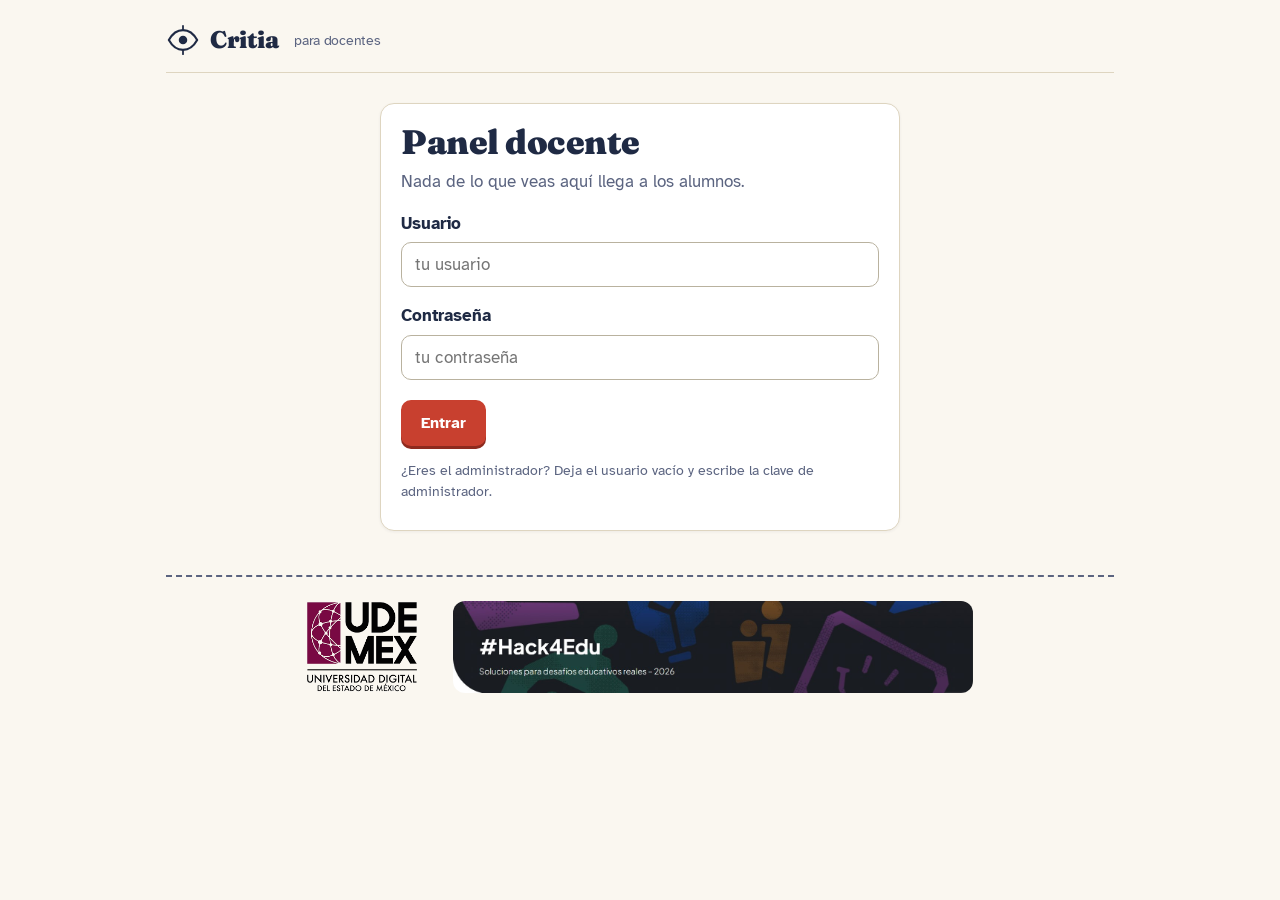
<file: frontend/docente.html>
<!doctype html>
<html lang="es">
<head>
<meta charset="utf-8">
<meta name="viewport" content="width=device-width, initial-scale=1">
<title>Critia · Panel docente</title>
<link rel="stylesheet" href="assets/css/estilo.css">
<style>
  .contenedor { max-width: 1100px; }
  .pestanas { display: flex; gap: 0; flex-wrap: wrap; margin-bottom: 20px; border-bottom: var(--trazo) solid var(--tinta); }
  .pestana { background: transparent; border: 0; border-bottom: 4px solid transparent; margin-bottom: -2px; color: var(--tinta-suave); padding: 10px 14px; font-weight: 700; cursor: pointer; font-size: 15px; font-family: var(--sans); }
  .pestana.activa { color: var(--tinta); border-bottom-color: var(--sello); }
  .pestana .n { background: var(--ambar); color: var(--tinta); border-radius: 999px; padding: 1px 8px; margin-left: 6px; font-size: 12px; }
  table { width: 100%; border-collapse: collapse; font-size: 15px; }
  th, td { text-align: left; padding: 10px 8px; border-bottom: 1px solid var(--papel-3); vertical-align: top; }
  th { color: var(--tinta-suave); font-weight: 700; font-size: 13px; border-bottom: var(--trazo) solid var(--tinta); }
  .kpis { display: grid; grid-template-columns: repeat(4, 1fr); gap: 14px; margin: 6px 0 22px; }
  .kpi { border-top: var(--trazo) solid var(--tinta); padding: 10px 0 0; }
  .kpi b { display: block; font-family: var(--serif); font-weight: 900; font-size: 40px; line-height: 1; color: var(--tinta); }
  .kpi span { font-size: 14px; color: var(--tinta-suave); }
  .tag { display: inline-block; font-size: 12px; font-weight: 700; padding: 2px 9px; border-radius: 999px; border: 2px solid var(--tinta-suave); color: var(--tinta-suave); background: transparent; }
  .tag.ok { color: var(--hierba); border-color: var(--hierba); } .tag.mal { color: var(--sello); border-color: var(--sello); } .tag.aviso { color: var(--tinta); border-color: var(--ambar); background: var(--ambar-claro); }
  .reflexion-card { border: var(--trazo) solid var(--tinta); border-radius: var(--r); padding: 16px; margin-bottom: 14px; background: #fff; }
  .reflexion-card .texto { background: var(--papel); border-left: 4px solid var(--tinta); padding: 10px 14px; margin: 10px 0; white-space: pre-wrap; font-size: 16px; }
  .rubrica { font-size: 14px; }
  .rubrica label { display: flex; gap: 10px; align-items: flex-start; font-weight: 400; margin: 6px 0; cursor: pointer; }
  .rubrica input { width: 18px; height: 18px; accent-color: var(--hierba); }
  .fila-acciones { display: flex; gap: 8px; align-items: center; flex-wrap: wrap; margin-top: 12px; }
  .fila-acciones input[type=text] { flex: 1; min-width: 200px; padding: 8px 12px; font-size: 14px; }
  .btn-peq { padding: 8px 14px; font-size: 14px; }
  .caso-detalle { background: var(--papel); border-radius: var(--r); padding: 12px; margin-top: 8px; font-size: 14px; white-space: pre-wrap; }
  .barrita { height: 10px; border: 2px solid var(--tinta); border-radius: 5px; overflow: hidden; display: flex; background: var(--papel); }
  .barrita > i { display: block; height: 100%; }
  .b-ok { background: var(--hierba); } .b-mej { background: var(--ambar); } .b-mal { background: var(--sello); }
  .ficha-equipo { vertical-align: middle; margin-right: 6px; }
  details summary { cursor: pointer; font-weight: 700; }
  .vacio { color: var(--tinta-suave); padding: 24px 0; }
  .caso-edit label { margin-top: 10px; font-size: 14px; }
  .caso-edit input[type=text], .caso-edit textarea { font-size: 15px; padding: 8px 10px; }
  .caso-edit textarea { min-height: 72px; }
  @media (max-width: 700px) { .kpis { grid-template-columns: repeat(2, 1fr); } }

  /* ---- Panel sencillo: cuatro secciones, tarjetas suaves y más aire ---- */
  body { background: #FAF7F0; }
  .contenedor { max-width: 980px; }
  .cabecera { border-bottom: 1px solid var(--papel-3); }
  .pestanas { border-bottom: 1px solid var(--papel-3); gap: 4px; margin-bottom: 14px; }
  .pestana { font-size: 16px; padding: 12px 16px; min-height: 48px; border-radius: 10px 10px 0 0; }
  .pestana.activa { background: #fff; }
  .subnav { display: flex; gap: 8px; flex-wrap: wrap; margin-bottom: 18px; }
  .subnav:empty { display: none; }
  .subnav button { border: 1px solid var(--papel-3); background: #fff; border-radius: 999px; padding: 8px 16px; font: inherit; font-size: 14px; font-weight: 700; color: var(--tinta-suave); cursor: pointer; min-height: 40px; }
  .subnav button.activa { background: var(--tinta); color: #fff; border-color: var(--tinta); }
  .subnav .n { background: var(--ambar); color: var(--tinta); border-radius: 999px; padding: 0 7px; margin-left: 6px; font-size: 12px; }
  .reflexion-card, .tarjeta { border: 1px solid var(--papel-3); border-radius: 14px; box-shadow: 0 1px 3px rgba(31,42,68,.06); background: #fff; }
  #login.tarjeta { margin: 30px auto; }
  input[type=text], input[type=password], textarea, select { border-width: 1.5px; border-color: #B9B29F; border-radius: 10px; }
  .btn { border-radius: 10px; } .btn-primario { box-shadow: 0 3px 0 #8E2A1E; } .btn-primario:active { box-shadow: 0 1px 0 #8E2A1E; }
  .crear { background: #fff; border: 1px solid var(--papel-3); border-radius: 18px; padding: 26px 26px 22px; box-shadow: 0 2px 8px rgba(31,42,68,.07); }
  .crear h1 { font-size: 32px; margin: 0 0 6px; }
  .crear #a-tema { font-size: 20px; padding: 14px 16px; margin-top: 12px; }
  .crear-fila { display: flex; gap: 12px; flex-wrap: wrap; align-items: flex-end; margin-top: 4px; }
  .crear-fila > div { flex: 1 1 200px; }
  .crear .btn-primario { min-height: 52px; font-size: 17px; padding: 0 26px; margin-top: 18px; }
  .avanzado { margin-top: 14px; font-size: 15px; color: var(--tinta-suave); }
  .avanzado label { display: flex; gap: 8px; align-items: center; font-weight: 400; margin: 10px 0 6px; }
  .nota-caja { background: var(--ambar-claro); border-radius: 10px; padding: 10px 14px; font-size: 15px; margin-top: 12px; }
  .actividades { display: grid; grid-template-columns: repeat(auto-fill, minmax(280px, 1fr)); gap: 14px; }
  .actividad { background: #fff; border: 1px solid var(--papel-3); border-radius: 14px; padding: 16px; display: flex; flex-direction: column; gap: 8px; }
  .actividad h3 { font-family: var(--serif); font-size: 20px; margin: 0; }
  .actividad .codigo { font-family: var(--serif); font-weight: 900; font-size: 24px; letter-spacing: 3px; }
  .actividad .fila-acciones { margin-top: auto; padding-top: 6px; }
  .paso-tarea { border-top: 1px solid var(--papel-3); margin-top: 16px; padding-top: 12px; }
  .paso-tarea label { margin: 10px 0 4px; font-size: 13px; color: var(--tinta-suave); }
  .paso-tarea textarea { min-height: 72px; }
  .pt-cab { display: flex; align-items: center; gap: 10px; font-family: var(--serif); font-weight: 700; font-size: 17px; }
  .pt-cab b { width: 30px; height: 30px; border-radius: 50%; background: var(--tinta); color: #fff; display: grid; place-items: center; font-size: 15px; }
  .pasos-asist { display: flex; gap: 8px; margin: 0 0 18px; padding: 0; list-style: none; flex-wrap: wrap; }
  .pasos-asist li { display: flex; align-items: center; gap: 8px; padding: 8px 14px; border-radius: 999px; background: #fff; border: 1px solid var(--papel-3); color: var(--tinta-suave); font-weight: 700; font-size: 14px; }
  .pasos-asist li b { width: 24px; height: 24px; border-radius: 50%; background: var(--papel-3); color: var(--tinta); display: grid; place-items: center; font-size: 13px; }
  .pasos-asist li.activo { border-color: var(--tinta); color: var(--tinta); } .pasos-asist li.activo b { background: var(--sello); color: #fff; }
  .pasos-asist li.hecho b { background: var(--hierba); color: #fff; }
  .gen-lista { list-style: none; padding: 0; margin: 14px 0 0; display: grid; gap: 8px; }
  .gen-lista li { display: flex; justify-content: space-between; gap: 12px; background: #fff; border: 1px solid var(--papel-3); border-radius: 10px; padding: 10px 14px; }
  .gen-lista .estado { font-size: 14px; color: var(--tinta-suave); white-space: nowrap; }
  .gen-lista li.ok .estado { color: var(--hierba); font-weight: 700; } .gen-lista li.no .estado { color: var(--sello); }
  .gen-lista li.ahora { border-color: var(--ambar); background: var(--ambar-claro); }
  .previa { background: #fff; border: 1px solid var(--papel-3); border-radius: 16px; padding: 22px; box-shadow: 0 2px 8px rgba(31,42,68,.07); }
  .previa h2 { font-size: 26px; margin: 4px 0 10px; }
  .previa .globo-ia { background: #F3EEE2; border-radius: 14px 14px 14px 4px; padding: 14px 16px; white-space: pre-line; font-size: 17px; line-height: 1.55; }
  .previa .preg { font-family: var(--serif); font-weight: 700; font-size: 19px; margin: 16px 0 8px; }
  .previa .op { display: flex; gap: 10px; align-items: flex-start; padding: 10px 12px; border: 1px solid var(--papel-3); border-radius: 10px; margin-top: 6px; }
  .previa .op.ok { border: 2px solid var(--hierba); background: rgba(79,122,74,.08); }
  .previa .op b { flex: none; width: 26px; height: 26px; border-radius: 50%; background: var(--papel-2); display: grid; place-items: center; font-family: var(--serif); }
  .previa .op.ok b { background: var(--hierba); color: #fff; }
  .previa dl { margin: 16px 0 0; display: grid; grid-template-columns: 130px 1fr; gap: 8px 14px; font-size: 15px; }
  .previa dt { color: var(--tinta-suave); font-weight: 700; } .previa dd { margin: 0; }
  .rev-acciones { display: flex; gap: 10px; flex-wrap: wrap; align-items: center; margin-top: 18px; position: sticky; bottom: 0; background: #FAF7F0; padding: 12px 0; }
  .rev-acciones .btn-primario { min-height: 52px; padding: 0 28px; font-size: 17px; }
  .en-asistente .grupos-sel, .en-asistente label:has(+ .grupos-sel), .en-asistente .aprobar-caso, .en-asistente .asignar-caso, .en-asistente .borrar-caso { display: none; }
  .compartir { background: #fff; border: 1px solid var(--papel-3); border-radius: 18px; padding: 28px; text-align: center; box-shadow: 0 2px 8px rgba(31,42,68,.07); }
  .compartir .codigo-grande { font-family: var(--serif); font-weight: 900; font-size: 64px; letter-spacing: 10px; line-height: 1.1; margin: 8px 0; }
  .compartir ol { text-align: left; max-width: 460px; margin: 16px auto; font-size: 17px; } .compartir li { margin: 8px 0; }
  @media (max-width: 600px) { .previa dl { grid-template-columns: 1fr; gap: 2px 0; } .previa dt { margin-top: 8px; } .compartir .codigo-grande { font-size: 44px; letter-spacing: 6px; } .crear { padding: 20px 16px; } }
</style>
</head>
<body>
<div class="contenedor">
  <header class="cabecera">
    <a class="logo" href="index.html"><span class="ojo" id="logo-ojo"></span>Critia <span class="suave" style="font-family:var(--sans);font-weight:400;font-size:14px;margin-left:6px">para docentes</span></a>
    <div class="jugador" id="estado"></div>
  </header>

  <!-- Clave -->
  <section id="login" class="tarjeta" style="max-width:520px">
    <h1>Panel docente</h1>
    <p class="suave">Nada de lo que veas aquí llega a los alumnos.</p>
    <label for="usuario">Usuario</label>
    <input type="text" id="usuario" placeholder="tu usuario" autocomplete="username">
    <label for="clave">Contraseña</label>
    <input type="password" id="clave" placeholder="tu contraseña" autocomplete="current-password">
    <div class="acciones"><button class="btn btn-primario" id="entrar">Entrar</button></div>
    <p class="peq suave" style="margin-top:14px">¿Eres el administrador? Deja el usuario vacío y escribe la clave de administrador.</p>
  </section>

  <!-- Panel -->
  <section id="panel" class="oculto">
    <nav class="pestanas" id="pestanas" aria-label="Secciones del panel"></nav>
    <div class="subnav" id="subnav"></div>
    <div id="contenido"></div>
  </section>
  <footer class="pie-site">
    <img class="pie-udemex" src="assets/img/udemex.png" alt="Universidad Digital del Estado de México">
    <img class="pie-banner" src="assets/img/hack4edu.jpg" alt="#Hack4Edu · Soluciones para desafíos educativos reales – 2026">
  </footer>
</div>

<script src="assets/js/iconos.js"></script>
<script src="assets/js/api.js"></script>
<script>
(function () {
  document.getElementById('logo-ojo').innerHTML = ICONO.ojo;
  let auth = null;   // {tipo:'admin', clave} | {tipo:'docente', token}
  try { auth = JSON.parse(sessionStorage.getItem('ss_auth') || 'null'); } catch {}
  const H = () => auth?.tipo === 'admin' ? { 'x-admin': auth.clave } : { 'x-sesion': auth?.token || '' };
  let YO = null;     // {admin, usuario, nombre, grupos}
  const $ = s => document.getElementById(s);
  let META = null;

  // Cuatro secciones; cada una agrupa las vistas de antes
  const SECCIONES = {
    inicio: { nombre: 'Inicio', subs: [] },
    revisar: { nombre: 'Por revisar', subs: [['avances', 'Avances de tarea'], ['porAprobar', 'Casos'], ['reflexiones', 'Reflexiones'], ['insignias', 'Insignias']] },
    seguimiento: { nombre: 'Seguimiento', subs: [['resumen', 'Resumen'], ['alumnos', 'Alumnos'], ['alertas', 'Alertas']] },
    ajustes: { nombre: 'Ajustes', subs: [['grupos', 'Grupos y mapas'], ['generar', 'Generar con opciones'], ['banco', 'Banco de casos'], ['profesores', 'Profesores']] },
  };
  let activa = 'inicio';
  const subActiva = { revisar: 'porAprobar', seguimiento: 'resumen', ajustes: 'grupos' };
  let enAsistente = false;   // mientras el asistente de actividad está abierto, no se repinta el contenido
  let elegirSub = true;      // al entrar a una sección sin indicar pestaña, se abre la primera que tenga pendientes
  function irA(seccion, sub) { activa = seccion; if (sub) subActiva[seccion] = sub; elegirSub = !sub; enAsistente = false; return pintarPestanas(); }

  async function abrirPanel() {
    YO = await api('/docente/yo', 'GET', null, H());
    if (YO.admin) { activa = 'ajustes'; subActiva.ajustes = 'profesores'; }
    $('login').classList.add('oculto'); $('panel').classList.remove('oculto');
    META = await api('/meta');
    $('estado').innerHTML = `<span class="peq">${esc(YO.nombre)}</span><a class="btn btn-enlace" href="guia.html" target="_blank">guía</a><button class="btn btn-enlace" id="salir">salir</button>`;
    $('salir').onclick = async () => { if (auth?.tipo === 'docente') { try { await api('/docente/logout', 'POST', null, H()); } catch {} } try { sessionStorage.removeItem('ss_auth'); } catch {} location.reload(); };
    await pintarPestanas();
  }

  async function entrar() {
    const u = $('usuario').value.trim(), c = $('clave').value;
    try {
      if (!u) { auth = { tipo: 'admin', clave: c }; await api('/docente/yo', 'GET', null, H()); }
      else { const s = await api('/docente/login', 'POST', { usuario: u, password: c }); auth = { tipo: 'docente', token: s.token }; }
      try { sessionStorage.setItem('ss_auth', JSON.stringify(auth)); } catch {}
      await abrirPanel();
    } catch (e) { auth = null; toast(u ? 'Usuario o contraseña incorrectos' : 'Clave de administrador incorrecta'); }
  }
  $('entrar').onclick = entrar;
  $('clave').onkeydown = e => { if (e.key === 'Enter') entrar(); };
  $('usuario').onkeydown = e => { if (e.key === 'Enter') $('clave').focus(); };
  if (auth) abrirPanel().catch(() => { auth = null; try { sessionStorage.removeItem('ss_auth'); } catch {} });

  async function pintarPestanas() {
    const [ref, sug, ale, casos] = await Promise.all([
      api('/docente/reflexiones', 'GET', null, H()), api('/docente/sugerencias', 'GET', null, H()),
      api('/docente/alertas', 'GET', null, H()), api('/docente/casos', 'GET', null, H())]);
    const avs = await api('/docente/avances', 'GET', null, H());
    const conteo = { avances: avs.length, porAprobar: casos.filter(c => c.provisional).length, reflexiones: ref.length, insignias: sug.length, alertas: ale.length };
    const deSeccion = { revisar: conteo.avances + conteo.porAprobar + conteo.reflexiones + conteo.insignias, seguimiento: conteo.alertas };
    const visibles = Object.keys(SECCIONES).filter(k => !(YO.admin && k === 'inicio'));
    const subsDe = k => SECCIONES[k].subs.filter(([v]) => YO.admin ? v !== 'grupos' : v !== 'profesores');
    $('pestanas').innerHTML = visibles.map(k => `
      <button class="pestana ${k === activa ? 'activa' : ''}" data-k="${k}"${k === activa ? ' aria-current="page"' : ''}>${SECCIONES[k].nombre}${deSeccion[k] ? `<span class="n">${deSeccion[k]}</span>` : ''}</button>`).join('');
    [...$('pestanas').children].forEach(b => b.onclick = () => irA(b.dataset.k));
    const subs = subsDe(activa);
    if (subs.length && elegirSub) { const conPendientes = subs.find(([v]) => conteo[v]); if (conPendientes) subActiva[activa] = conPendientes[0]; }
    elegirSub = false;
    if (subs.length && !subs.some(([v]) => v === subActiva[activa])) subActiva[activa] = subs[0][0];
    $('subnav').innerHTML = enAsistente ? '' : subs.map(([v, n]) => `<button class="${v === subActiva[activa] ? 'activa' : ''}" data-v="${v}">${n}${conteo[v] ? `<span class="n">${conteo[v]}</span>` : ''}</button>`).join('');
    [...$('subnav').children].forEach(b => b.onclick = () => irA(activa, b.dataset.v));
    if (enAsistente) return;
    await VISTAS[subs.length ? subActiva[activa] : activa]();
  }

  // Mapas de los que el docente es autor (solo en esos puede aprobar casos)
  function misMapas() {
    return (YO?.grupos || []).flatMap(g => (g.mapas || []).filter(m => YO.admin || m.docente === YO.usuario).map(m => ({ ...m, grupo_nombre: g.nombre })));
  }
  function habDe(c) {
    const clave = c.habilidad || (META.postulados.find(p => p.n === c.postulado) || {}).habilidad;
    return (META.marco_teorico?.habilidades || []).find(h => h.clave === clave);
  }
  function habTxt(c) { const h = habDe(c); return h ? `${esc(h.nombre)} <span class="suave">(${esc(h.autor)})</span>` : ''; }
  const nivelEdad = n => ((META?.marco_teorico?.niveles || []).find(x => x.n === n) || {}).edad || '';
  const NIVEL = { 1: ['Automático', 'ok'], 2: ['Aprobación rápida', 'aviso'], 3: ['Lectura completa', 'mal'] };
  function tarjetaCaso(c) {
    return `<div class="reflexion-card caso-edit" data-id="${esc(c.id)}">
      <div style="display:flex;justify-content:space-between;gap:8px;flex-wrap:wrap;align-items:center">
        <div><span class="tag">${esc(c.id)}</span> <span class="tag ${NIVEL[c.nivel_revision]?.[1] || ''}">${NIVEL[c.nivel_revision]?.[0] || ''}</span> ${c.provisional ? '<span class="tag aviso">provisional</span>' : '<span class="tag ok">aprobado</span>'}</div>
        <div class="peq suave">Misión ${c.mision} · postulado ${c.postulado} · ${habTxt(c)}${c.nivel ? ' · <b>nivel ' + c.nivel + '</b>' : ''}${c.tema ? ' · tema: ' + esc(c.tema) : ''}</div>
      </div>
      <label>Título</label><input type="text" class="f-titulo" value="${esc(c.titulo)}">
      <label>Situación</label><textarea class="f-situacion">${esc(c.situacion)}</textarea>
      <label>Pregunta</label><input type="text" class="f-pregunta" value="${esc(c.pregunta)}">
      <label>Opciones <span class="peq suave">(marca la correcta)</span></label>
      ${(c.opciones || []).map((o, i) => `<div style="display:flex;gap:8px;align-items:center;margin:4px 0">
        <input type="radio" name="ok-${esc(c.id)}" value="${i}" ${o.correcta ? 'checked' : ''}>
        <b>${o.clave}</b><input type="text" class="f-op" data-i="${i}" value="${esc(o.texto)}" style="flex:1">
      </div>`).join('')}
      <label>Pista suave <span class="suave peq">(pregunta general que activa la habilidad)</span></label><input type="text" class="f-pista_suave" value="${esc(c.pista_suave || '')}">
      <label>Pista fuerte <span class="suave peq">(señala dónde está el fallo, sin resolverlo)</span></label><input type="text" class="f-pista" value="${esc(c.pista_fuerte || c.pista || '')}">
      <label>Explicación</label><textarea class="f-explicacion">${esc(c.explicacion)}</textarea>
      <label>Reflexión</label><input type="text" class="f-reflexion" value="${esc(c.reflexion || '')}">
      <label>Grupos que verán este caso</label>
      <div class="grupos-sel">${misMapas().map(m => `<label style="display:inline-flex;gap:6px;align-items:center;margin:0 14px 6px 0;font-weight:400"><input type="checkbox" value="${m.id}" ${((c.mapas || []).includes(m.id) || (c.provisional && c.tema && m.nombre === c.tema)) ? 'checked' : ''}> ${esc(m.nombre)} <span class="peq suave">grupo ${esc(m.grupo_nombre)}</span></label>`).join('') || '<span class="peq suave">No tienes mapas todavía. Crea una actividad en Inicio.</span>'}</div>
      <div class="fila-acciones">
        <button class="btn btn-secundario btn-peq guardar-caso">Guardar cambios</button>
        ${c.provisional ? '<button class="btn btn-primario btn-peq aprobar-caso">Aprobar para esos mapas</button>' : '<button class="btn btn-secundario btn-peq asignar-caso">Actualizar mapas</button>'}
        <button class="btn btn-enlace btn-peq borrar-caso" style="color:var(--mal)">Descartar</button>
      </div></div>`;
  }
  function leerTarjeta(card) {
    const ops = [...card.querySelectorAll('.f-op')].map((inp, i) => ({ clave: 'ABC'[i], texto: inp.value, correcta: false, tipo_error: null }));
    const sel = card.querySelector('input[type=radio]:checked');
    const ci = sel ? +sel.value : 1;
    ops.forEach((o, i) => { o.correcta = i === ci; });
    return { titulo: card.querySelector('.f-titulo').value, situacion: card.querySelector('.f-situacion').value,
             pregunta: card.querySelector('.f-pregunta').value, pista: card.querySelector('.f-pista').value,
             pista_fuerte: card.querySelector('.f-pista').value, pista_suave: card.querySelector('.f-pista_suave').value,
             explicacion: card.querySelector('.f-explicacion').value, reflexion: card.querySelector('.f-reflexion').value, opciones: ops };
  }
  function enlazarTarjetas() {
    [...document.querySelectorAll('.caso-edit')].forEach(card => {
      const id = card.dataset.id;
      const guardar = async () => {
        // conserva tipo_error de las incorrectas si existían
        const actual = (await api('/docente/casos', 'GET', null, H())).find(c => c.id === id);
        const cambios = leerTarjeta(card);
        cambios.opciones.forEach((o, i) => { if (!o.correcta) o.tipo_error = (actual?.opciones?.[i]?.tipo_error) || actual?.familia_error || 'acepta_sin_evidencia'; });
        const r = await api(`/docente/casos/${id}`, 'PUT', { cambios }, H());
        if (r && r.avisos && r.avisos.length) toast('Guardado, con avisos: ' + r.avisos.join(' · '), 7000);
        return r;
      };
      card._guardar = guardar;
      card.querySelector('.guardar-caso').onclick = async () => { try { const r = await guardar(); if (!(r && r.avisos && r.avisos.length)) toast('Guardado'); } catch (e) { toast(e.message); } };
      const mapasSel = () => [...card.querySelectorAll('.grupos-sel input:checked')].map(i => +i.value);
      const ap = card.querySelector('.aprobar-caso');
      if (ap) ap.onclick = async () => {
        const ms = mapasSel();
        if (!ms.length) { toast('Marca al menos un mapa'); return; }
        try { await guardar(); await api(`/docente/casos/${id}/aprobar`, 'POST', { mapas: ms }, H()); toast(`Aprobado para ${ms.length} mapa(s)`); card.querySelector('.tag.aviso').outerHTML = '<span class="tag ok">aprobado</span>'; ap.outerHTML = '<button class="btn btn-secundario btn-peq asignar-caso">Actualizar mapas</button>'; enlazarTarjetas(); } catch (e) { toast(e.message); }
      };
      const asg = card.querySelector('.asignar-caso');
      if (asg) asg.onclick = async () => { try { await api(`/docente/casos/${id}/mapas`, 'PUT', { mapas: mapasSel() }, H()); toast('Mapas actualizados'); } catch (e) { toast(e.message); } };
      card.querySelector('.borrar-caso').onclick = async () => { try { await api(`/docente/casos/${id}`, 'DELETE', null, H()); card.remove(); toast('Descartado'); } catch (e) { toast(e.message); } };
    });
  }

  const VISTAS = {
    async grupos() {
      const yo = await api('/docente/yo', 'GET', null, H()); YO = yo;
      const niveles = META.marco_teorico?.niveles || [];
      $('contenido').innerHTML = `<h2>Grupos y mapas</h2>
        <p class="suave" style="max-width:66ch">Un <b>grupo</b> es el salón: tiene un código de 6 letras, un nivel y sus equipos. Dentro del grupo, cada profesor crea su <b>mapa</b> (su materia o tema). Los alumnos entran una sola vez con el código y eligen en qué mapa trabajar. Los equipos compiten por territorios en todos los mapas; eso se ve en el <b>Universo</b>.</p>
        <div style="display:grid;grid-template-columns:1fr 1fr;gap:18px;align-items:start">
          <div class="tarjeta" style="margin:0">
            <b>Crear un grupo nuevo</b>
            <p class="peq suave" style="margin:4px 0 8px">El nivel decide qué versión de los casos ven: ${niveles.map(n => `<b>${n.n}</b> = ${esc(n.edad)}`).join(' · ')}.</p>
            <input type="text" id="g-nombre" placeholder="Nombre del grupo, por ejemplo 2°A" maxlength="40">
            <div class="fila-acciones" style="margin-top:8px"><select id="g-nivel" style="width:auto">${niveles.map(n => `<option value="${n.n}" ${n.n === 2 ? 'selected' : ''}>Nivel ${n.n} · ${esc(n.edad)}</option>`).join('')}</select>
            <button class="btn btn-primario btn-peq" id="g-crear">Crear grupo</button></div>
          </div>
          <div class="tarjeta" style="margin:0">
            <b>Unirme a un grupo que ya existe</b>
            <p class="peq suave" style="margin:4px 0 8px">Si otro profesor ya creó el grupo, pídele el código y crea tu propio mapa dentro de él.</p>
            <div class="fila-acciones"><input type="text" id="g-unirse" placeholder="código de 6 letras" maxlength="6" style="text-transform:uppercase;letter-spacing:2px;font-weight:700"><button class="btn btn-secundario btn-peq" id="g-unirse-ok">Unirme</button></div>
          </div>
        </div>
        ${yo.grupos.length ? yo.grupos.map(g => `
          <div class="reflexion-card" style="margin-top:18px">
            <div style="display:flex;justify-content:space-between;gap:10px;flex-wrap:wrap;align-items:center">
              <div><span style="font-family:var(--serif);font-weight:700;font-size:20px">${esc(g.nombre)}</span>
                <span style="font-family:var(--serif);font-weight:900;font-size:22px;letter-spacing:3px;margin-left:12px">${esc(g.codigo)}</span>
                <span class="peq suave" style="margin-left:10px">${g.alumnos} alumno(s) · profesores: ${(g.profesores || []).map(p => esc(p.nombre)).join(', ')}</span></div>
              <div class="fila-acciones" style="margin:0">
                <select class="g-nivel-sel" data-c="${esc(g.codigo)}" data-n="${esc(g.nombre)}" style="width:auto;padding:4px 8px">${[1, 2, 3].map(n => `<option value="${n}" ${(g.nivel || 2) === n ? 'selected' : ''}>Nivel ${n} · ${esc(nivelEdad(n))}</option>`).join('')}</select>
                <a class="btn btn-secundario btn-peq" href="tablero.html?grupo=${esc(g.codigo)}" target="_blank">Tablero</a>
                <a class="btn btn-secundario btn-peq" href="universo.html?grupo=${esc(g.codigo)}" target="_blank">Universo</a>
              </div>
            </div>
            <table style="margin-top:10px"><thead><tr><th>Mapa (materia o tema)</th><th>Profesor</th><th>Casos propios aprobados</th><th>Mostrar</th><th></th></tr></thead><tbody>
              ${(g.mapas || []).map(m => `<tr><td><b>${esc(m.nombre)}</b></td><td>${esc(m.docente_nombre || m.docente)}</td><td>${m.casos_propios}</td>
                <td>${(YO.admin || m.docente === YO.usuario) ? `<label style="display:flex;gap:6px;align-items:center;font-weight:400;margin:0"><input type="checkbox" class="m-solo" data-id="${m.id}" ${m.solo_propios ? 'checked' : ''}> solo los casos de este mapa</label>` : (m.solo_propios ? 'solo sus casos' : 'banco y sus casos')}</td>
                <td class="fila-acciones" style="margin:0">${(YO.admin || m.docente === YO.usuario) ? `<button class="btn btn-enlace btn-peq m-ren" data-id="${m.id}" data-n="${esc(m.nombre)}">Renombrar</button>` : ''}
                <a class="btn btn-enlace btn-peq" href="tablero.html?grupo=${esc(g.codigo)}&mapa=${m.id}" target="_blank">Tablero</a></td></tr>`).join('') || '<tr><td colspan="5" class="suave">Todavía no hay mapas en este grupo.</td></tr>'}
            </tbody></table>
            ${YO.admin ? '' : `<div class="fila-acciones" style="margin-top:8px"><input type="text" class="m-nombre" data-c="${esc(g.codigo)}" placeholder="Nuevo mapa: materia o tema, por ejemplo Geografía · Ríos de México" maxlength="60"><button class="btn btn-primario btn-peq m-crear" data-c="${esc(g.codigo)}">Crear mi mapa</button></div>`}
          </div>`).join('') : '<div class="vacio" style="margin-top:18px">Todavía no tienes grupos.</div>'}`;
      $('g-crear').onclick = async () => {
        const n = $('g-nombre').value.trim(); if (!n) return;
        try { const g = await api('/docente/grupos', 'POST', { nombre: n, nivel: +$('g-nivel').value }, H()); toast(`Grupo creado. Código: ${g.codigo}.`, 6000); VISTAS.grupos(); } catch (e) { toast(e.message); }
      };
      $('g-unirse-ok').onclick = async () => {
        const c = $('g-unirse').value.trim().toUpperCase(); if (c.length !== 6) { toast('El código tiene 6 letras'); return; }
        try { const r = await api('/docente/grupos/unirse', 'POST', { codigo: c }, H()); toast(`Te uniste al grupo ${r.nombre}. Crea tu mapa.`, 5000); VISTAS.grupos(); } catch (e) { toast(e.message); }
      };
      [...$('contenido').querySelectorAll('.g-nivel-sel')].forEach(sel => sel.onchange = async () => {
        try { await api(`/docente/grupos/${sel.dataset.c}`, 'PUT', { nombre: sel.dataset.n, nivel: +sel.value }, H()); toast('Nivel actualizado'); } catch (e) { toast(e.message); }
      });
      [...$('contenido').querySelectorAll('.m-crear')].forEach(b => b.onclick = async () => {
        const inp = $('contenido').querySelector(`.m-nombre[data-c="${b.dataset.c}"]`); const n = inp.value.trim(); if (n.length < 2) { toast('Escribe el nombre del mapa'); return; }
        try { await api('/docente/mapas', 'POST', { codigo: b.dataset.c, nombre: n }, H()); toast('Mapa creado'); VISTAS.grupos(); } catch (e) { toast(e.message); }
      });
      [...$('contenido').querySelectorAll('.m-solo')].forEach(c => c.onchange = async () => {
        try { await api(`/docente/mapas/${c.dataset.id}/solo-propios`, 'PUT', { valor: c.checked }, H()); toast(c.checked ? 'Los alumnos verán solo los casos de este mapa' : 'Los alumnos verán el banco y los casos de este mapa'); } catch (e) { c.checked = !c.checked; toast(e.message); }
      });
      [...$('contenido').querySelectorAll('.m-ren')].forEach(b => b.onclick = async () => {
        const n = prompt('Nuevo nombre del mapa:', b.dataset.n); if (!n) return;
        try { await api(`/docente/mapas/${b.dataset.id}`, 'PUT', { nombre: n }, H()); VISTAS.grupos(); } catch (e) { toast(e.message); }
      });
    },

    async profesores() {
      const lista = await api('/admin/docentes', 'GET', null, H());
      $('contenido').innerHTML = `<h2>Profesores</h2>
        <p class="suave" style="max-width:60ch">Crea una cuenta por profesor. Cada uno entra con su usuario y contraseña, crea sus grupos y solo ve lo suyo.</p>
        <div style="display:grid;grid-template-columns:1fr 1fr 1fr auto;gap:10px;align-items:end;max-width:800px">
          <div><label>Usuario</label><input type="text" id="d-usuario" placeholder="p. ej. mlopez" maxlength="30"></div>
          <div><label>Nombre</label><input type="text" id="d-nombre" placeholder="María López" maxlength="60"></div>
          <div><label>Contraseña</label><input type="text" id="d-pass" placeholder="mínimo 6 caracteres" maxlength="60"></div>
          <button class="btn btn-primario btn-peq" id="d-crear" style="margin-bottom:2px">Crear</button>
        </div>
        ${lista.length ? `<table style="margin-top:18px"><thead><tr><th>Nombre</th><th>Usuario</th><th>Grupos</th><th>Estado</th><th></th></tr></thead><tbody>
          ${lista.map(d => `<tr><td><b>${esc(d.nombre)}</b></td><td>${esc(d.usuario)}</td><td>${d.grupos}</td><td>${d.activo ? '<span class="tag ok">activo</span>' : '<span class="tag mal">inactivo</span>'}</td>
            <td class="fila-acciones" style="margin:0"><button class="btn btn-secundario btn-peq d-pass" data-u="${esc(d.usuario)}">Nueva contraseña</button><button class="btn btn-enlace btn-peq d-act" data-u="${esc(d.usuario)}" data-a="${d.activo ? 0 : 1}">${d.activo ? 'Desactivar' : 'Activar'}</button></td></tr>`).join('')}
          </tbody></table>` : '<div class="vacio">Todavía no hay profesores.</div>'}`;
      $('d-crear').onclick = async () => {
        try { await api('/admin/docentes', 'POST', { usuario: $('d-usuario').value, nombre: $('d-nombre').value, password: $('d-pass').value }, H()); toast('Profesor creado'); VISTAS.profesores(); } catch (e) { toast(e.message, 5000); }
      };
      [...$('contenido').querySelectorAll('.d-pass')].forEach(b => b.onclick = async () => {
        const p = prompt(`Nueva contraseña para ${b.dataset.u} (mínimo 6 caracteres):`); if (!p) return;
        try { await api(`/admin/docentes/${b.dataset.u}/password`, 'PUT', { password: p }, H()); toast('Contraseña cambiada'); } catch (e) { toast(e.message); }
      });
      [...$('contenido').querySelectorAll('.d-act')].forEach(b => b.onclick = async () => {
        try { await api(`/admin/docentes/${b.dataset.u}/activo?activo=${b.dataset.a === '1'}`, 'PUT', null, H()); VISTAS.profesores(); } catch (e) { toast(e.message); }
      });
    },

    async generar() {
      const est = await api('/docente/generador/estado', 'GET', null, H());
      const misionDe = n => (META.misiones.find(m => m.postulados.includes(n)) || {}).nombre || '';
      $('contenido').innerHTML = `<h2>Generar casos desde un tema</h2>
        <p class="suave peq">Escribe el tema de tu clase. Cada caso presenta <b>una respuesta de IA</b> con un fallo que el alumno debe detectar, redactada para el nivel que elijas. El sistema redacta los casos con el modelo <b>${esc(est.modelo)}</b>, los pasa por filtros automáticos: estructura completa, una sola opción correcta, cuentas verificadas, sin datos personales, y un <b>filtro de consistencia</b> (el mismo modelo, sin ver la clave, debe llegar a la misma respuesta; si no, el caso se descarta). Estos filtros no comprueban que los datos sean ciertos: <b>tú apruebas cada caso</b> en la pestaña Casos antes de que lo vean los alumnos.</p>
        ${est.configurado ? '' : '<p class="tag mal" style="display:inline-block;margin-bottom:10px">El servidor no tiene clave del modelo (LLM_API_KEY). Pídele al administrador que la configure.</p>'}
        <label for="g-tema">Tema</label>
        <input type="text" id="g-tema" placeholder="por ejemplo: porcentajes y descuentos, la Independencia de México, alimentación" maxlength="120">
        <label>Postulados a practicar <span class="suave peq">(elige uno o varios; cada uno genera sus propios casos y apunta a su insignia)</span></label>
        <div class="post-grid">
          ${META.postulados.map(p => { const h = habDe({ postulado: p.n }) || {}; return `<label class="post-card"><input type="checkbox" class="g-post" value="${p.n}">
            <div><div class="post-titulo">${p.n}. ${esc(p.corto)} <span class="suave" style="font-weight:400">· ${esc(p.nombre)}</span></div>
            <div class="peq">${esc(p.descripcion || '')}</div>
            <div class="peq"><b>Habilidad:</b> ${esc(h.nombre || '')} <span class="suave">(${esc(h.autor || '')})</span> · <b>Insignia:</b> ${esc(p.insignia || '')} · <span class="suave">misión ${esc(misionDe(p.n))}</span></div></div></label>`; }).join('')}
        </div>
        <div style="display:grid;grid-template-columns:1fr 1fr;gap:12px;max-width:480px">
          <div><label for="g-nivel">Nivel</label>
            <select id="g-nivel">
              ${(META.marco_teorico?.niveles || []).map(n => `<option value="${n.n}" ${n.n === 2 ? 'selected' : ''}>${n.n} · ${esc(n.edad)}</option>`).join('')}
            </select></div>
          <div><label for="g-n">Cuántos por postulado</label>
            <select id="g-n">
              <option>1</option><option selected>2</option><option>3</option><option>4</option><option>5</option>
            </select></div>
        </div>
        <div class="acciones"><button class="btn btn-primario" id="g-go" ${est.configurado ? '' : 'disabled'}>Generar</button><span id="g-estado" class="suave peq"></span></div>
        <div id="g-resultado"></div>`;
      $('g-go').onclick = async () => {
        const tema = $('g-tema').value.trim();
        if (tema.length < 3) { toast('Escribe un tema'); return; }
        const posts = [...$('contenido').querySelectorAll('.g-post:checked')].map(x => +x.value);
        if (!posts.length) { toast('Elige al menos un postulado'); return; }
        if (posts.length > 4) { toast('Máximo 4 postulados por vez'); return; }
        $('g-go').disabled = true; $('g-estado').textContent = `Generando y revisando ${posts.length} postulado(s)... entre 20 y 60 segundos por cada uno.`;
        try {
          const r = await api('/docente/generar', 'POST', { tema, nivel: +$('g-nivel').value, postulados: posts, n: +$('g-n').value }, H());
          $('g-estado').textContent = '';
          $('g-resultado').innerHTML = `
            <h2 style="font-size:16px;margin-top:20px">${r.aceptados.length} caso(s) listos para revisar · ${r.rechazados.length} descartado(s) por los filtros</h2>
            ${r.aceptados.map(c => tarjetaCaso(c)).join('')}
            ${r.rechazados.length ? `<details style="margin-top:12px"><summary class="suave">Ver descartados y por qué</summary>${r.rechazados.map(x => `<div class="reflexion-card"><b>${esc(x.caso.titulo || 'sin título')}</b><div class="peq suave">${x.motivos.map(esc).join(' · ')}</div></div>`).join('')}</details>` : ''}`;
          enlazarTarjetas();
          $('g-tema').value = '';
        } catch (e) { $('g-estado').textContent = ''; toast(e.message, 6000); }
        $('g-go').disabled = false;
      };
    },

    async resumen() {
      const [r, tr] = await Promise.all([api('/docente/resumen', 'GET', null, H()), api('/docente/transferencia', 'GET', null, H())]);
      const t = r.totales;
      const tasa = t.errores_ini ? Math.round(100 * t.mejoraron / t.errores_ini) : 0;
      $('contenido').innerHTML = `
        <h2>Resumen del grupo</h2>
        <div class="kpis">
          <div class="kpi"><b>${t.alumnos || 0}</b><span>alumnos activos</span></div>
          <div class="kpi"><b>${t.intentos || 0}</b><span>casos resueltos</span></div>
          <div class="kpi"><b>${t.errores_ini || 0}</b><span>errores iniciales</span></div>
          <div class="kpi"><b>${tasa}%</b><span>de errores corregidos tras la pista</span></div>
        </div>
        <h2 style="font-size:16px">¿Revisan antes de confiar?</h2>
        <p class="suave peq">Los dos indicadores del objetivo del juego. Cuentan los casos jugados con la armadura (seguridad en cuatro niveles).</p>
        <div class="kpis" style="grid-template-columns:repeat(2,1fr);max-width:560px">
          <div class="kpi"><b>${t.con_armadura ? Math.round(100 * (t.revisaron || 0) / t.con_armadura) : 0}%</b><span>de los casos: el alumno usó «Revisar primero» antes de decidir (${t.revisaron || 0} de ${t.con_armadura || 0})</span></div>
          <div class="kpi"><b>${t.armadura_alta ? Math.round(100 * (t.abolladas || 0) / t.armadura_alta) : 0}%</b><span>de las veces que dijeron estar seguros (75 o 100), fallaron (${t.abolladas || 0} de ${t.armadura_alta || 0})</span></div>
        </div>
        <h2 style="font-size:16px">Entrenar → insignia → tarea real</h2>
        <p class="suave peq">Por mapa: cuántos alumnos entrenaron en Critia, cuántos ganaron al menos una insignia y cuántos aplicaron la habilidad en la investigación real (lo marcas tú en Alumnos → Tarea real).</p>
        ${tr.length ? `<table><thead><tr><th>Mapa</th><th>Grupo</th><th>Entrenaron</th><th>Con insignia</th><th>Aplicaron en la tarea</th><th>Tareas revisadas</th></tr></thead><tbody>
          ${tr.map(m => `<tr><td><b>${esc(m.nombre)}</b></td><td>${esc(m.grupo_nombre)}</td><td>${m.entrenaron}</td><td>${m.con_insignia}</td><td><b>${m.aplicaron}</b>${m.revisados ? ` <span class="peq suave">(${Math.round(100 * m.aplicaron / m.revisados)}% de las revisadas)</span>` : ''}</td><td>${m.revisados}</td></tr>`).join('')}
        </tbody></table>` : '<div class="vacio">Todavía no hay mapas con alumnos.</div>'}
        <h2 style="font-size:16px;margin-top:20px">Por caso</h2>
        <p class="suave peq">Verde: acertó sin pista. Ámbar: corrigió después de la pista. Rojo: siguió mal.</p>
        <table><thead><tr><th>Caso</th><th>N</th><th style="width:26%">Resultado</th><th>Ayuda que necesitaron</th><th>Conf. inicial → final</th><th>Dudas</th></tr></thead><tbody>
        ${r.por_caso.map(c => `<tr>
          <td><b>${esc(c.titulo)}</b><br><span class="peq suave">${c.caso_id}</span></td><td>${c.n}</td>
          <td><div class="barrita"><i class="b-ok" style="width:${100 * c.ok_ini / c.n}%"></i><i class="b-mej" style="width:${100 * c.mejoraron / c.n}%"></i><i class="b-mal" style="width:${100 * c.siguen_mal / c.n}%"></i></div>
              <span class="peq suave">${c.ok_ini} · ${c.mejoraron} · ${c.siguen_mal}</span></td>
          <td class="peq">solos <b>${c.solos || 0}</b> · con pregunta <b>${c.con_pregunta || 0}</b> · con señalamiento <b>${c.con_senalamiento || 0}</b>${c.pidieron ? ` · pidieron pista ${c.pidieron}` : ''}</td>
          <td>${c.conf_ini_prom ?? '-'} → ${c.conf_fin_prom ?? '-'}</td><td>${c.dudas || ''}</td></tr>`).join('') || '<tr><td colspan="6" class="vacio">Aún no hay casos resueltos</td></tr>'}
        </tbody></table>
        <h2 style="font-size:16px;margin-top:20px">Errores más frecuentes</h2>
        <table><tbody>${r.por_familia.map(f => `<tr><td>${esc(f.familia)}</td><td>${f.n}</td></tr>`).join('') || '<tr><td class="vacio">Sin datos</td></tr>'}</tbody></table>`;
    },

    async reflexiones() {
      const lista = await api('/docente/reflexiones', 'GET', null, H());
      if (!lista.length) { $('contenido').innerHTML = '<h2>Reflexiones</h2><div class="vacio">No hay reflexiones pendientes de revisar.</div>'; return; }
      $('contenido').innerHTML = `<h2>Reflexiones por revisar</h2><p class="suave peq">Marca los criterios que cumple; el puntaje se calcula solo. La nota es opcional.</p>` +
        lista.map(r => `
          <div class="reflexion-card" data-id="${r.id}">
            <div><span class="tag">${esc(r.caso_id)}</span> <span class="peq suave">${esc(r.seudonimo)} · ${esc((r.cierre || '').slice(0, 16).replace('T', ' '))}</span></div>
            <p class="peq suave" style="margin-top:8px"><b>Pregunta:</b> ${esc(r.pregunta)}</p>
            <div class="texto">${esc(r.reflexion)}</div>
            <div class="rubrica">${r.rubrica.map((c, i) => `<label><input type="checkbox" data-c="${i}"> ${esc(c)}</label>`).join('')}</div>
            <div class="fila-acciones">
              <input type="text" placeholder="Nota para ti (opcional)" class="nota">
              <button class="btn btn-primario btn-peq guardar">Guardar revisión</button>
            </div>
          </div>`).join('');
      [...document.querySelectorAll('.reflexion-card .guardar')].forEach(b => b.onclick = async () => {
        const card = b.closest('.reflexion-card');
        const puntaje = [...card.querySelectorAll('input[type=checkbox]')].filter(c => c.checked).length;
        await api('/docente/revision', 'POST', { intento_id: +card.dataset.id, puntaje, nota: card.querySelector('.nota').value }, H());
        card.remove(); toast('Revisión guardada'); pintarPestanas();
      });
    },

    async avances() {
      const lista = await api('/docente/avances', 'GET', null, H());
      if (!lista.length) { $('contenido').innerHTML = '<h2>Avances de tarea</h2><div class="vacio">No hay avances pendientes de revisar.</div>'; return; }
      $('contenido').innerHTML = `<h2>Avances de tarea por revisar</h2><p class="suave peq">Cada avance aceptado suma puntos al territorio del equipo. Si lo devuelves, escribe qué le falta: el alumno puede corregirlo y volver a enviarlo.</p>` +
        lista.map(v => `
          <div class="reflexion-card" data-s="${esc(v.seudonimo)}" data-m="${v.mapa_id}" data-n="${v.mision}">
            <div><span class="tag">Paso ${v.mision}</span> <b>${esc(v.paso ? v.paso.titulo : '')}</b> <span class="peq suave">· ${esc(v.seudonimo)} · ${escudoHtml(v.equipo)} ${esc(v.equipo)} · ${esc(v.mapa)} · ${esc((v.enviado || '').slice(0, 16).replace('T', ' '))}</span></div>
            ${v.paso ? `<p class="peq suave" style="margin-top:8px"><b>Se pidió:</b> ${esc(v.paso.instruccion)}${v.paso.entregable ? ` <b>Entrega:</b> ${esc(v.paso.entregable)}` : ''}</p>` : ''}
            <div class="texto">${esc(v.texto)}</div>
            <div class="fila-acciones">
              <input type="text" placeholder="Nota para el alumno (obligatoria si lo devuelves)" class="nota" maxlength="500">
              <button class="btn btn-primario btn-peq av-ok">Aceptar</button>
              <button class="btn btn-secundario btn-peq av-no">Devolver</button>
            </div>
          </div>`).join('');
      document.querySelectorAll('.reflexion-card[data-s]').forEach(card => {
        const enviar = async aceptar => {
          try {
            await api('/docente/avance', 'POST', { seudonimo: card.dataset.s, mapa: +card.dataset.m, mision: +card.dataset.n, aceptar, nota: card.querySelector('.nota').value }, H());
            card.remove(); toast(aceptar ? 'Avance aceptado' : 'Avance devuelto'); pintarPestanas();
          } catch (e) { toast(e.message, 5000); }
        };
        card.querySelector('.av-ok').onclick = () => enviar(true);
        card.querySelector('.av-no').onclick = () => enviar(false);
      });
    },

    async insignias() {
      const sug = await api('/docente/sugerencias', 'GET', null, H());
      const nombre = n => { const p = META.postulados.find(p => p.n === n) || {}; return p.insignia ? `${p.insignia} (postulado ${n}: ${p.corto})` : p.corto || n; };
      $('contenido').innerHTML = `<h2>Insignias por confirmar</h2>
        <p class="suave peq">El sistema sugiere cuando un alumno aplicó un postulado en ${sug[0]?.casos?.length || 2}+ casos sin pista. Tú decides si la otorgas.</p>
        ${sug.length ? `<table><thead><tr><th>Alumno</th><th>Postulado</th><th>Mapa</th><th>Casos</th><th></th></tr></thead><tbody>
          ${sug.map(s => `<tr><td>${esc(s.seudonimo)}</td><td><img src="assets/insignias/p${String(s.postulado).padStart(2, '0')}.png" style="width:28px;vertical-align:middle;border-radius:50%;margin-right:6px" onerror="this.remove()">${esc(nombre(s.postulado))}</td>
            <td class="peq">${esc(s.mapa || '')}</td><td class="peq suave">${s.casos.join(', ')}</td>
            <td><button class="btn btn-primario btn-peq" data-s="${esc(s.seudonimo)}" data-p="${s.postulado}" data-m="${s.mapa_id || ''}">Otorgar</button></td></tr>`).join('')}
          </tbody></table>` : '<div class="vacio">No hay sugerencias por ahora.</div>'}
        <h2 style="font-size:16px;margin-top:20px">Otorgar a mano</h2>
        <div class="fila-acciones">
          <input type="text" id="ins-seu" placeholder="seudónimo">
          <select id="ins-p" style="width:auto">${META.postulados.map(p => `<option value="${p.n}">${p.n}. ${esc(p.insignia || p.corto)} · ${esc(p.corto)}</option>`).join('')}</select>
          <select id="ins-m" style="width:auto">${(YO?.grupos || []).flatMap(g => (g.mapas || []).map(m => `<option value="${m.id}">${esc(m.nombre)} · ${esc(g.nombre)}</option>`)).join('')}</select>
          <button class="btn btn-secundario btn-peq" id="ins-ok">Otorgar</button>
        </div>`;
      [...$('contenido').querySelectorAll('button[data-s]')].forEach(b => b.onclick = async () => {
        await api('/docente/insignia', 'POST', { seudonimo: b.dataset.s, postulado: +b.dataset.p, mapa: b.dataset.m ? +b.dataset.m : null }, H()); toast('Insignia otorgada'); pintarPestanas();
      });
      $('ins-ok').onclick = async () => {
        const s = $('ins-seu').value.trim(); if (!s) return;
        try { await api('/docente/insignia', 'POST', { seudonimo: s, postulado: +$('ins-p').value, mapa: $('ins-m').value ? +$('ins-m').value : null }, H()); toast('Insignia otorgada'); pintarPestanas(); }
        catch (e) { toast(e.message); }
      };
    },

    async alertas() {
      const a = await api('/docente/alertas', 'GET', null, H());
      const texto = { pista_no_funciona_o_clave_mal: 'Más del 80% sigue mal tras la pista: revisa la clave o la pista', demasiado_facil: 'Nadie se equivoca: puede ser demasiado fácil', alumnos_reportan_duda: 'Varios alumnos marcaron el caso como dudoso' };
      $('contenido').innerHTML = `<h2>Alertas sobre casos</h2><p class="suave peq">Se calculan con al menos 5 intentos por caso. Son señales para revisar, no veredictos.</p>` +
        (a.length ? `<table><thead><tr><th>Caso</th><th>Señal</th><th>N</th></tr></thead><tbody>${a.map(x => `<tr><td>${esc(x.caso_id)}</td><td><span class="tag aviso">${esc(texto[x.tipo] || x.tipo)}</span></td><td>${x.n}</td></tr>`).join('')}</tbody></table>` : '<div class="vacio">Sin alertas. Hacen falta más intentos o todo va bien.</div>');
    },

    async porAprobar() {
      const prov = (await api('/docente/casos', 'GET', null, H())).filter(c => c.provisional);
      $('contenido').innerHTML = `<h2>Casos por aprobar</h2>
        <p class="suave peq">Revisa, corrige lo que haga falta y aprueba. Los alumnos no ven un caso hasta que lo apruebas.</p>
        ${prov.length ? prov.map(tarjetaCaso).join('') : '<div class="vacio">No hay casos pendientes. Para crear casos nuevos, escribe un tema en Inicio.</div>'}`;
      enlazarTarjetas();
    },

    async banco() {
      const resto = (await api('/docente/casos', 'GET', null, H())).filter(c => !c.provisional);
      const niv = NIVEL;
      $('contenido').innerHTML = `<h2>Banco de casos aprobados <span class="tag ok">${resto.length}</span></h2>
        <p class="suave peq">Incluye el banco base de Critia y tus casos aprobados. Abre un título para leer el caso completo.</p>
        <table><thead><tr><th>Título</th><th>Misión</th><th>Nivel (edad)</th><th>Habilidad</th><th>Revisión</th></tr></thead><tbody>
        ${resto.map(c => `<tr>
          <td><details><summary>${esc(c.titulo)}</summary><div class="caso-detalle"><b>Situación:</b> ${esc(c.situacion)}\n\n<b>Pregunta:</b> ${esc(c.pregunta)}\n${(c.opciones || []).map(o => `\n${o.clave}) ${esc(o.texto)} ${o.correcta ? '✓' : ''}`).join('')}\n\n<b>Pista:</b> ${esc(c.pista)}\n\n<b>Explicación:</b> ${esc(c.explicacion)}</div></details><span class="peq suave">${esc(c.id)}</span></td>
          <td>${c.mision}</td>
          <td class="peq">${c.nivel ? `<b>${c.nivel}</b> · ${esc(nivelEdad(c.nivel))}` : '—'}</td>
          <td class="peq">${habTxt(c)}</td>
          <td><span class="tag ${niv[c.nivel_revision]?.[1] || ''}">${niv[c.nivel_revision]?.[0] || c.nivel_revision || ''}</span></td></tr>`).join('')}
        </tbody></table>`;
    },

    async alumnos() {
      const lista = await api('/docente/alumnos', 'GET', null, H());
      const mapasDe = cod => ((YO.grupos.find(g => g.codigo === cod) || {}).mapas || []);
      $('contenido').innerHTML = `<h2>Alumnos</h2><p class="suave peq">Solo seudónimos. Haz clic en el seudónimo para ver su historial. En <b>Tarea real</b> marca, por mapa, si el alumno aplicó la habilidad en la investigación que entregó (su nota de uso de IA, sus fuentes): así se registra la transferencia fuera de Critia.</p>
        ${lista.length ? `<table><thead><tr><th>Seudónimo</th><th>Grupo</th><th>Equipo</th><th>Casos</th><th>Puntos</th><th>Revisó antes</th><th>Seguro y falló</th><th>Insignias</th><th>Tarea real</th></tr></thead><tbody>
        ${lista.map(a => `<tr><td style="cursor:pointer" data-s="${esc(a.seudonimo)}"><b>${esc(a.seudonimo)}</b></td><td>${esc((YO.grupos.find(g => g.codigo === a.grupo) || {}).nombre || a.grupo || '')}</td><td>${escudoHtml(a.equipo)} ${a.equipo}</td><td>${a.casos}</td><td>${a.puntos ?? a.sentidos}</td><td>${a.reviso_antes ?? 0}</td><td>${a.abolladas ?? 0}</td><td>${a.insignias}</td>
          <td class="peq">${mapasDe(a.grupo).map(m => `<label style="display:flex;gap:6px;align-items:center;font-weight:400;margin:0 0 4px"><input type="checkbox" class="tr-chk" data-s="${esc(a.seudonimo)}" data-m="${m.id}" ${(a.transferencia || {})[m.id]?.aplico ? 'checked' : ''}> ${esc(m.nombre)}</label>`).join('') || '<span class="suave">sin mapas</span>'}</td></tr>`).join('')}
        </tbody></table><div id="hist"></div>` : '<div class="vacio">Nadie se ha registrado todavía.</div>'}`;
      [...$('contenido').querySelectorAll('.tr-chk')].forEach(c => c.onchange = async () => {
        try { await api(`/docente/alumnos/${c.dataset.s}/transferencia`, 'PUT', { mapa: +c.dataset.m, aplico: c.checked }, H()); toast(c.checked ? 'Marcado: aplicó la habilidad en la tarea' : 'Desmarcado'); } catch (e) { toast(e.message); c.checked = !c.checked; }
      });
      [...$('contenido').querySelectorAll('td[data-s]')].forEach(tr => tr.onclick = async () => {
        const h = await api(`/docente/alumnos/${tr.dataset.s}`, 'GET', null, H());
        $('hist').innerHTML = `<h2 style="font-size:16px;margin-top:20px">Historial de ${esc(tr.dataset.s)}</h2>
          <table><thead><tr><th>Caso</th><th>Inicial</th><th>Tutor</th><th>Revisada</th><th>Ayuda que necesitó</th><th>Habilidades</th><th>Reflexión</th></tr></thead><tbody>
          ${h.map(i => `<tr>
            <td><b>${esc(i.titulo)}</b><br><span class="peq suave">${esc(i.inicio.slice(0, 16).replace('T', ' '))}</span></td>
            <td><span class="tag ${i.eval_ini === 'correcta' ? 'ok' : 'mal'}">${esc(i.clave_ini)} · ${i.conf_ini}</span>${i.just_ini ? `<br><span class="peq suave">"${esc(i.just_ini)}"</span>` : ''}</td>
            <td class="peq suave">${esc(i.accion_ini)}</td>
            <td><span class="tag ${i.eval_fin === 'correcta' ? 'ok' : 'mal'}">${esc(i.clave_fin)} · ${i.conf_fin}</span></td>
            <td>${({ solo: '<span class="tag ok">solo</span>', reviso: '<span class="tag ok">revisó y acertó</span>', con_pregunta: '<span class="tag ok">con una pregunta</span>', con_senalamiento: '<span class="tag aviso">con señalamiento</span>', no_resolvio: '<span class="tag mal">no lo resolvió</span>', abierta: '<span class="tag">abierta</span>' })[i.resolucion] || ''}${i.pista_pedida ? '<br><span class="peq suave">pidió pista</span>' : ''}${i.repeticion ? '<br><span class="peq suave">repetición</span>' : ''}</td>
            <td>${i.sentidos.length}/3</td>
            <td class="peq">${esc(i.reflexion || '')}${i.reporta_duda ? ' <span class="tag aviso">dudó del caso</span>' : ''}</td></tr>`).join('') || '<tr><td colspan="6" class="vacio">Sin casos cerrados</td></tr>'}
          </tbody></table>`;
        $('hist').scrollIntoView({ behavior: 'smooth' });
      });
    },
  };

  // =====================================================================
  // Inicio: un solo campo para el tema, y un asistente de tres pasos
  // =====================================================================
  const pasosAsistente = n => `<ol class="pasos-asist">${['Tema', 'Tarea', 'Casos', 'Compartir'].map((t, i) =>
    `<li class="${i + 1 < n ? 'hecho' : i + 1 === n ? 'activo' : ''}"${i + 1 === n ? ' aria-current="step"' : ''}><b>${i + 1 < n ? '✓' : i + 1}</b>${t}</li>`).join('')}</ol>`;
  const misionDe = n => META.misiones.find(m => m.n === n) || {};

  VISTAS.inicio = async function () {
    const [yo, est, lista, productos] = await Promise.all([api('/docente/yo', 'GET', null, H()), api('/docente/generador/estado', 'GET', null, H()), api('/docente/casos', 'GET', null, H()), api('/docente/productos', 'GET', null, H())]);
    YO = yo;
    const niveles = META.marco_teorico?.niveles || [];
    const mios = misMapas();
    const pendientesDe = m => lista.filter(c => c.provisional && c.tema === m.nombre);
    $('contenido').innerHTML = `
      <section class="crear">
        <h1>¿Qué tema vas a trabajar?</h1>
        <p class="suave" style="margin:0;max-width:62ch">Escribe el tema de tu clase. ${est.configurado ? 'Critia prepara un caso para cada uno de los ocho territorios del mapa y tú los revisas antes de que los vean tus alumnos.' : 'Critia crea un mapa con ese nombre y usa los casos del banco base.'}</p>
        <label for="a-tema" class="oculto">Tema</label>
        <input type="text" id="a-tema" placeholder="Por ejemplo: el ciclo del agua" maxlength="60" autocomplete="off">
        <div class="crear-fila">
          <div><label for="a-tipo">¿Qué van a elaborar?</label>
            <select id="a-tipo">${productos.map(x => `<option value="${esc(x.clave)}">${esc(x.nombre)}</option>`).join('')}</select></div>
        </div>
        <label for="a-alcances">Alcances <span class="suave peq" style="font-weight:400">(opcional: extensión, fecha de entrega, qué se permite hacer con la IA)</span></label>
        <textarea id="a-alcances" maxlength="400" placeholder="Por ejemplo: una página. Pueden usar IA para buscar ideas, no para redactar." style="min-height:64px"></textarea>
        <div class="crear-fila"><div style="flex:0 1 240px"><label for="a-entrega">Fecha de entrega <span class="suave peq" style="font-weight:400">(opcional)</span></label><input type="date" id="a-entrega" style="width:100%;padding:11px 13px;font:inherit;border:1.5px solid #B9B29F;border-radius:10px"></div>
          <p class="peq suave" style="flex:1 1 260px;margin:0 0 6px">Ese día gana el equipo que tenga más territorios.</p></div>
        <div class="crear-fila">
          <div><label for="a-grupo">Grupo</label>
            <select id="a-grupo">${yo.grupos.map(g => `<option value="${esc(g.codigo)}">${esc(g.nombre)} · ${esc(nivelEdad(g.nivel || 2))}</option>`).join('')}<option value="">Crear un grupo nuevo…</option></select></div>
          <div class="nuevo-grupo"><label for="a-gnombre">Nombre del grupo</label><input type="text" id="a-gnombre" placeholder="Por ejemplo: 2.º A" maxlength="40"></div>
          <div class="nuevo-grupo"><label for="a-gnivel">Edad de los alumnos</label>
            <select id="a-gnivel">${niveles.map(n => `<option value="${n.n}" ${n.n === 2 ? 'selected' : ''}>${esc(n.edad)}</option>`).join('')}</select></div>
        </div>
        ${est.configurado ? '' : '<div class="nota-caja">Este servidor no tiene configurada la generación de casos nuevos. La actividad usará el banco base de Critia. El administrador puede activarla con la clave del modelo.</div>'}
        <button class="btn btn-primario" id="a-crear">Crear actividad</button>
        ${est.configurado ? `<details class="avanzado"><summary>Más opciones</summary>
          <label><input type="checkbox" id="a-base"> No generar casos nuevos; usar el banco base de Critia</label>
          <p class="peq" style="margin:4px 0 0">¿Prefieres elegir los postulados a mano? <button class="btn btn-enlace" id="a-avanzado" style="padding:0">Abrir «Generar con opciones»</button></p>
        </details>` : ''}
      </section>
      <h2 style="margin-top:28px">Tus actividades</h2>
      ${mios.length ? `<div class="actividades">${mios.map(m => { const pen = pendientesDe(m).length; const g = yo.grupos.find(x => x.codigo === m.codigo) || {}; return `
        <div class="actividad">
          <h3>${esc(m.nombre)}</h3>
          <div class="peq suave">Grupo ${esc(m.grupo_nombre)} · ${g.alumnos || 0} alumno(s)</div>
          <div><span class="peq suave">Código para alumnos</span><div class="codigo">${esc(m.codigo)}</div></div>
          ${m.tarea_tipo ? `<div class="peq"><span class="tag ${m.tarea_aprobada ? 'ok' : 'aviso'}">${esc((productos.find(x => x.clave === m.tarea_tipo) || {}).nombre || 'Tarea')}${m.tarea_aprobada ? '' : ' · propuesta sin aprobar'}</span></div>` : ''}
          <div class="peq">${m.solo_propios ? `${m.casos_propios} caso(s) aprobados` : `Banco base${m.casos_propios ? ` y ${m.casos_propios} caso(s) propios` : ''}`}${pen ? ` · <b>${pen} por revisar</b>` : ''}</div>
          <div class="fila-acciones">
            ${pen ? `<button class="btn btn-primario btn-peq act-revisar" data-id="${m.id}">Revisar casos</button>` : ''}
            ${m.tarea_tipo ? `<button class="btn btn-secundario btn-peq act-tarea" data-id="${m.id}">${m.tarea_aprobada ? 'Ver la tarea' : 'Revisar la tarea'}</button>` : ''}
            <button class="btn btn-secundario btn-peq act-compartir" data-id="${m.id}">Compartir</button>
            <a class="btn btn-enlace btn-peq" href="universo.html?grupo=${encodeURIComponent(m.codigo)}" target="_blank">Ver mapa de equipos</a>
          </div>
        </div>`; }).join('')}</div>` : '<div class="vacio">Todavía no tienes actividades. Escribe un tema arriba para crear la primera.</div>'}`;

    const selG = $('a-grupo');
    const verNuevo = () => document.querySelectorAll('.nuevo-grupo').forEach(d => d.classList.toggle('oculto', selG.value !== ''));
    selG.onchange = verNuevo; verNuevo();
    if ($('a-avanzado')) $('a-avanzado').onclick = () => irA('ajustes', 'generar');
    $('a-tema').onkeydown = e => { if (e.key === 'Enter') $('a-crear').click(); };

    $('a-crear').onclick = async () => {
      const tema = $('a-tema').value.trim();
      if (tema.length < 3) { toast('Escribe el tema de tu clase'); $('a-tema').focus(); return; }
      $('a-crear').disabled = true;
      try {
        let g = yo.grupos.find(x => x.codigo === selG.value);
        if (!g) {
          const nombre = $('a-gnombre').value.trim();
          if (!nombre) { toast('Escribe el nombre del grupo'); $('a-gnombre').focus(); $('a-crear').disabled = false; return; }
          g = await api('/docente/grupos', 'POST', { nombre, nivel: +$('a-gnivel').value }, H());
        }
        const soloBase = !est.configurado || ($('a-base') && $('a-base').checked);
        const m = await api('/docente/mapas', 'POST', { codigo: g.codigo, nombre: tema }, H());
        const tarea = await api(`/docente/mapas/${m.id}/tarea`, 'POST', { tipo: $('a-tipo').value, tema, alcances: $('a-alcances').value, entrega: $('a-entrega').value || null }, H());
        if (!soloBase) await api(`/docente/mapas/${m.id}/solo-propios`, 'PUT', { valor: true }, H());
        pasoTarea(g, m, tarea, soloBase ? () => pasoCompartir(g, m) : () => pasoGenerar(g, m, tema));
      } catch (e) { toast(e.message, 6000); $('a-crear').disabled = false; }
    };
    const porId = id => { const m = mios.find(x => x.id === +id); return [yo.grupos.find(g => g.codigo === m.codigo), m]; };
    document.querySelectorAll('.act-tarea').forEach(b => b.onclick = async () => {
      const [g, m] = porId(b.dataset.id);
      pasoTarea(g, m, await api(`/docente/mapas/${m.id}/tarea`, 'GET', null, H()), () => irA('inicio'));
    });
    document.querySelectorAll('.act-compartir').forEach(b => b.onclick = () => pasoCompartir(...porId(b.dataset.id)));
    document.querySelectorAll('.act-revisar').forEach(b => b.onclick = () => { const [g, m] = porId(b.dataset.id); pasoRevisar(g, m, pendientesDe(m), 0); });
  };

  function abrirAsistente(html) { enAsistente = true; $('subnav').innerHTML = ''; $('contenido').innerHTML = html; window.scrollTo(0, 0); }

  // Paso 2: Critia propone la tarea (consigna y un paso por territorio); el docente la edita y la aprueba
  function pasoTarea(g, m, t, alSeguir) {
    abrirAsistente(`${pasosAsistente(2)}
      <h2 style="margin:0">Critia propone esta tarea</h2>
      <p class="suave" style="margin:4px 0 14px">Actividad «${esc(m.nombre)}». Cada paso corresponde a un territorio del mapa y trabaja la misma habilidad que su caso. Cambia lo que quieras: los alumnos verán la tarea cuando la apruebes.</p>
      <div class="previa">
        <label for="t-entrega" style="margin-top:0">Fecha de entrega <span class="suave peq" style="font-weight:400">(opcional; ese día gana el equipo con más territorios)</span></label>
        <input type="date" id="t-entrega" value="${esc(t.entrega || '')}" style="padding:9px 12px;font:inherit;border:1.5px solid #B9B29F;border-radius:10px">
        <label for="t-consigna">Lo que se le pide al grupo</label>
        <textarea id="t-consigna" style="min-height:120px" maxlength="1200">${esc(t.consigna)}</textarea>
        ${t.pasos.map(p => `<div class="paso-tarea" data-n="${p.mision}">
          <div class="pt-cab"><b>${p.mision}</b><span>${esc(misionDe(p.mision).nombre || '')}</span></div>
          <label>Paso</label><input type="text" class="pt-titulo" maxlength="80" value="${esc(p.titulo)}">
          <label>Qué hace el alumno</label><textarea class="pt-ins" maxlength="600">${esc(p.instruccion)}</textarea>
          <label>Qué entrega</label><input type="text" class="pt-ent" maxlength="300" value="${esc(p.entregable || '')}">
        </div>`).join('')}
      </div>
      <div class="rev-acciones">
        <button class="btn btn-primario" id="t-ok">${t.aprobada ? 'Guardar cambios' : 'Aprobar la tarea'}</button>
        <button class="btn btn-enlace" id="t-salir" style="margin-left:auto">Seguir después</button>
      </div>`);
    $('t-ok').onclick = async () => {
      $('t-ok').disabled = true;
      const pasos = [...document.querySelectorAll('.paso-tarea')].map(d => ({ mision: +d.dataset.n, titulo: d.querySelector('.pt-titulo').value, instruccion: d.querySelector('.pt-ins').value, entregable: d.querySelector('.pt-ent').value }));
      try { await api(`/docente/mapas/${m.id}/tarea`, 'PUT', { consigna: $('t-consigna').value, pasos, aprobada: true, entrega: $('t-entrega').value }, H()); toast('Tarea aprobada'); alSeguir(); }
      catch (e) { toast(e.message, 6000); $('t-ok').disabled = false; }
    };
    $('t-salir').onclick = () => irA('inicio');
  }

  // Paso 3a: un caso por territorio, uno tras otro, para poder mostrar el avance
  async function pasoGenerar(g, m, tema) {
    abrirAsistente(`${pasosAsistente(3)}
      <h2>Preparando los casos de «${esc(tema)}»</h2>
      <p class="suave">Se prepara un caso por territorio. Cada uno tarda entre 20 y 60 segundos. No cierres esta página.</p>
      <ul class="gen-lista" id="gen-lista">${META.misiones.map(x => `<li data-n="${x.n}"><span><b>Territorio ${x.n}</b> · ${esc(x.nombre)}</span><span class="estado">en espera</span></li>`).join('')}</ul>
      <p class="peq suave" id="gen-pie" aria-live="polite" style="margin-top:12px"></p>`);
    const cola = [];
    // Un postulado distinto por territorio: se prefiere el que solo pertenece a ese territorio
    const veces = n => META.misiones.filter(x => x.postulados.includes(n)).length;
    const usados = new Set();
    for (const mis of META.misiones) {
      const post = mis.postulados.find(n => veces(n) === 1 && !usados.has(n)) ?? mis.postulados.find(n => !usados.has(n)) ?? mis.postulados[0];
      usados.add(post);
      const li = document.querySelector(`#gen-lista li[data-n="${mis.n}"]`);
      li.className = 'ahora'; li.querySelector('.estado').textContent = 'preparando…';
      $('gen-pie').textContent = `Territorio ${mis.n} de ${META.misiones.length}`;
      try {
        const r = await api('/docente/generar', 'POST', { tema, nivel: g.nivel || 2, postulados: [post], mision: mis.n, n: 1 }, H());
        if (r.aceptados.length) { cola.push(...r.aceptados); li.className = 'ok'; li.querySelector('.estado').textContent = 'listo para revisar'; }
        else { li.className = 'no'; li.querySelector('.estado').textContent = 'no pasó los filtros'; }
      } catch (e) { li.className = 'no'; li.querySelector('.estado').textContent = 'no se pudo preparar'; li.title = e.message; }
    }
    if (!cola.length) {
      $('gen-pie').innerHTML = `No se pudo preparar ningún caso. Puedes usar el banco base de Critia en esta actividad. <button class="btn btn-secundario btn-peq" id="gen-base">Usar el banco base</button>`;
      $('gen-base').onclick = async () => { await api(`/docente/mapas/${m.id}/solo-propios`, 'PUT', { valor: false }, H()); pasoCompartir(g, m); };
      return;
    }
    $('gen-pie').innerHTML = `${cola.length} caso(s) listos. <button class="btn btn-primario btn-peq" id="gen-sigue">Revisar los casos</button>`;
    $('gen-sigue').onclick = () => pasoRevisar(g, m, cola, 0);
    $('gen-sigue').focus();
  }

  function vistaPrevia(c) {
    const mis = misionDe(c.mision), h = habDe(c);
    return `<div class="previa">
      <span class="peq suave">Territorio ${c.mision} · ${esc(mis.nombre || '')}${h ? ' · habilidad: ' + esc(h.nombre) : ''}</span>
      <h2>${esc(c.titulo)}</h2>
      ${c.nivel_revision >= 3 ? '<div class="nota-caja" style="margin:0 0 12px">Este caso toca un tema delicado. Léelo completo antes de aprobarlo.</div>' : ''}
      <div class="globo-ia">${esc(c.situacion)}</div>
      <div class="preg">${esc(c.pregunta)}</div>
      ${(c.opciones || []).map(o => `<div class="op ${o.correcta ? 'ok' : ''}"><b>${esc(o.clave)}</b><span>${esc(o.texto)}${o.correcta ? ' <span class="tag ok">correcta</span>' : ''}</span></div>`).join('')}
      <dl>
        <dt>Primera pista</dt><dd>${esc(c.pista_suave || 'La pregunta general de la habilidad')}</dd>
        <dt>Segunda pista</dt><dd>${esc(c.pista_fuerte || c.pista || '')}</dd>
        <dt>Explicación</dt><dd>${esc(c.explicacion || '')}</dd>
        <dt>Reflexión</dt><dd>${esc(c.reflexion || '')}</dd>
      </dl></div>`;
  }

  // Paso 2b: revisar un caso a la vez
  function pasoRevisar(g, m, cola, i) {
    if (i >= cola.length) return pasoCompartir(g, m);
    const c = cola[i];
    abrirAsistente(`${pasosAsistente(3)}
      <div style="display:flex;justify-content:space-between;align-items:baseline;gap:10px;flex-wrap:wrap"><h2 style="margin:0">Revisa el caso ${i + 1} de ${cola.length}</h2><span class="peq suave">Actividad «${esc(m.nombre)}» · así lo verá el alumno, con la respuesta correcta marcada</span></div>
      <div style="margin-top:12px">${vistaPrevia(c)}</div>
      <div class="en-asistente oculto" id="rev-editar" style="margin-top:14px">${tarjetaCaso(c)}</div>
      <div class="rev-acciones">
        <button class="btn btn-primario" id="rev-ok">Aprobar</button>
        <button class="btn btn-secundario" id="rev-ed">Editar</button>
        <button class="btn btn-enlace" id="rev-no">Descartar este caso</button>
        <button class="btn btn-enlace" id="rev-salir" style="margin-left:auto">Seguir después</button>
      </div>`);
    enlazarTarjetas();
    const card = document.querySelector('#rev-editar .caso-edit');
    $('rev-ed').onclick = () => { $('rev-editar').classList.toggle('oculto'); if (!$('rev-editar').classList.contains('oculto')) $('rev-editar').scrollIntoView({ behavior: 'smooth' }); };
    card.querySelector('.guardar-caso').onclick = async () => {
      try {
        await card._guardar();
        cola[i] = (await api('/docente/casos', 'GET', null, H())).find(x => x.id === c.id) || c;
        pasoRevisar(g, m, cola, i);
      } catch (e) { toast(e.message, 6000); }
    };
    $('rev-ok').onclick = async () => {
      $('rev-ok').disabled = true;
      try { await api(`/docente/casos/${encodeURIComponent(c.id)}/aprobar`, 'POST', { mapas: [m.id] }, H()); pasoRevisar(g, m, cola, i + 1); }
      catch (e) { toast(e.message, 6000); $('rev-ok').disabled = false; }
    };
    $('rev-no').onclick = async () => {
      if (!confirm('¿Descartar este caso? No se puede recuperar.')) return;
      try { await api(`/docente/casos/${encodeURIComponent(c.id)}`, 'DELETE', null, H()); pasoRevisar(g, m, cola, i + 1); } catch (e) { toast(e.message); }
    };
    $('rev-salir').onclick = () => irA('inicio');
  }

  // Paso 3: el código y las instrucciones para los alumnos
  async function pasoCompartir(g, m) {
    const yo = await api('/docente/yo', 'GET', null, H()); YO = yo;
    const mapa = (yo.grupos.find(x => x.codigo === g.codigo)?.mapas || []).find(x => x.id === m.id) || m;
    const sitio = location.origin;
    const texto = `Critia · ${m.nombre}\n1. Entra a ${sitio}\n2. Escribe el código del grupo: ${g.codigo}\n3. Elige un seudónimo (no tu nombre real) y tu equipo.\n4. Abre el mapa «${m.nombre}» y resuelve los casos de hoy.`;
    abrirAsistente(`${pasosAsistente(4)}
      <div class="compartir">
        <h2 style="margin:0">La actividad «${esc(m.nombre)}» está lista</h2>
        <p class="suave" style="margin:6px 0 0">${mapa.solo_propios ? `${mapa.casos_propios} caso(s) aprobados.${mapa.casos_propios < 8 ? ' Los territorios sin caso aparecen como «pronto» en el mapa.' : ''}` : 'Usa el banco base de Critia.'}</p>
        <div class="peq suave" style="margin-top:18px">Código del grupo ${esc(g.nombre)}</div>
        <div class="codigo-grande">${esc(g.codigo)}</div>
        <ol>
          <li>Los alumnos entran a <b>${esc(sitio)}</b></li>
          <li>Escriben el código del grupo.</li>
          <li>Eligen un seudónimo (no su nombre real) y un equipo.</li>
          <li>Abren el mapa «${esc(m.nombre)}».</li>
        </ol>
        <div class="fila-acciones" style="justify-content:center">
          <button class="btn btn-primario" id="comp-copiar">Copiar instrucciones</button>
          <a class="btn btn-secundario" href="universo.html?grupo=${encodeURIComponent(g.codigo)}" target="_blank">Abrir el mapa de equipos para proyectar</a>
          <button class="btn btn-enlace" id="comp-fin">Volver al inicio</button>
        </div>
      </div>`);
    $('comp-copiar').onclick = async () => { try { await navigator.clipboard.writeText(texto); toast('Instrucciones copiadas'); } catch { prompt('Copia estas instrucciones:', texto); } };
    $('comp-fin').onclick = () => irA('inicio');
    pintarPestanas();
  }
})();
</script>
</body>
</html>
</file>
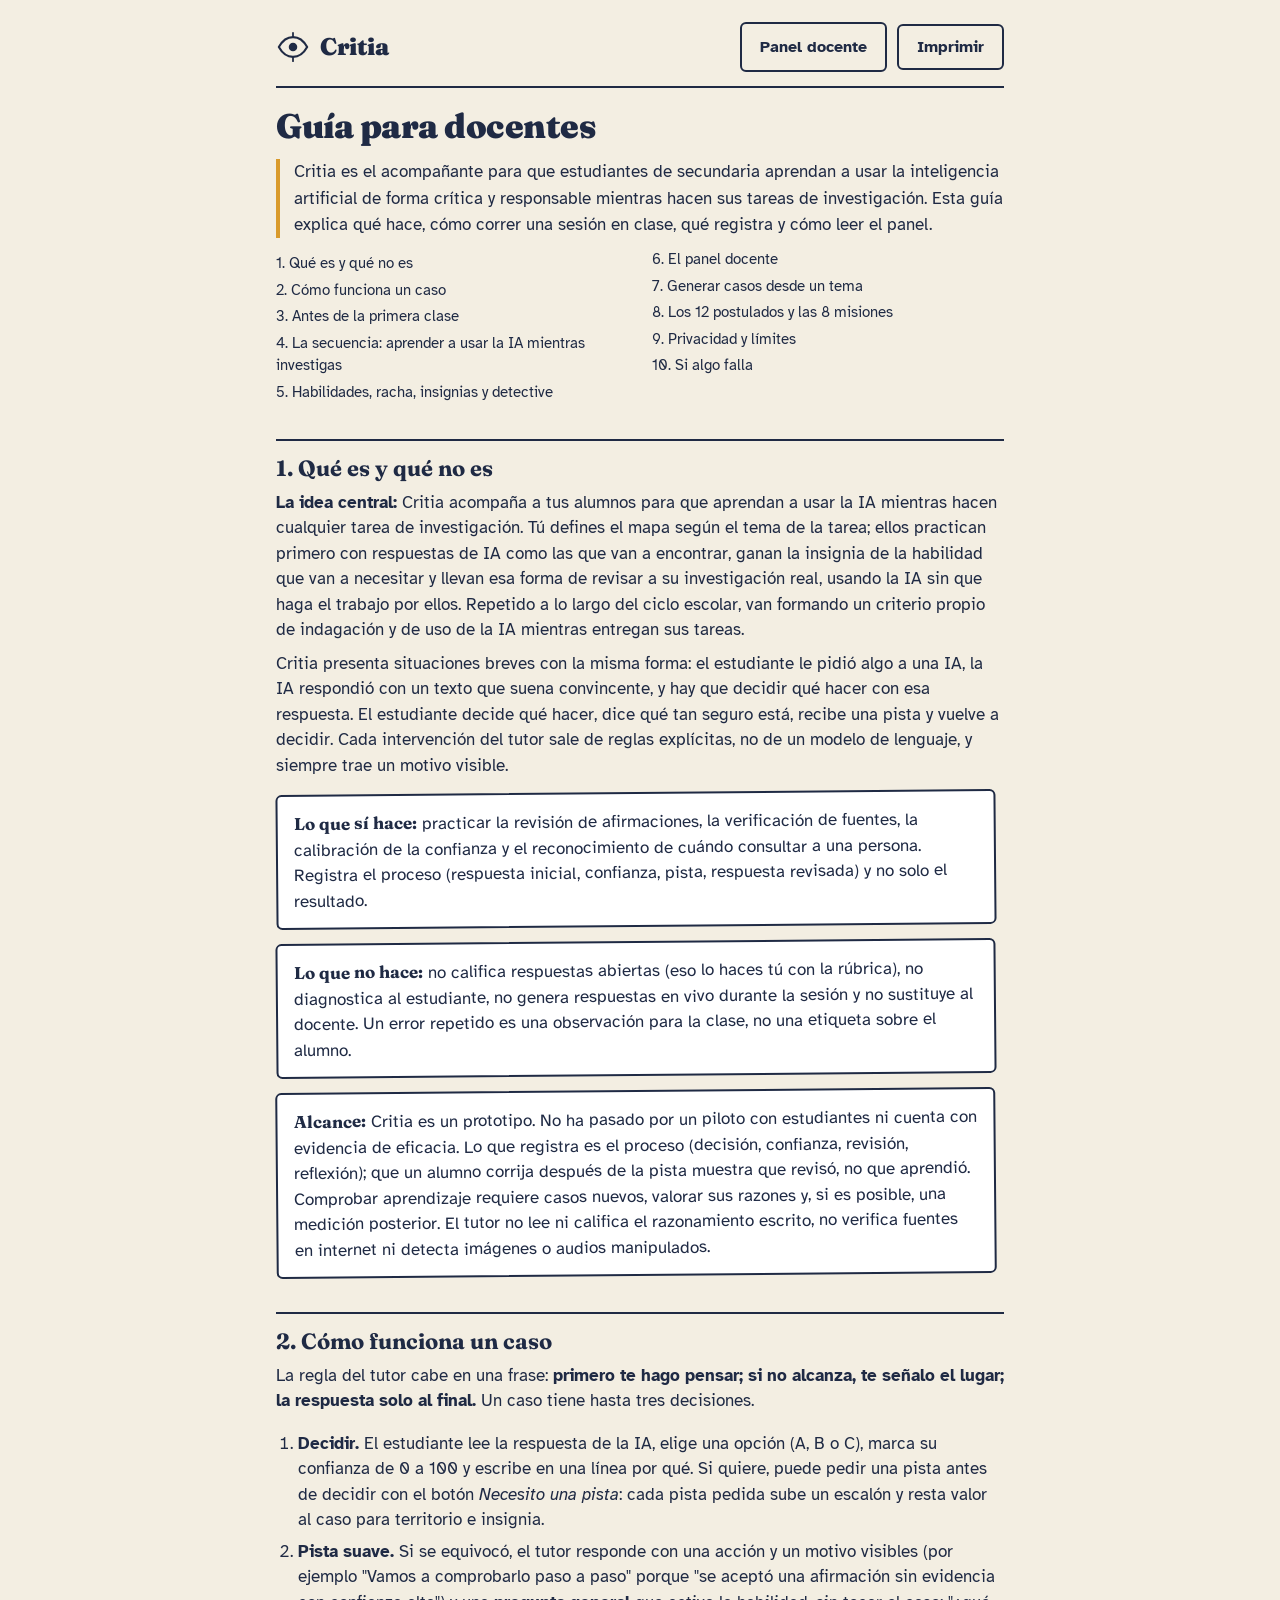
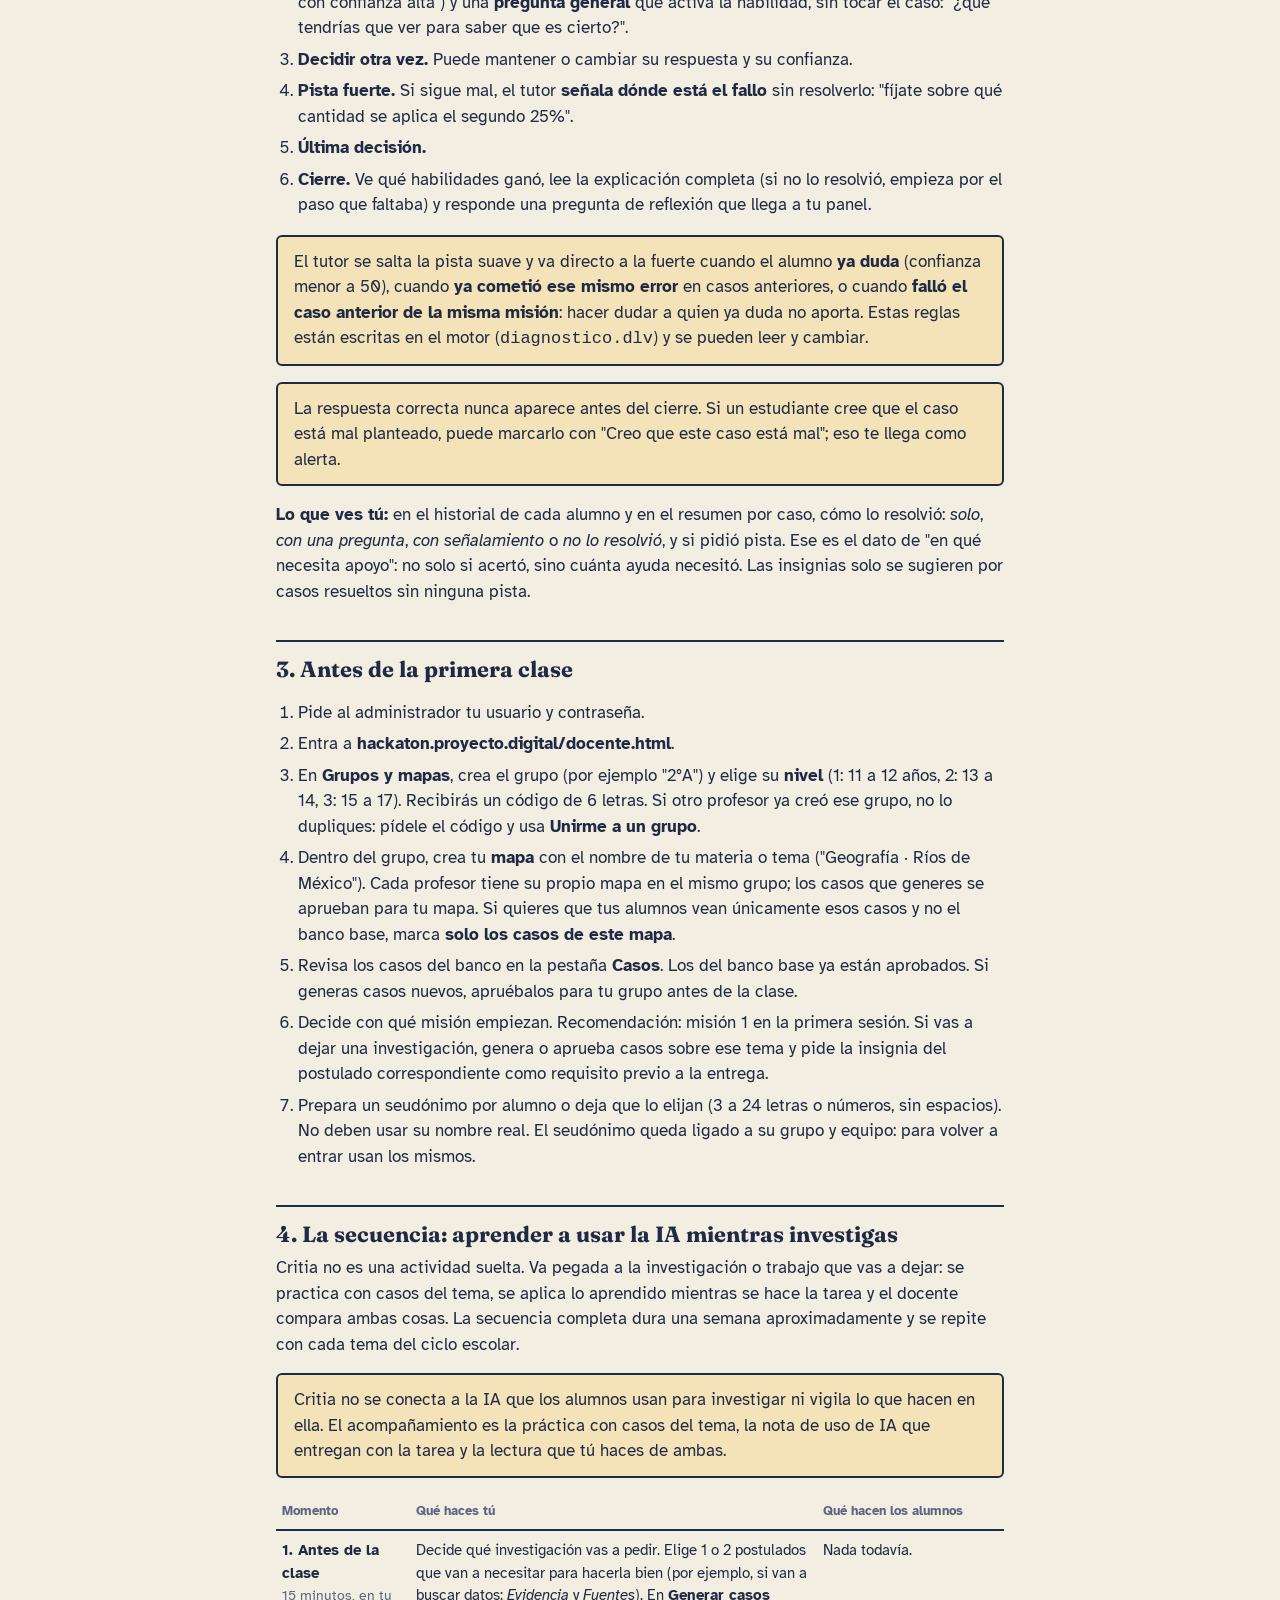
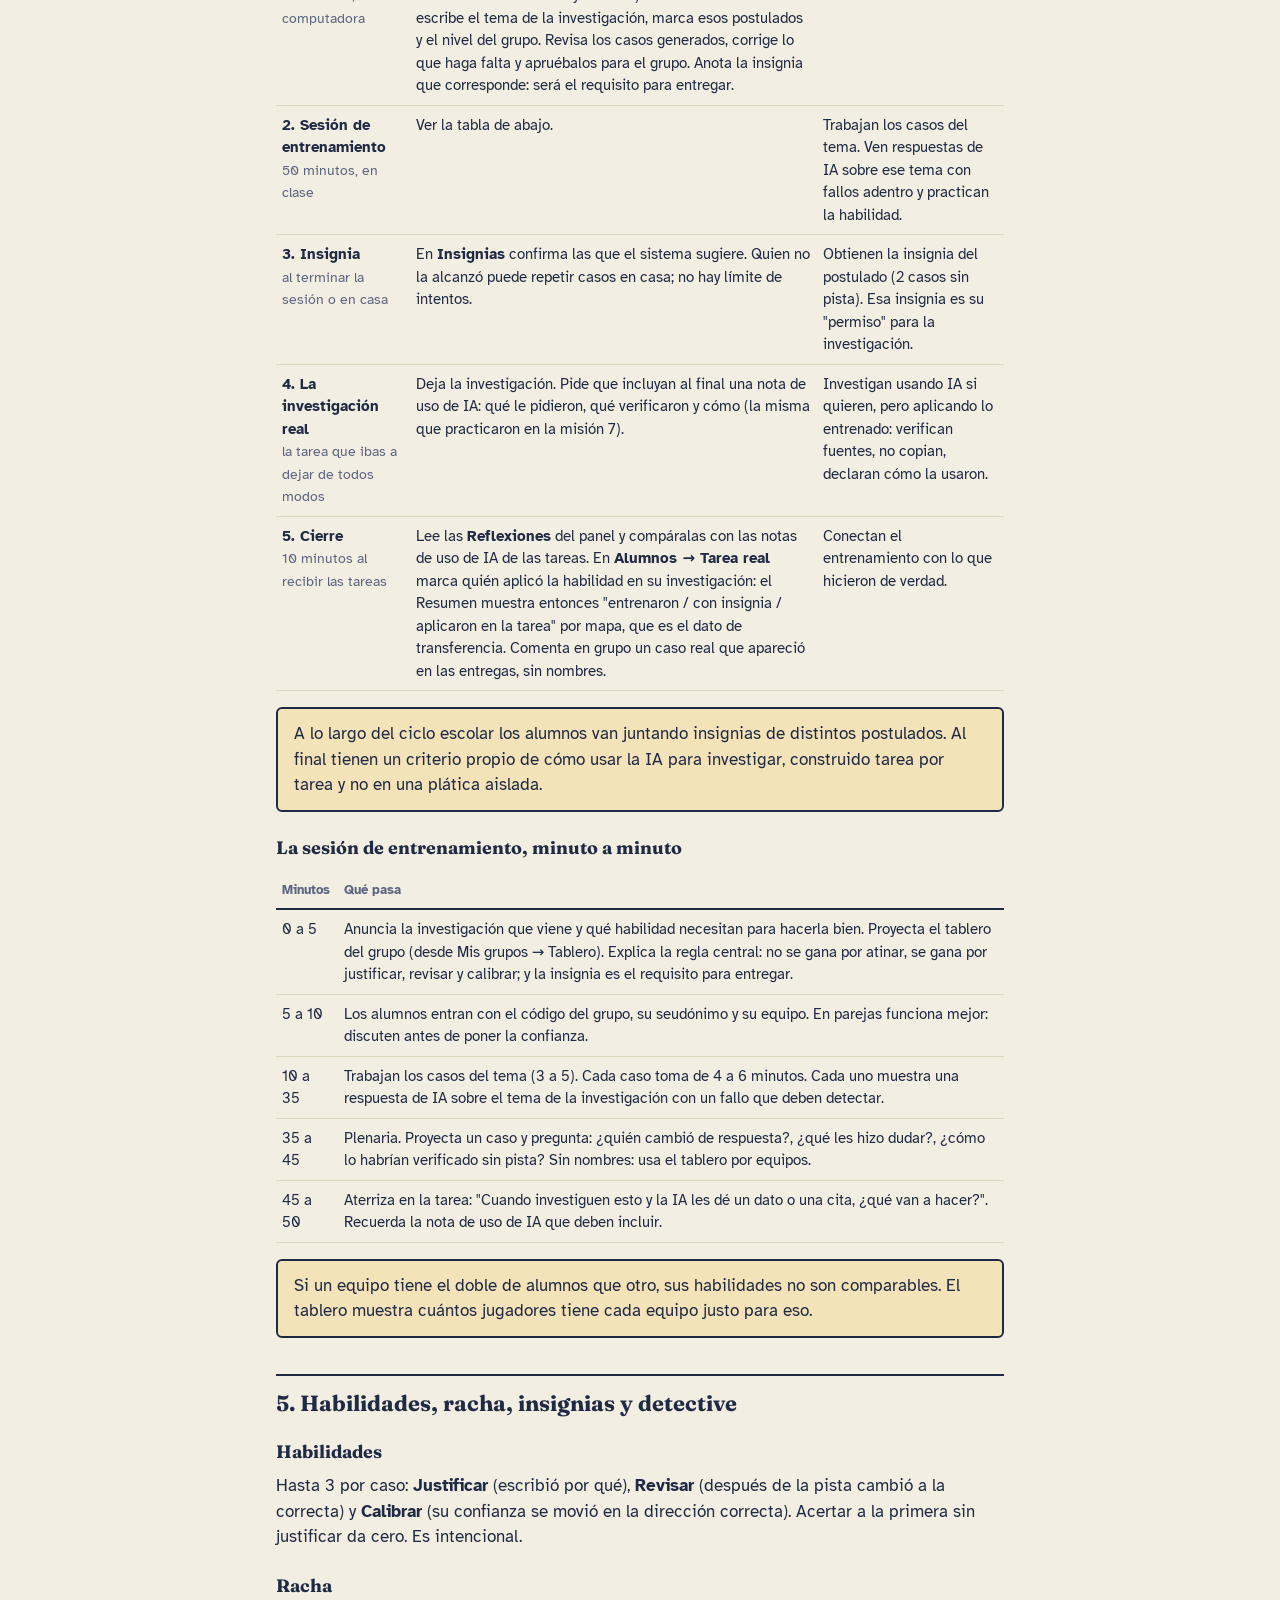
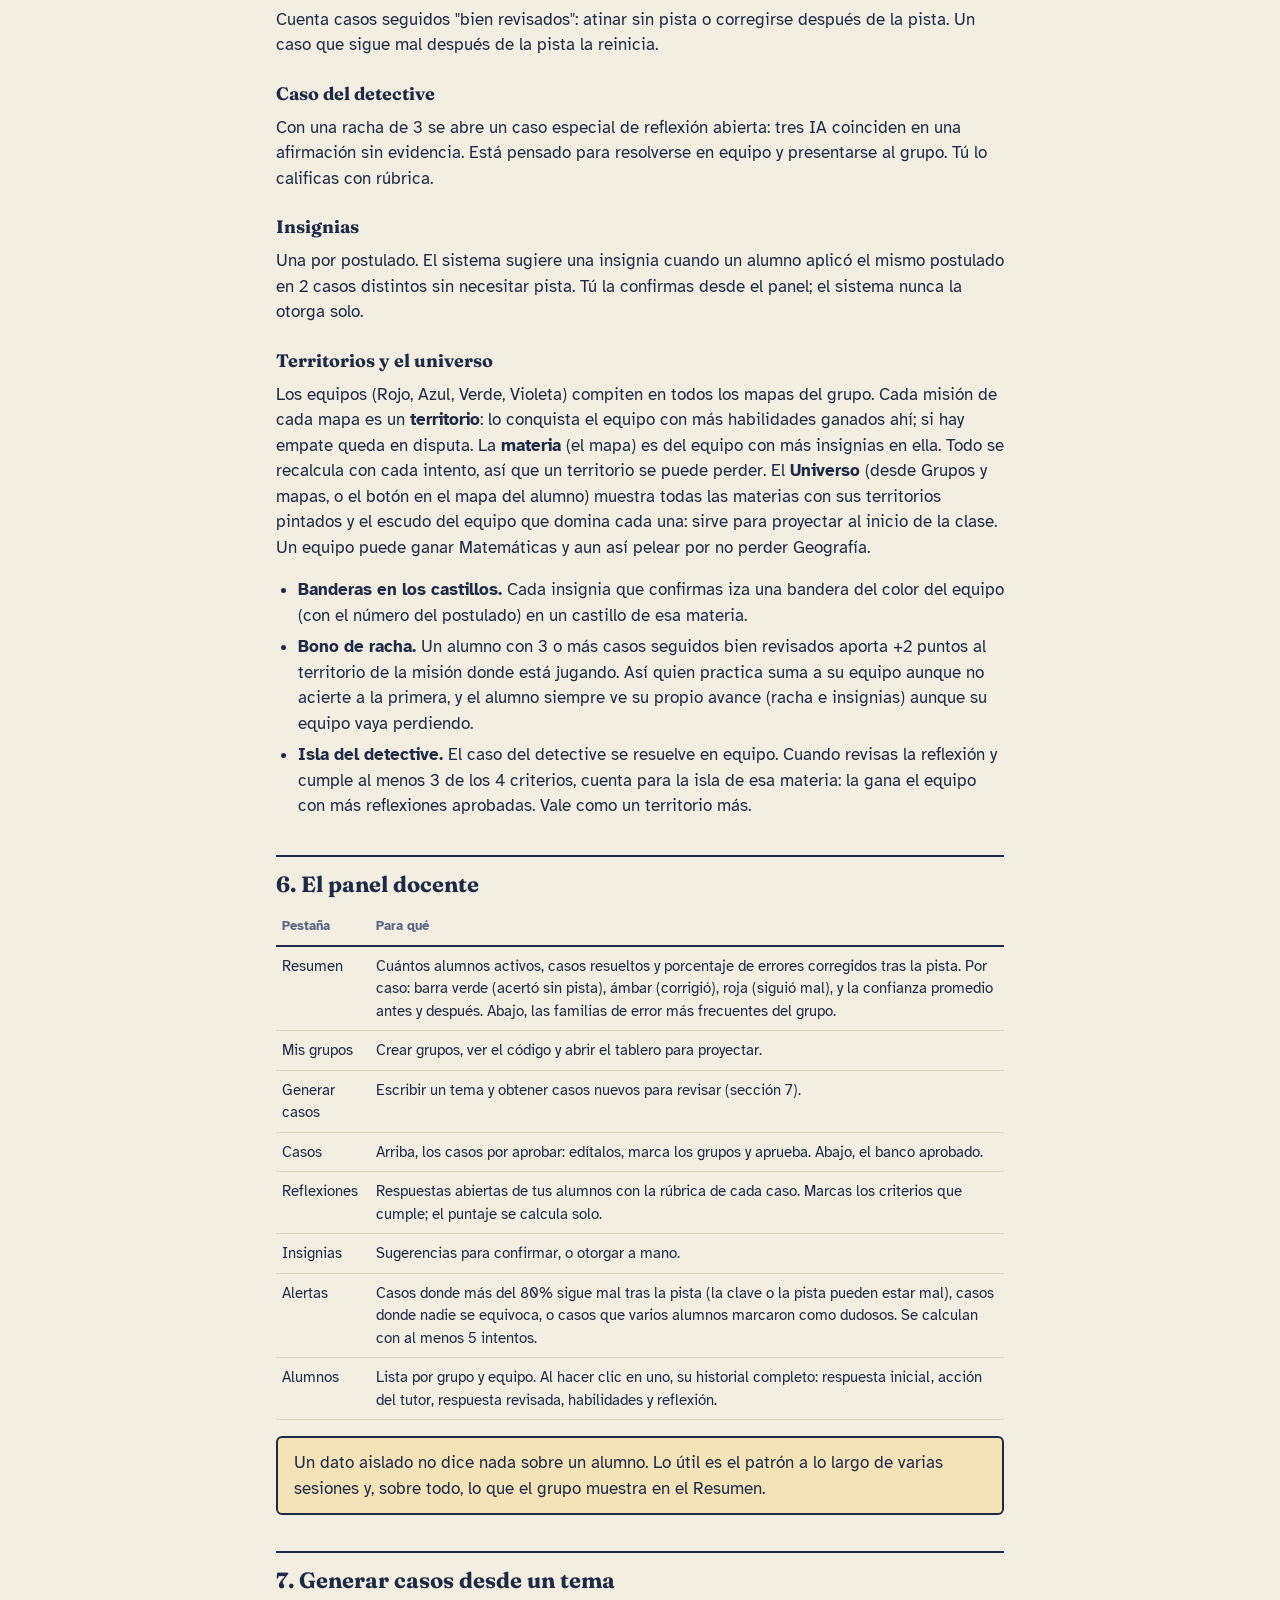
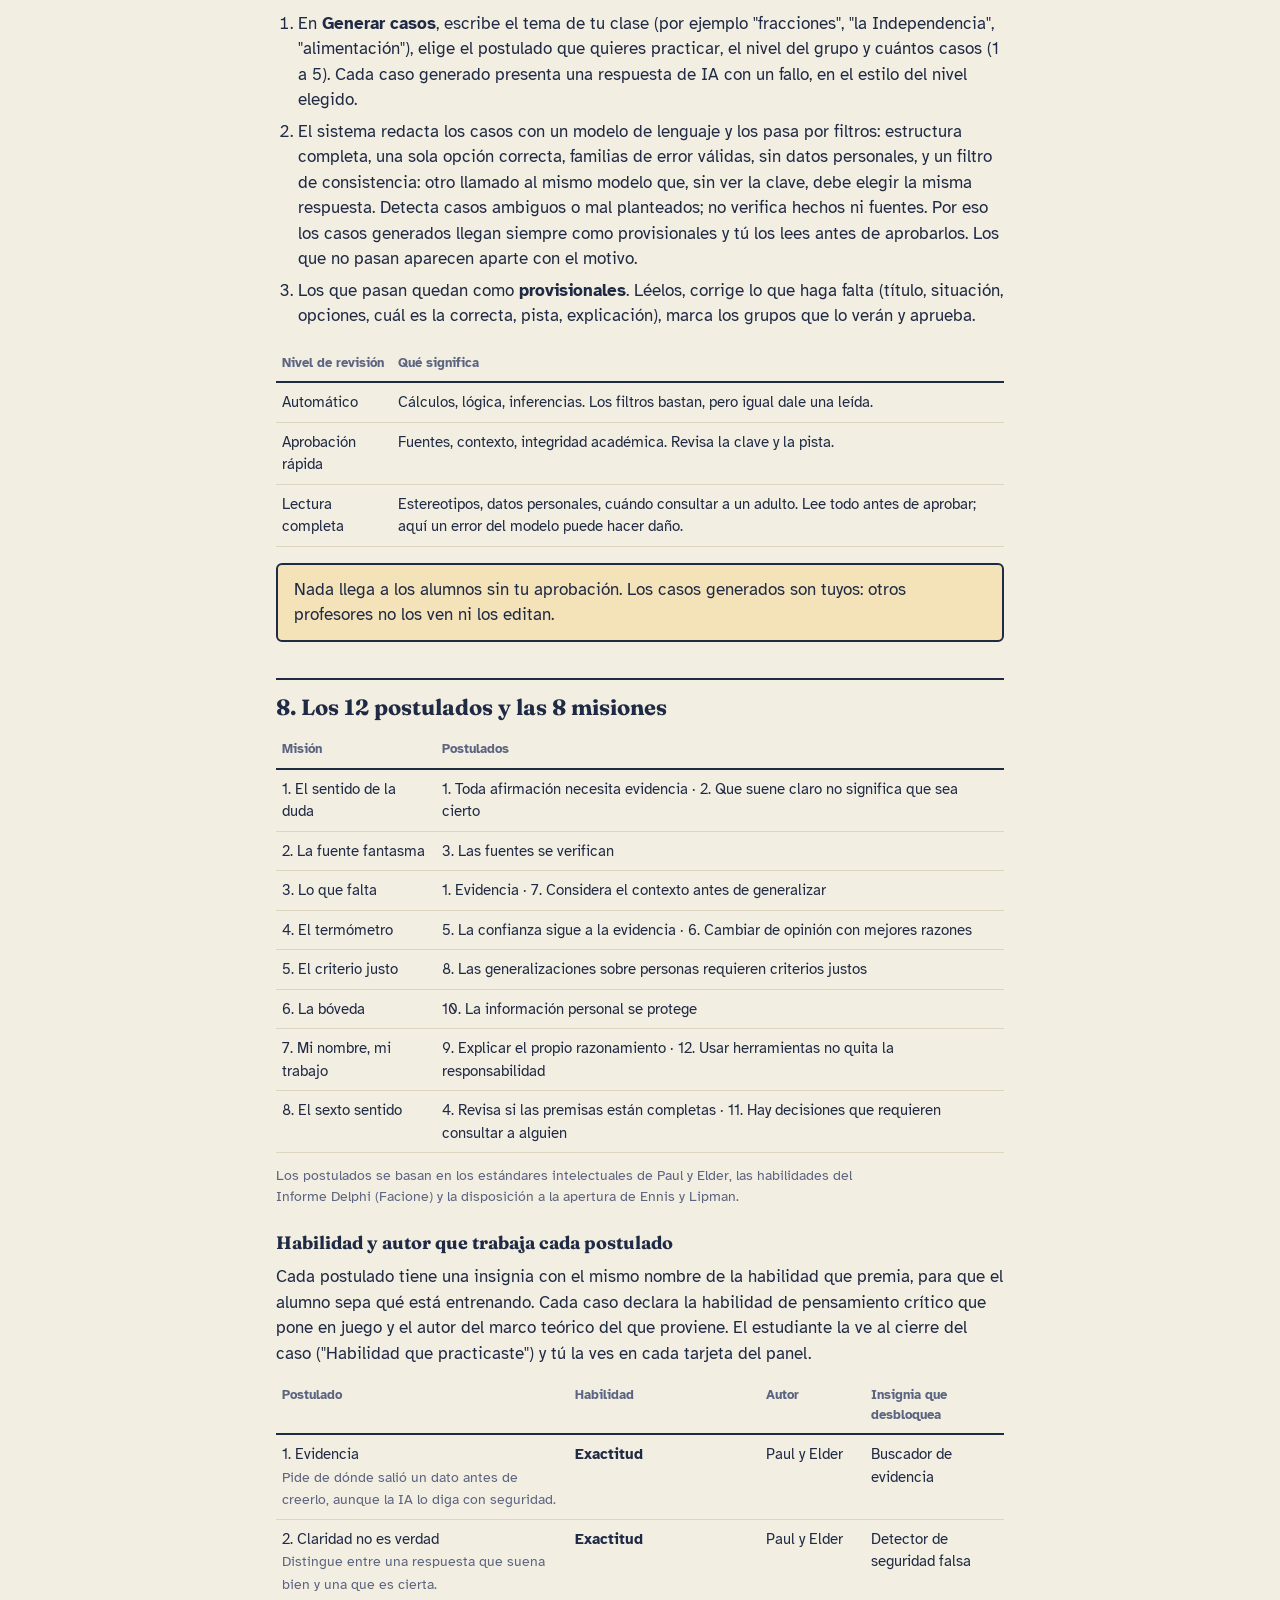
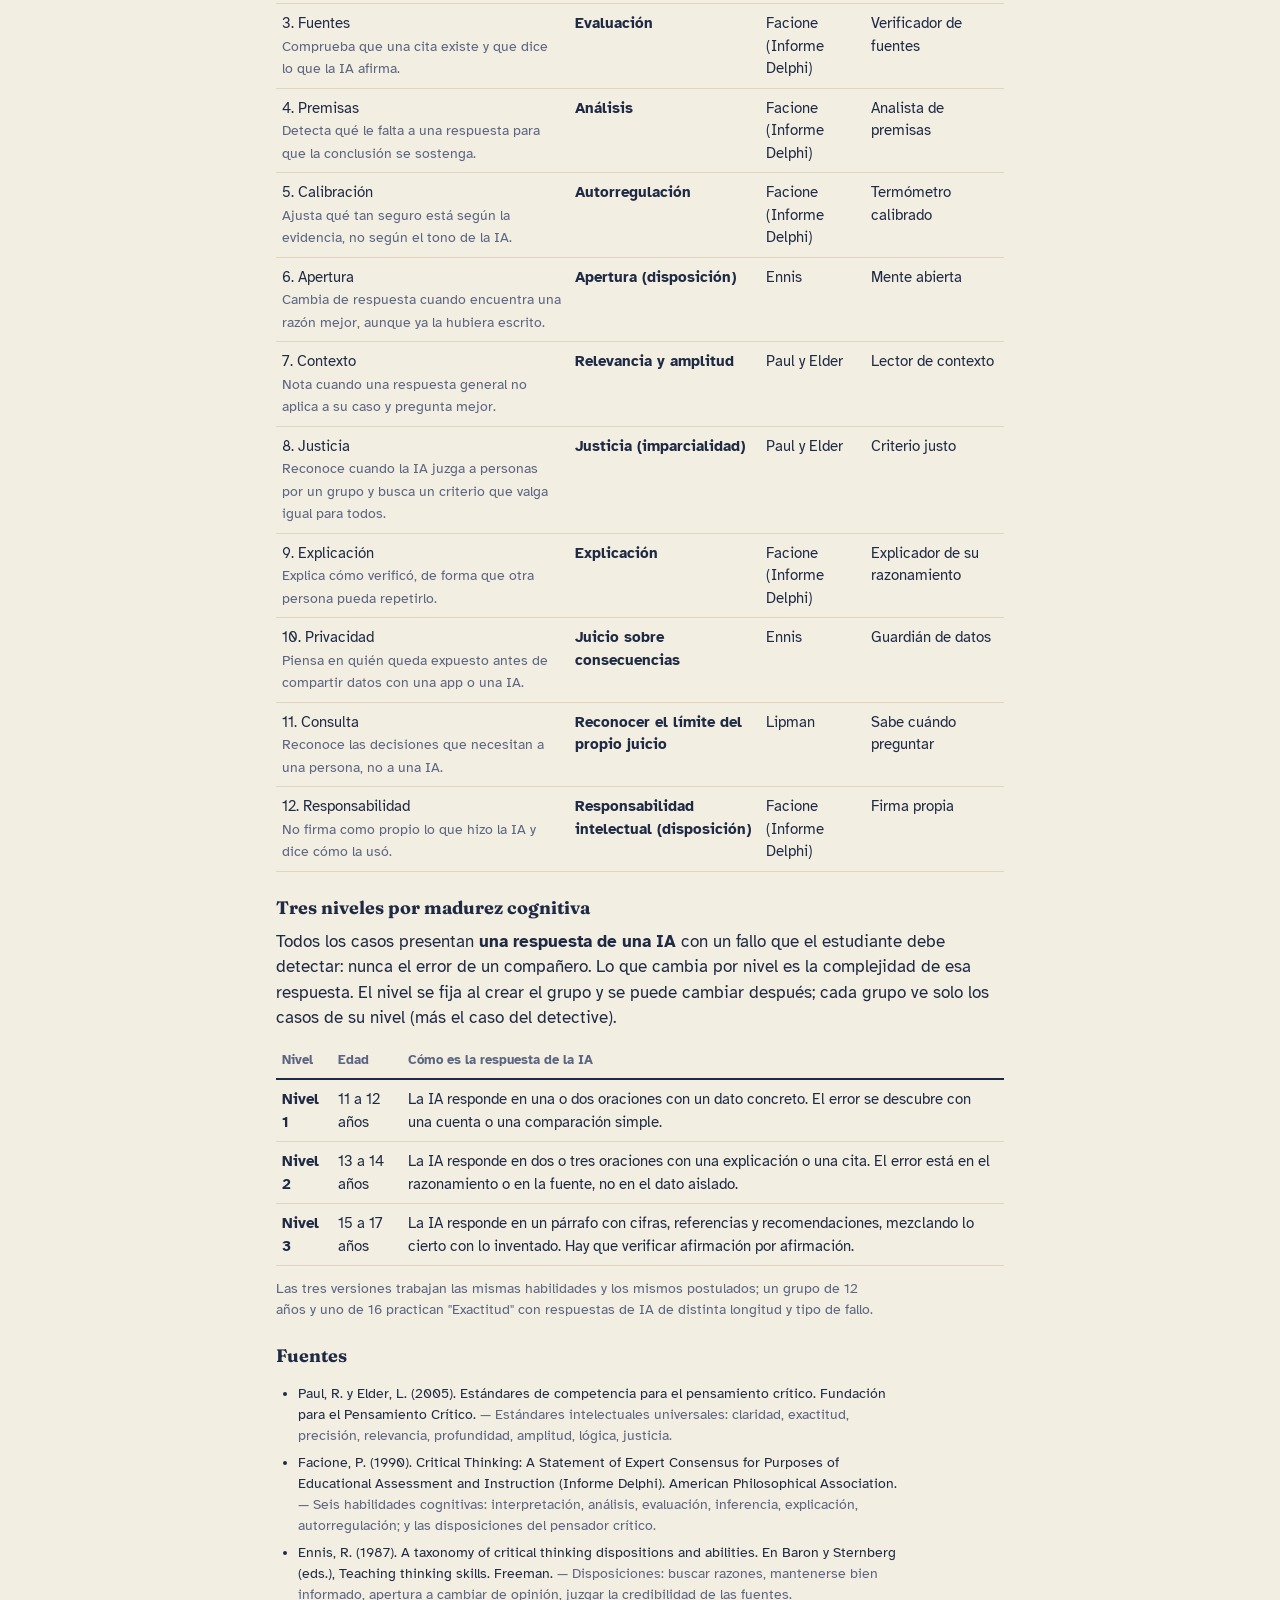
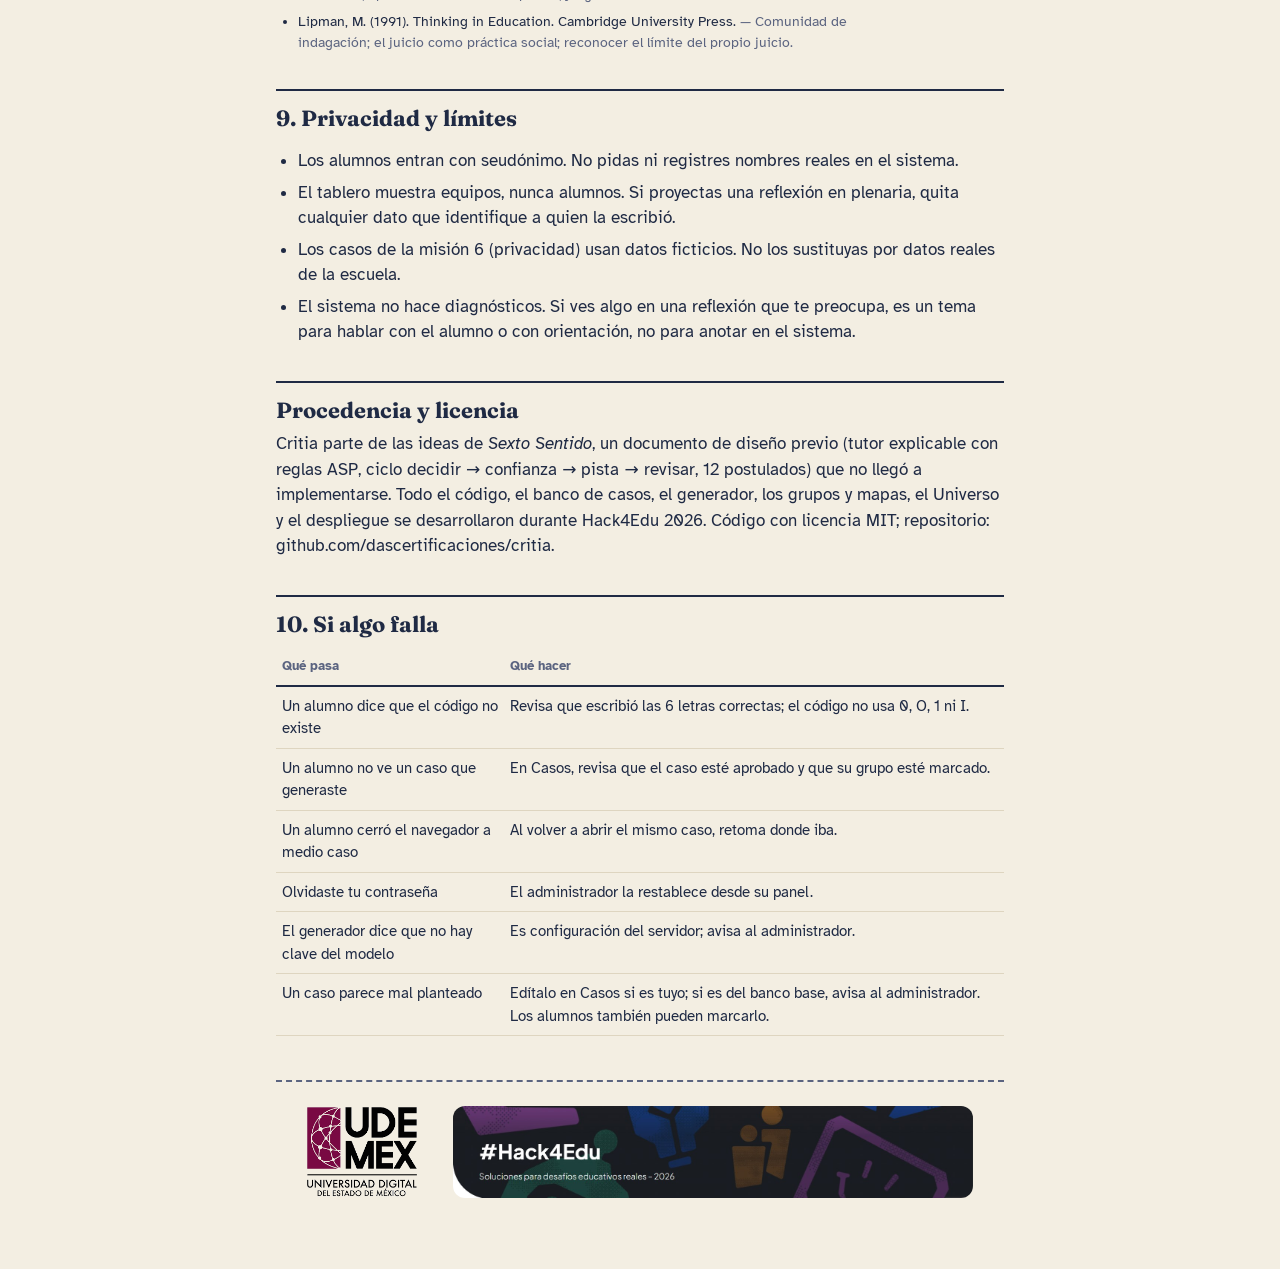
<file: frontend/guia.html>
<!doctype html>
<html lang="es">
<head>
<meta charset="utf-8">
<meta name="viewport" content="width=device-width, initial-scale=1">
<title>Critia · Guía para docentes</title>
<link rel="stylesheet" href="assets/css/estilo.css">
<style>
  .contenedor { max-width: 760px; }
  .guia h2 { margin-top: 36px; padding-top: 14px; border-top: var(--trazo) solid var(--tinta); }
  .guia h3 { font-family: var(--serif); font-size: 18px; margin: 22px 0 6px; }
  .guia p, .guia li { max-width: 68ch; }
  .guia ol, .guia ul { padding-left: 22px; }
  .guia li { margin: 6px 0; }
  .nota { background: var(--ambar-claro); border: var(--trazo) solid var(--tinta); border-radius: var(--r); padding: 12px 16px; margin: 16px 0; }
  .ficha { border: var(--trazo) solid var(--tinta); border-radius: var(--r); padding: 14px 16px; margin: 14px 0; background: #fff; }
  .ficha b { font-family: var(--serif); }
  table { width: 100%; border-collapse: collapse; font-size: 15px; margin: 12px 0; }
  th, td { text-align: left; padding: 8px 6px; border-bottom: 1px solid var(--papel-3); vertical-align: top; }
  th { border-bottom: var(--trazo) solid var(--tinta); font-size: 13px; color: var(--tinta-suave); }
  .indice { columns: 2; column-gap: 24px; font-size: 15px; }
  .indice a { display: block; margin: 4px 0; text-decoration: none; }
  @media print {
    .cabecera .jugador, .no-print { display: none !important; }
    body { background: #fff; font-size: 12pt; }
    .guia h2 { break-before: page; }
    .guia h2:first-of-type { break-before: auto; }
  }
  @media (max-width: 600px) { .indice { columns: 1; } }
</style>
</head>
<body>
<div class="contenedor guia">
  <header class="cabecera">
    <a class="logo" href="index.html"><span class="ojo" id="logo-ojo"></span>Critia</a>
    <div class="jugador"><a class="btn btn-secundario no-print" href="docente.html">Panel docente</a><button class="btn btn-secundario no-print" onclick="window.print()">Imprimir</button></div>
  </header>

  <h1>Guía para docentes</h1>
  <p class="objetivo">Critia es el acompañante para que estudiantes de secundaria aprendan a usar la inteligencia artificial de forma crítica y responsable mientras hacen sus tareas de investigación. Esta guía explica qué hace, cómo correr una sesión en clase, qué registra y cómo leer el panel.</p>

  <div class="indice">
    <a href="#que-es">1. Qué es y qué no es</a>
    <a href="#como-funciona">2. Cómo funciona un caso</a>
    <a href="#antes">3. Antes de la primera clase</a>
    <a href="#sesion">4. La secuencia: aprender a usar la IA mientras investigas</a>
    <a href="#juego">5. Habilidades, racha, insignias y detective</a>
    <a href="#panel">6. El panel docente</a>
    <a href="#generar">7. Generar casos desde un tema</a>
    <a href="#postulados">8. Los 12 postulados y las 8 misiones</a>
    <a href="#privacidad">9. Privacidad y límites</a>
    <a href="#problemas">10. Si algo falla</a>
  </div>

  <h2 id="que-es">1. Qué es y qué no es</h2>
  <p><b>La idea central:</b> Critia acompaña a tus alumnos para que aprendan a usar la IA mientras hacen cualquier tarea de investigación. Tú defines el mapa según el tema de la tarea; ellos practican primero con respuestas de IA como las que van a encontrar, ganan la insignia de la habilidad que van a necesitar y llevan esa forma de revisar a su investigación real, usando la IA sin que haga el trabajo por ellos. Repetido a lo largo del ciclo escolar, van formando un criterio propio de indagación y de uso de la IA mientras entregan sus tareas.</p>
  <p>Critia presenta situaciones breves con la misma forma: el estudiante le pidió algo a una IA, la IA respondió con un texto que suena convincente, y hay que decidir qué hacer con esa respuesta. El estudiante decide qué hacer, dice qué tan seguro está, recibe una pista y vuelve a decidir. Cada intervención del tutor sale de reglas explícitas, no de un modelo de lenguaje, y siempre trae un motivo visible.</p>
  <div class="ficha"><b>Lo que sí hace:</b> practicar la revisión de afirmaciones, la verificación de fuentes, la calibración de la confianza y el reconocimiento de cuándo consultar a una persona. Registra el proceso (respuesta inicial, confianza, pista, respuesta revisada) y no solo el resultado.</div>
  <div class="ficha"><b>Lo que no hace:</b> no califica respuestas abiertas (eso lo haces tú con la rúbrica), no diagnostica al estudiante, no genera respuestas en vivo durante la sesión y no sustituye al docente. Un error repetido es una observación para la clase, no una etiqueta sobre el alumno.</div>
  <div class="ficha"><b>Alcance:</b> Critia es un prototipo. No ha pasado por un piloto con estudiantes ni cuenta con evidencia de eficacia. Lo que registra es el proceso (decisión, confianza, revisión, reflexión); que un alumno corrija después de la pista muestra que revisó, no que aprendió. Comprobar aprendizaje requiere casos nuevos, valorar sus razones y, si es posible, una medición posterior. El tutor no lee ni califica el razonamiento escrito, no verifica fuentes en internet ni detecta imágenes o audios manipulados.</div>

  <h2 id="como-funciona">2. Cómo funciona un caso</h2>
  <p>La regla del tutor cabe en una frase: <b>primero te hago pensar; si no alcanza, te señalo el lugar; la respuesta solo al final.</b> Un caso tiene hasta tres decisiones.</p>
  <ol>
    <li><b>Decidir.</b> El estudiante lee la respuesta de la IA, elige una opción (A, B o C), marca su confianza de 0 a 100 y escribe en una línea por qué. Si quiere, puede pedir una pista antes de decidir con el botón <i>Necesito una pista</i>: cada pista pedida sube un escalón y resta valor al caso para territorio e insignia.</li>
    <li><b>Pista suave.</b> Si se equivocó, el tutor responde con una acción y un motivo visibles (por ejemplo "Vamos a comprobarlo paso a paso" porque "se aceptó una afirmación sin evidencia con confianza alta") y una <b>pregunta general</b> que activa la habilidad, sin tocar el caso: "¿qué tendrías que ver para saber que es cierto?".</li>
    <li><b>Decidir otra vez.</b> Puede mantener o cambiar su respuesta y su confianza.</li>
    <li><b>Pista fuerte.</b> Si sigue mal, el tutor <b>señala dónde está el fallo</b> sin resolverlo: "fíjate sobre qué cantidad se aplica el segundo 25%".</li>
    <li><b>Última decisión.</b></li>
    <li><b>Cierre.</b> Ve qué habilidades ganó, lee la explicación completa (si no lo resolvió, empieza por el paso que faltaba) y responde una pregunta de reflexión que llega a tu panel.</li>
  </ol>
  <div class="nota">El tutor se salta la pista suave y va directo a la fuerte cuando el alumno <b>ya duda</b> (confianza menor a 50), cuando <b>ya cometió ese mismo error</b> en casos anteriores, o cuando <b>falló el caso anterior de la misma misión</b>: hacer dudar a quien ya duda no aporta. Estas reglas están escritas en el motor (<code>diagnostico.dlv</code>) y se pueden leer y cambiar.</div>
  <div class="nota">La respuesta correcta nunca aparece antes del cierre. Si un estudiante cree que el caso está mal planteado, puede marcarlo con "Creo que este caso está mal"; eso te llega como alerta.</div>
  <p><b>Lo que ves tú:</b> en el historial de cada alumno y en el resumen por caso, cómo lo resolvió: <i>solo</i>, <i>con una pregunta</i>, <i>con señalamiento</i> o <i>no lo resolvió</i>, y si pidió pista. Ese es el dato de "en qué necesita apoyo": no solo si acertó, sino cuánta ayuda necesitó. Las insignias solo se sugieren por casos resueltos sin ninguna pista.</p>

  <h2 id="antes">3. Antes de la primera clase</h2>
  <ol>
    <li>Pide al administrador tu usuario y contraseña.</li>
    <li>Entra a <b>hackaton.proyecto.digital/docente.html</b>.</li>
    <li>En <b>Grupos y mapas</b>, crea el grupo (por ejemplo "2°A") y elige su <b>nivel</b> (1: 11 a 12 años, 2: 13 a 14, 3: 15 a 17). Recibirás un código de 6 letras. Si otro profesor ya creó ese grupo, no lo dupliques: pídele el código y usa <b>Unirme a un grupo</b>.</li>
    <li>Dentro del grupo, crea tu <b>mapa</b> con el nombre de tu materia o tema ("Geografía · Ríos de México"). Cada profesor tiene su propio mapa en el mismo grupo; los casos que generes se aprueban para tu mapa. Si quieres que tus alumnos vean únicamente esos casos y no el banco base, marca <b>solo los casos de este mapa</b>.</li>
    <li>Revisa los casos del banco en la pestaña <b>Casos</b>. Los del banco base ya están aprobados. Si generas casos nuevos, apruébalos para tu grupo antes de la clase.</li>
    <li>Decide con qué misión empiezan. Recomendación: misión 1 en la primera sesión. Si vas a dejar una investigación, genera o aprueba casos sobre ese tema y pide la insignia del postulado correspondiente como requisito previo a la entrega.</li>
    <li>Prepara un seudónimo por alumno o deja que lo elijan (3 a 24 letras o números, sin espacios). No deben usar su nombre real. El seudónimo queda ligado a su grupo y equipo: para volver a entrar usan los mismos.</li>
  </ol>

  <h2 id="sesion">4. La secuencia: aprender a usar la IA mientras investigas</h2>
  <p>Critia no es una actividad suelta. Va pegada a la investigación o trabajo que vas a dejar: se practica con casos del tema, se aplica lo aprendido mientras se hace la tarea y el docente compara ambas cosas. La secuencia completa dura una semana aproximadamente y se repite con cada tema del ciclo escolar.</p>
  <div class="nota">Critia no se conecta a la IA que los alumnos usan para investigar ni vigila lo que hacen en ella. El acompañamiento es la práctica con casos del tema, la nota de uso de IA que entregan con la tarea y la lectura que tú haces de ambas.</div>
  <table>
    <tr><th>Momento</th><th>Qué haces tú</th><th>Qué hacen los alumnos</th></tr>
    <tr><td><b>1. Antes de la clase</b><br><span class="peq suave">15 minutos, en tu computadora</span></td>
      <td>Decide qué investigación vas a pedir. Elige 1 o 2 postulados que van a necesitar para hacerla bien (por ejemplo, si van a buscar datos: <i>Evidencia</i> y <i>Fuentes</i>). En <b>Generar casos</b> escribe el tema de la investigación, marca esos postulados y el nivel del grupo. Revisa los casos generados, corrige lo que haga falta y apruébalos para el grupo. Anota la insignia que corresponde: será el requisito para entregar.</td>
      <td>Nada todavía.</td></tr>
    <tr><td><b>2. Sesión de entrenamiento</b><br><span class="peq suave">50 minutos, en clase</span></td>
      <td>Ver la tabla de abajo.</td>
      <td>Trabajan los casos del tema. Ven respuestas de IA sobre ese tema con fallos adentro y practican la habilidad.</td></tr>
    <tr><td><b>3. Insignia</b><br><span class="peq suave">al terminar la sesión o en casa</span></td>
      <td>En <b>Insignias</b> confirma las que el sistema sugiere. Quien no la alcanzó puede repetir casos en casa; no hay límite de intentos.</td>
      <td>Obtienen la insignia del postulado (2 casos sin pista). Esa insignia es su "permiso" para la investigación.</td></tr>
    <tr><td><b>4. La investigación real</b><br><span class="peq suave">la tarea que ibas a dejar de todos modos</span></td>
      <td>Deja la investigación. Pide que incluyan al final una nota de uso de IA: qué le pidieron, qué verificaron y cómo (la misma que practicaron en la misión 7).</td>
      <td>Investigan usando IA si quieren, pero aplicando lo entrenado: verifican fuentes, no copian, declaran cómo la usaron.</td></tr>
    <tr><td><b>5. Cierre</b><br><span class="peq suave">10 minutos al recibir las tareas</span></td>
      <td>Lee las <b>Reflexiones</b> del panel y compáralas con las notas de uso de IA de las tareas. En <b>Alumnos → Tarea real</b> marca quién aplicó la habilidad en su investigación: el Resumen muestra entonces "entrenaron / con insignia / aplicaron en la tarea" por mapa, que es el dato de transferencia. Comenta en grupo un caso real que apareció en las entregas, sin nombres.</td>
      <td>Conectan el entrenamiento con lo que hicieron de verdad.</td></tr>
  </table>
  <div class="nota">A lo largo del ciclo escolar los alumnos van juntando insignias de distintos postulados. Al final tienen un criterio propio de cómo usar la IA para investigar, construido tarea por tarea y no en una plática aislada.</div>

  <h3>La sesión de entrenamiento, minuto a minuto</h3>
  <table>
    <tr><th>Minutos</th><th>Qué pasa</th></tr>
    <tr><td>0 a 5</td><td>Anuncia la investigación que viene y qué habilidad necesitan para hacerla bien. Proyecta el tablero del grupo (desde Mis grupos → Tablero). Explica la regla central: no se gana por atinar, se gana por justificar, revisar y calibrar; y la insignia es el requisito para entregar.</td></tr>
    <tr><td>5 a 10</td><td>Los alumnos entran con el código del grupo, su seudónimo y su equipo. En parejas funciona mejor: discuten antes de poner la confianza.</td></tr>
    <tr><td>10 a 35</td><td>Trabajan los casos del tema (3 a 5). Cada caso toma de 4 a 6 minutos. Cada uno muestra una respuesta de IA sobre el tema de la investigación con un fallo que deben detectar.</td></tr>
    <tr><td>35 a 45</td><td>Plenaria. Proyecta un caso y pregunta: ¿quién cambió de respuesta?, ¿qué les hizo dudar?, ¿cómo lo habrían verificado sin pista? Sin nombres: usa el tablero por equipos.</td></tr>
    <tr><td>45 a 50</td><td>Aterriza en la tarea: "Cuando investiguen esto y la IA les dé un dato o una cita, ¿qué van a hacer?". Recuerda la nota de uso de IA que deben incluir.</td></tr>
  </table>
  <div class="nota">Si un equipo tiene el doble de alumnos que otro, sus habilidades no son comparables. El tablero muestra cuántos jugadores tiene cada equipo justo para eso.</div>

  <h2 id="juego">5. Habilidades, racha, insignias y detective</h2>
  <h3>Habilidades</h3>
  <p>Hasta 3 por caso: <b>Justificar</b> (escribió por qué), <b>Revisar</b> (después de la pista cambió a la correcta) y <b>Calibrar</b> (su confianza se movió en la dirección correcta). Acertar a la primera sin justificar da cero. Es intencional.</p>
  <h3>Racha</h3>
  <p>Cuenta casos seguidos "bien revisados": atinar sin pista o corregirse después de la pista. Un caso que sigue mal después de la pista la reinicia.</p>
  <h3>Caso del detective</h3>
  <p>Con una racha de 3 se abre un caso especial de reflexión abierta: tres IA coinciden en una afirmación sin evidencia. Está pensado para resolverse en equipo y presentarse al grupo. Tú lo calificas con rúbrica.</p>
  <h3>Insignias</h3>
  <p>Una por postulado. El sistema sugiere una insignia cuando un alumno aplicó el mismo postulado en 2 casos distintos sin necesitar pista. Tú la confirmas desde el panel; el sistema nunca la otorga solo.</p>

  <h3>Territorios y el universo</h3>
  <p>Los equipos (Rojo, Azul, Verde, Violeta) compiten en todos los mapas del grupo. Cada misión de cada mapa es un <b>territorio</b>: lo conquista el equipo con más habilidades ganados ahí; si hay empate queda en disputa. La <b>materia</b> (el mapa) es del equipo con más insignias en ella. Todo se recalcula con cada intento, así que un territorio se puede perder. El <b>Universo</b> (desde Grupos y mapas, o el botón en el mapa del alumno) muestra todas las materias con sus territorios pintados y el escudo del equipo que domina cada una: sirve para proyectar al inicio de la clase. Un equipo puede ganar Matemáticas y aun así pelear por no perder Geografía.</p>
  <ul>
    <li><b>Banderas en los castillos.</b> Cada insignia que confirmas iza una bandera del color del equipo (con el número del postulado) en un castillo de esa materia.</li>
    <li><b>Bono de racha.</b> Un alumno con 3 o más casos seguidos bien revisados aporta +2 puntos al territorio de la misión donde está jugando. Así quien practica suma a su equipo aunque no acierte a la primera, y el alumno siempre ve su propio avance (racha e insignias) aunque su equipo vaya perdiendo.</li>
    <li><b>Isla del detective.</b> El caso del detective se resuelve en equipo. Cuando revisas la reflexión y cumple al menos 3 de los 4 criterios, cuenta para la isla de esa materia: la gana el equipo con más reflexiones aprobadas. Vale como un territorio más.</li>
  </ul>

  <h2 id="panel">6. El panel docente</h2>
  <table>
    <tr><th>Pestaña</th><th>Para qué</th></tr>
    <tr><td>Resumen</td><td>Cuántos alumnos activos, casos resueltos y porcentaje de errores corregidos tras la pista. Por caso: barra verde (acertó sin pista), ámbar (corrigió), roja (siguió mal), y la confianza promedio antes y después. Abajo, las familias de error más frecuentes del grupo.</td></tr>
    <tr><td>Mis grupos</td><td>Crear grupos, ver el código y abrir el tablero para proyectar.</td></tr>
    <tr><td>Generar casos</td><td>Escribir un tema y obtener casos nuevos para revisar (sección 7).</td></tr>
    <tr><td>Casos</td><td>Arriba, los casos por aprobar: edítalos, marca los grupos y aprueba. Abajo, el banco aprobado.</td></tr>
    <tr><td>Reflexiones</td><td>Respuestas abiertas de tus alumnos con la rúbrica de cada caso. Marcas los criterios que cumple; el puntaje se calcula solo.</td></tr>
    <tr><td>Insignias</td><td>Sugerencias para confirmar, o otorgar a mano.</td></tr>
    <tr><td>Alertas</td><td>Casos donde más del 80% sigue mal tras la pista (la clave o la pista pueden estar mal), casos donde nadie se equivoca, o casos que varios alumnos marcaron como dudosos. Se calculan con al menos 5 intentos.</td></tr>
    <tr><td>Alumnos</td><td>Lista por grupo y equipo. Al hacer clic en uno, su historial completo: respuesta inicial, acción del tutor, respuesta revisada, habilidades y reflexión.</td></tr>
  </table>
  <div class="nota">Un dato aislado no dice nada sobre un alumno. Lo útil es el patrón a lo largo de varias sesiones y, sobre todo, lo que el grupo muestra en el Resumen.</div>

  <h2 id="generar">7. Generar casos desde un tema</h2>
  <ol>
    <li>En <b>Generar casos</b>, escribe el tema de tu clase (por ejemplo "fracciones", "la Independencia", "alimentación"), elige el postulado que quieres practicar, el nivel del grupo y cuántos casos (1 a 5). Cada caso generado presenta una respuesta de IA con un fallo, en el estilo del nivel elegido.</li>
    <li>El sistema redacta los casos con un modelo de lenguaje y los pasa por filtros: estructura completa, una sola opción correcta, familias de error válidas, sin datos personales, y un filtro de consistencia: otro llamado al mismo modelo que, sin ver la clave, debe elegir la misma respuesta. Detecta casos ambiguos o mal planteados; no verifica hechos ni fuentes. Por eso los casos generados llegan siempre como provisionales y tú los lees antes de aprobarlos. Los que no pasan aparecen aparte con el motivo.</li>
    <li>Los que pasan quedan como <b>provisionales</b>. Léelos, corrige lo que haga falta (título, situación, opciones, cuál es la correcta, pista, explicación), marca los grupos que lo verán y aprueba.</li>
  </ol>
  <table>
    <tr><th>Nivel de revisión</th><th>Qué significa</th></tr>
    <tr><td>Automático</td><td>Cálculos, lógica, inferencias. Los filtros bastan, pero igual dale una leída.</td></tr>
    <tr><td>Aprobación rápida</td><td>Fuentes, contexto, integridad académica. Revisa la clave y la pista.</td></tr>
    <tr><td>Lectura completa</td><td>Estereotipos, datos personales, cuándo consultar a un adulto. Lee todo antes de aprobar; aquí un error del modelo puede hacer daño.</td></tr>
  </table>
  <div class="nota">Nada llega a los alumnos sin tu aprobación. Los casos generados son tuyos: otros profesores no los ven ni los editan.</div>

  <h2 id="postulados">8. Los 12 postulados y las 8 misiones</h2>
  <table>
    <tr><th>Misión</th><th>Postulados</th></tr>
    <tr><td>1. El sentido de la duda</td><td>1. Toda afirmación necesita evidencia · 2. Que suene claro no significa que sea cierto</td></tr>
    <tr><td>2. La fuente fantasma</td><td>3. Las fuentes se verifican</td></tr>
    <tr><td>3. Lo que falta</td><td>1. Evidencia · 7. Considera el contexto antes de generalizar</td></tr>
    <tr><td>4. El termómetro</td><td>5. La confianza sigue a la evidencia · 6. Cambiar de opinión con mejores razones</td></tr>
    <tr><td>5. El criterio justo</td><td>8. Las generalizaciones sobre personas requieren criterios justos</td></tr>
    <tr><td>6. La bóveda</td><td>10. La información personal se protege</td></tr>
    <tr><td>7. Mi nombre, mi trabajo</td><td>9. Explicar el propio razonamiento · 12. Usar herramientas no quita la responsabilidad</td></tr>
    <tr><td>8. El sexto sentido</td><td>4. Revisa si las premisas están completas · 11. Hay decisiones que requieren consultar a alguien</td></tr>
  </table>
  <p class="peq suave">Los postulados se basan en los estándares intelectuales de Paul y Elder, las habilidades del Informe Delphi (Facione) y la disposición a la apertura de Ennis y Lipman.</p>

  <h3>Habilidad y autor que trabaja cada postulado</h3>
  <p>Cada postulado tiene una insignia con el mismo nombre de la habilidad que premia, para que el alumno sepa qué está entrenando. Cada caso declara la habilidad de pensamiento crítico que pone en juego y el autor del marco teórico del que proviene. El estudiante la ve al cierre del caso ("Habilidad que practicaste") y tú la ves en cada tarjeta del panel.</p>
  <table>
    <tr><th>Postulado</th><th>Habilidad</th><th>Autor</th><th>Insignia que desbloquea</th></tr>
    <tr><td>1. Evidencia<br><span class='peq suave'>Pide de dónde salió un dato antes de creerlo, aunque la IA lo diga con seguridad.</span></td><td><b>Exactitud</b></td><td>Paul y Elder</td><td>Buscador de evidencia</td></tr><tr><td>2. Claridad no es verdad<br><span class='peq suave'>Distingue entre una respuesta que suena bien y una que es cierta.</span></td><td><b>Exactitud</b></td><td>Paul y Elder</td><td>Detector de seguridad falsa</td></tr><tr><td>3. Fuentes<br><span class='peq suave'>Comprueba que una cita existe y que dice lo que la IA afirma.</span></td><td><b>Evaluación</b></td><td>Facione (Informe Delphi)</td><td>Verificador de fuentes</td></tr><tr><td>4. Premisas<br><span class='peq suave'>Detecta qué le falta a una respuesta para que la conclusión se sostenga.</span></td><td><b>Análisis</b></td><td>Facione (Informe Delphi)</td><td>Analista de premisas</td></tr><tr><td>5. Calibración<br><span class='peq suave'>Ajusta qué tan seguro está según la evidencia, no según el tono de la IA.</span></td><td><b>Autorregulación</b></td><td>Facione (Informe Delphi)</td><td>Termómetro calibrado</td></tr><tr><td>6. Apertura<br><span class='peq suave'>Cambia de respuesta cuando encuentra una razón mejor, aunque ya la hubiera escrito.</span></td><td><b>Apertura (disposición)</b></td><td>Ennis</td><td>Mente abierta</td></tr><tr><td>7. Contexto<br><span class='peq suave'>Nota cuando una respuesta general no aplica a su caso y pregunta mejor.</span></td><td><b>Relevancia y amplitud</b></td><td>Paul y Elder</td><td>Lector de contexto</td></tr><tr><td>8. Justicia<br><span class='peq suave'>Reconoce cuando la IA juzga a personas por un grupo y busca un criterio que valga igual para todos.</span></td><td><b>Justicia (imparcialidad)</b></td><td>Paul y Elder</td><td>Criterio justo</td></tr><tr><td>9. Explicación<br><span class='peq suave'>Explica cómo verificó, de forma que otra persona pueda repetirlo.</span></td><td><b>Explicación</b></td><td>Facione (Informe Delphi)</td><td>Explicador de su razonamiento</td></tr><tr><td>10. Privacidad<br><span class='peq suave'>Piensa en quién queda expuesto antes de compartir datos con una app o una IA.</span></td><td><b>Juicio sobre consecuencias</b></td><td>Ennis</td><td>Guardián de datos</td></tr><tr><td>11. Consulta<br><span class='peq suave'>Reconoce las decisiones que necesitan a una persona, no a una IA.</span></td><td><b>Reconocer el límite del propio juicio</b></td><td>Lipman</td><td>Sabe cuándo preguntar</td></tr><tr><td>12. Responsabilidad<br><span class='peq suave'>No firma como propio lo que hizo la IA y dice cómo la usó.</span></td><td><b>Responsabilidad intelectual (disposición)</b></td><td>Facione (Informe Delphi)</td><td>Firma propia</td></tr>
  </table>

  <h3>Tres niveles por madurez cognitiva</h3>
  <p>Todos los casos presentan <b>una respuesta de una IA</b> con un fallo que el estudiante debe detectar: nunca el error de un compañero. Lo que cambia por nivel es la complejidad de esa respuesta. El nivel se fija al crear el grupo y se puede cambiar después; cada grupo ve solo los casos de su nivel (más el caso del detective).</p>
  <table>
    <tr><th>Nivel</th><th>Edad</th><th>Cómo es la respuesta de la IA</th></tr>
    <tr><td><b>Nivel 1</b></td><td>11 a 12 años</td><td>La IA responde en una o dos oraciones con un dato concreto. El error se descubre con una cuenta o una comparación simple.</td></tr><tr><td><b>Nivel 2</b></td><td>13 a 14 años</td><td>La IA responde en dos o tres oraciones con una explicación o una cita. El error está en el razonamiento o en la fuente, no en el dato aislado.</td></tr><tr><td><b>Nivel 3</b></td><td>15 a 17 años</td><td>La IA responde en un párrafo con cifras, referencias y recomendaciones, mezclando lo cierto con lo inventado. Hay que verificar afirmación por afirmación.</td></tr>
  </table>
  <p class="peq suave">Las tres versiones trabajan las mismas habilidades y los mismos postulados; un grupo de 12 años y uno de 16 practican "Exactitud" con respuestas de IA de distinta longitud y tipo de fallo.</p>

  <h3>Fuentes</h3>
  <ul class="peq"><li>Paul, R. y Elder, L. (2005). Estándares de competencia para el pensamiento crítico. Fundación para el Pensamiento Crítico. <span class='suave'>— Estándares intelectuales universales: claridad, exactitud, precisión, relevancia, profundidad, amplitud, lógica, justicia.</span></li><li>Facione, P. (1990). Critical Thinking: A Statement of Expert Consensus for Purposes of Educational Assessment and Instruction (Informe Delphi). American Philosophical Association. <span class='suave'>— Seis habilidades cognitivas: interpretación, análisis, evaluación, inferencia, explicación, autorregulación; y las disposiciones del pensador crítico.</span></li><li>Ennis, R. (1987). A taxonomy of critical thinking dispositions and abilities. En Baron y Sternberg (eds.), Teaching thinking skills. Freeman. <span class='suave'>— Disposiciones: buscar razones, mantenerse bien informado, apertura a cambiar de opinión, juzgar la credibilidad de las fuentes.</span></li><li>Lipman, M. (1991). Thinking in Education. Cambridge University Press. <span class='suave'>— Comunidad de indagación; el juicio como práctica social; reconocer el límite del propio juicio.</span></li></ul>

  <h2 id="privacidad">9. Privacidad y límites</h2>
  <ul>
    <li>Los alumnos entran con seudónimo. No pidas ni registres nombres reales en el sistema.</li>
    <li>El tablero muestra equipos, nunca alumnos. Si proyectas una reflexión en plenaria, quita cualquier dato que identifique a quien la escribió.</li>
    <li>Los casos de la misión 6 (privacidad) usan datos ficticios. No los sustituyas por datos reales de la escuela.</li>
    <li>El sistema no hace diagnósticos. Si ves algo en una reflexión que te preocupa, es un tema para hablar con el alumno o con orientación, no para anotar en el sistema.</li>
  </ul>

  <h2 id="procedencia">Procedencia y licencia</h2>
  <p>Critia parte de las ideas de <i>Sexto Sentido</i>, un documento de diseño previo (tutor explicable con reglas ASP, ciclo decidir → confianza → pista → revisar, 12 postulados) que no llegó a implementarse. Todo el código, el banco de casos, el generador, los grupos y mapas, el Universo y el despliegue se desarrollaron durante Hack4Edu 2026. Código con licencia MIT; repositorio: github.com/dascertificaciones/critia.</p>

  <h2 id="problemas">10. Si algo falla</h2>
  <table>
    <tr><th>Qué pasa</th><th>Qué hacer</th></tr>
    <tr><td>Un alumno dice que el código no existe</td><td>Revisa que escribió las 6 letras correctas; el código no usa 0, O, 1 ni I.</td></tr>
    <tr><td>Un alumno no ve un caso que generaste</td><td>En Casos, revisa que el caso esté aprobado y que su grupo esté marcado.</td></tr>
    <tr><td>Un alumno cerró el navegador a medio caso</td><td>Al volver a abrir el mismo caso, retoma donde iba.</td></tr>
    <tr><td>Olvidaste tu contraseña</td><td>El administrador la restablece desde su panel.</td></tr>
    <tr><td>El generador dice que no hay clave del modelo</td><td>Es configuración del servidor; avisa al administrador.</td></tr>
    <tr><td>Un caso parece mal planteado</td><td>Edítalo en Casos si es tuyo; si es del banco base, avisa al administrador. Los alumnos también pueden marcarlo.</td></tr>
  </table>

  <footer class="pie-site">
    <img class="pie-udemex" src="assets/img/udemex.png" alt="Universidad Digital del Estado de México">
    <img class="pie-banner" src="assets/img/hack4edu.jpg" alt="#Hack4Edu · Soluciones para desafíos educativos reales – 2026">
  </footer>
</div>
<script src="assets/js/iconos.js"></script>
<script>document.getElementById('logo-ojo').innerHTML = ICONO.ojo;</script>
</body>
</html>
</file>
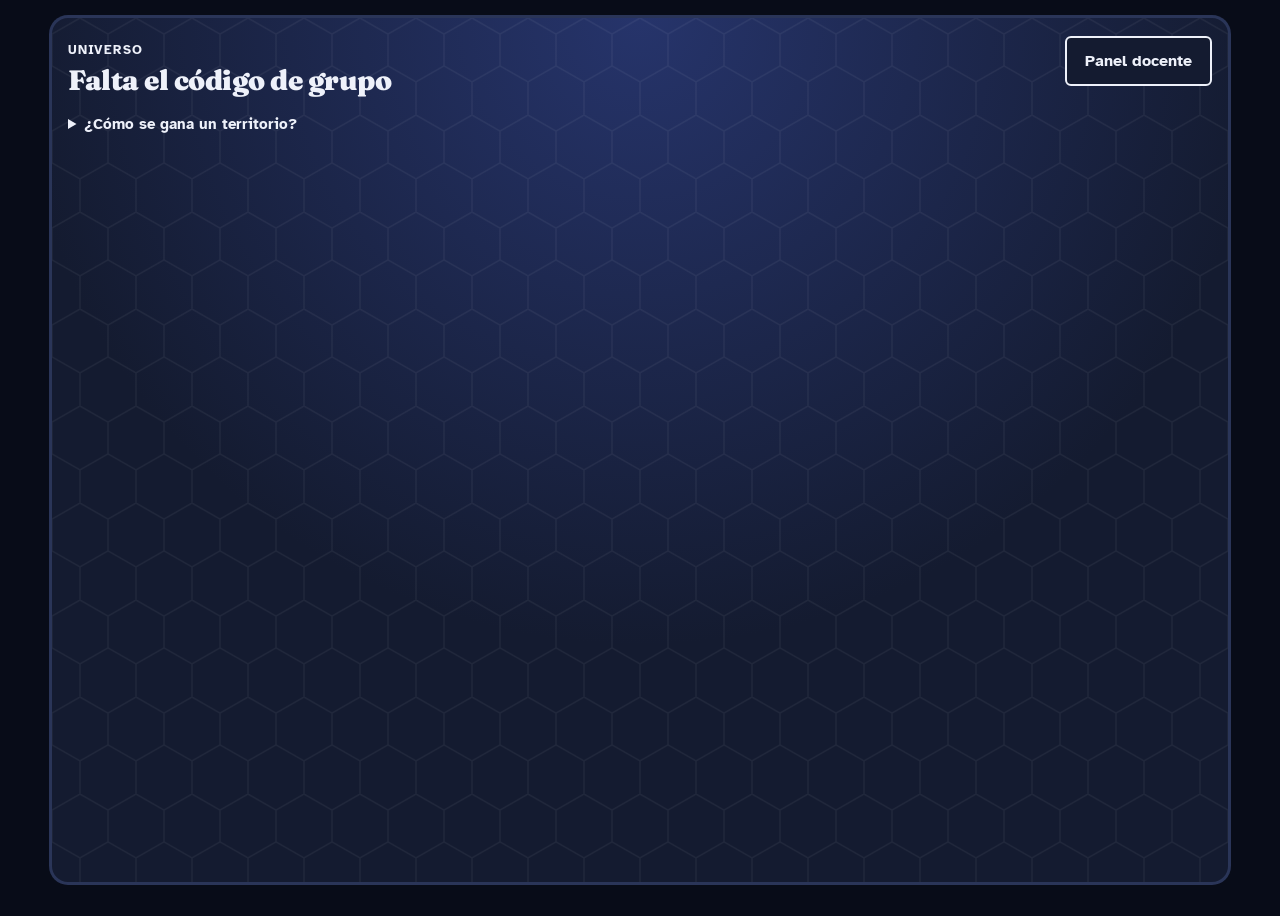
<file: frontend/universo.html>
<!doctype html>
<html lang="es">
<head>
<meta charset="utf-8">
<meta name="viewport" content="width=device-width, initial-scale=1, viewport-fit=cover">
<meta name="theme-color" content="#0F1528">
<title>Critia · Universo</title>
<link rel="stylesheet" href="assets/css/estilo.css">
<link rel="stylesheet" href="assets/css/juego.css">
</head>
<body class="juego juego-pag universo">
<div class="contenedor app ancha">
  <div class="uni-cab">
    <div>
      <span class="paso-nombre">Universo</span>
      <h1 id="titulo">El universo</h1>
    </div>
    <a class="btn btn-secundario" href="index.html" id="volver">Volver al mapa</a>
  </div>
  <details class="uni-reglas">
    <summary>¿Cómo se gana un territorio?</summary>
    <ul>
      <li>Cada materia es un mapa con ocho territorios, uno por misión.</li>
      <li>Un territorio es del equipo con mejor promedio de puntos por jugador. Si hay empate, queda en disputa.</li>
      <li>Para ser dueño, al menos la mitad del equipo debe haber hecho ese paso.</li>
      <li>En los mapas con tarea, cada avance aceptado por el docente suma puntos al territorio. En la fecha de entrega gana el equipo con más territorios.</li>
      <li>Una racha personal de <b id="r-racha">3</b> casos o más suma <b id="r-bono">2</b> puntos extra al territorio donde ese alumno juega.</li>
      <li>La materia completa es del equipo con más insignias en ese mapa.</li>
      <li>La isla del detective es del equipo con más reflexiones del caso del detective aprobadas por el docente.</li>
    </ul>
  </details>

  <div class="uni-totales" id="totales"></div>
  <div class="uni-mapas" id="mapas"></div>
  <p class="ayuda" id="hora" style="margin:14px 0 18px"></p>
</div>

<script src="assets/js/iconos.js"></script>
<script src="assets/js/api.js"></script>
<script src="assets/js/mapa.js"></script>
<script>
const alumno = Sesion.leer();
const grupo = new URLSearchParams(location.search).get('grupo') || (alumno || {}).grupo || '';
const cap = e => e.charAt(0).toUpperCase() + e.slice(1);
const fechaCorta = f => { if (!f) return ''; const [y, m, d] = f.split('-').map(Number); return new Date(y, m - 1, d).toLocaleDateString('es-MX', { day: 'numeric', month: 'long' }); };
const $ = id => document.getElementById(id);
// Con sesión de alumno: barra de navegación del juego. Sin sesión (proyección en el salón): pantalla limpia.
if (alumno) { modoJuego('equipo'); $('volver').classList.add('oculto'); }
else $('volver').href = 'docente.html', $('volver').textContent = 'Panel docente';

const abiertos = {};   // territorio elegido en cada mapa (se conserva entre actualizaciones)
function infoTerritorio(m, n, misNombre) {
  if (n === 'isla') {
    const i = m.isla || { puntos: {} };
    return `<b>Isla del detective</b> · ${i.dueno ? 'equipo ' + cap(i.dueno) : i.disputa ? 'en disputa' : 'sin dueño'}<span>${Object.entries(i.puntos).map(([e, v]) => `${cap(e)} ${v}`).join(' · ')}</span>`;
  }
  const t = m.territorios.find(x => x.mision === +n);
  const prom = t.promedio || t.puntos, part = t.participacion || {}, falta = t.falta_participacion || [];
  return `<b>${n} · ${esc(misNombre[n] || '')}</b> · ${t.dueno ? 'equipo ' + cap(t.dueno) : t.disputa ? 'en disputa' : falta.length ? `va arriba ${cap(falta[0])}, pero le falta participación` : 'sin dueño'}<span>Promedio por jugador (hicieron el paso): ${Object.entries(prom).filter(([e]) => !part[e] || part[e].jugadores).map(([e, v]) => `${cap(e)} ${v}${part[e] ? ` (${part[e].hicieron}/${part[e].jugadores})` : ''}`).join(' · ')}</span>`;
}

function mapaSvg(m) {
  const terr = m.territorios.map((t, i) => {
    const g = MAPA.territorios[t.mision], [cx, cy] = g.c;
    return `<g class="terr${t.dueno ? ' eq-' + t.dueno : ''}${t.disputa ? ' disputa' : ''}" data-n="${t.mision}" role="button" tabindex="0" style="--i:${i}" aria-label="Territorio ${t.mision}. ${t.dueno ? 'Equipo ' + t.dueno : t.disputa ? 'En disputa' : 'Sin dueño'}.">
      <path class="hex" d="${g.d}"/><circle class="ficha" cx="${cx}" cy="${cy}" r="38"/><text class="num" x="${cx}" y="${cy + 16}">${t.mision}</text>
      ${t.dueno ? `<image class="bandera" href="${ESCUDO(t.dueno)}" x="${cx + 18}" y="${cy - 74}" width="58" height="58"/>` : ''}
      ${t.disputa ? `<text class="disp" x="${cx}" y="${cy - 50}">en disputa</text>` : ''}</g>`;
  }).join('');
  const isla = m.isla || {}, [ix, iy] = MAPA.isla.c;
  return `<svg class="territorios" viewBox="30 50 850 1140" role="group" aria-label="Mapa de ${esc(m.nombre)}">
    <image href="assets/img/mapa_territorios.jpg" x="0" y="0" width="${MAPA.ancho}" height="${MAPA.alto}" preserveAspectRatio="none"/>${terr}
    <g class="terr isla${isla.dueno ? ' eq-' + isla.dueno : ' cerrada'}${isla.disputa ? ' disputa' : ''}" data-n="isla" role="button" tabindex="0" style="--i:8" aria-label="Isla del detective. ${isla.dueno ? 'Equipo ' + isla.dueno : 'Sin dueño'}.">
      <path class="hex" d="${MAPA.isla.d}"/>${isla.dueno ? `<image class="bandera" href="${ESCUDO(isla.dueno)}" x="${ix - 160}" y="${iy - 30}" width="60" height="60"/>` : ''}</g></svg>`;
}

async function pintar() {
  if (!grupo) { $('titulo').textContent = 'Falta el código de grupo'; return; }
  const u = await api(`/universo/${encodeURIComponent(grupo)}`);
  $('titulo').textContent = `Grupo ${u.grupo.nombre}`;
  $('r-racha').textContent = u.reglas.racha_bono; $('r-bono').textContent = u.reglas.puntos_bono;
  const eq = Object.keys(u.totales);
  const tope = Math.max(...eq.map(e => u.totales[e].territorios));
  $('totales').innerHTML = eq.map(e => {
    const t = u.totales[e], lider = tope > 0 && t.territorios === tope;
    return `<div class="uni-eq eq-${e}${lider ? ' lider' : ''}${alumno && alumno.equipo === e ? ' mio' : ''}">
      ${escudoHtml(e)}<div class="ue-nom">${cap(e)}${lider ? `<span class="corona" title="Va al frente">${ICONO.bandera}</span>` : ''}</div>
      <div class="ue-num"><b>${t.territorios}</b><span>territorios</span></div>
      <div class="ue-det"><span><b>${t.materias}</b> materias</span><span><b>${t.insignias}</b> insignias</span><span><b>${t.rachas}</b> rachas</span><span><b>${u.alumnos[e] || 0}</b> jugadores</span></div>
    </div>`;
  }).join('');
  const misNombre = Object.fromEntries(u.misiones.map(m => [m.n, m.nombre]));
  $('mapas').innerHTML = u.mapas.length ? u.mapas.map(m => `
    <section class="uni-mapa" data-id="${+m.id}">
      <div class="um-cab"><div><h2>${esc(m.nombre)}</h2><small>Mapa de ${esc(m.docente)}</small></div>
        ${m.dueno ? `<div class="um-dueno eq-${m.dueno}">${escudoHtml(m.dueno)}<span>Materia del equipo<b>${cap(m.dueno)}</b></span></div>` : '<div class="um-dueno neutral"><span>Materia<b>sin dueño</b></span></div>'}</div>
      ${m.cierre ? `<div class="um-cierre${m.cierre.cerrado ? ' cerrado' : ''}">${m.cierre.cerrado
          ? (m.cierre.ganador ? `La entrega terminó. <b>Ganó el equipo ${cap(m.cierre.ganador)}.</b>` : 'La entrega terminó. No hubo un equipo ganador.')
          : `${m.cierre.entrega ? 'Entrega el ' + fechaCorta(m.cierre.entrega) + '. ' : ''}${m.cierre.puntero ? 'Va al frente el equipo ' + cap(m.cierre.puntero) + '.' : 'Todavía nadie va al frente.'}`}
        ${m.cierre.equipo_completo.length ? `<span>Equipo completo (todos terminaron la tarea): ${m.cierre.equipo_completo.map(cap).join(', ')}</span>` : ''}</div>` : ''}
      <div class="mapa-marco">${mapaSvg(m)}</div>
      <div class="um-info" aria-live="polite">${abiertos[m.id] ? infoTerritorio(m, abiertos[m.id], misNombre) : 'Toca un territorio para ver los puntos de cada equipo.'}</div>
      <div class="um-fila"><span>Territorios</span>${eq.map(e => `<i>${escudoHtml(e)}${m.territorios.filter(t => t.dueno === e).length}</i>`).join('')}</div>
      <div class="um-fila"><span>Insignias</span>${eq.map(e => `<i>${escudoHtml(e)}${m.insignias[e] || 0}</i>`).join('')}</div>
    </section>`).join('') : '<p class="ayuda">Este grupo todavía no tiene mapas.</p>';
  document.querySelectorAll('.uni-mapa').forEach(sec => {
    const m = u.mapas.find(x => x.id === +sec.dataset.id);
    sec.querySelectorAll('.terr').forEach(g => {
      const elegir = () => { abiertos[m.id] = g.dataset.n; sec.querySelector('.um-info').innerHTML = infoTerritorio(m, g.dataset.n, misNombre); };
      g.onclick = elegir; g.onkeydown = e => { if (e.key === 'Enter' || e.key === ' ') { e.preventDefault(); elegir(); } };
    });
  });
  $('hora').textContent = 'Actualizado ' + new Date().toLocaleTimeString('es-MX') + ' · se actualiza solo cada 20 segundos. Nunca muestra nombres de alumnos.';
}
let primera = true;
async function ciclo() {
  try { await pintar(); } catch (e) { if (primera) toast(e.message, 5000); }
  // solo la primera vez se animan los territorios; en las actualizaciones no deben parpadear
  if (primera) { primera = false; setTimeout(() => document.body.classList.add('sin-entrada'), 1500); }
}
ciclo();
setInterval(ciclo, 20000);
</script>
</body>
</html>
</file>
<file: frontend/assets/css/estilo.css>
/* Critia — cuaderno de expedición */
@import url('https://fonts.googleapis.com/css2?family=Fraunces:opsz,wght@9..144,500;9..144,700;9..144,900&family=Atkinson+Hyperlegible:ital,wght@0,400;0,700;1,400&family=Caveat:wght@600&display=swap');

:root {
  --papel: #F3EEE2;
  --papel-2: #EAE3D3;
  --papel-3: #DED5C0;
  --tinta: #1F2A44;
  --tinta-suave: #5B6480;
  --sello: #C8402F;
  --hierba: #4F7A4A;
  --ambar: #D99A2B;
  --ambar-claro: #F4E2B8;
  --rojo: #C8402F; --azul: #2F5FA8; --verde: #4F7A4A; --amarillo: #D99A2B; --violeta: #6B2D9E;
  --trazo: 2px;
  --r: 6px;
  --serif: 'Fraunces', Georgia, serif;
  --sans: 'Atkinson Hyperlegible', system-ui, sans-serif;
}

* { box-sizing: border-box; }
html, body { margin: 0; padding: 0; }
body {
  font-family: var(--sans);
  background: var(--papel);
  color: var(--tinta);
  line-height: 1.5;
  font-size: 17px;
  min-height: 100vh;
}
a { color: var(--tinta); }
button { font-family: inherit; }
.oculto { display: none !important; }
:focus-visible { outline: 3px solid var(--ambar); outline-offset: 2px; }
@media (prefers-reduced-motion: reduce) { *, *::before, *::after { animation: none !important; transition: none !important; } }

.contenedor { max-width: 760px; margin: 0 auto; padding: 16px 16px 72px; }

/* ---------- Cabecera ---------- */
.cabecera { display: flex; align-items: center; justify-content: space-between; gap: 12px; padding: 6px 0 14px; border-bottom: var(--trazo) solid var(--tinta); margin-bottom: 20px; }
.logo { display: flex; align-items: center; gap: 10px; font-family: var(--serif); font-weight: 900; font-size: 24px; letter-spacing: -.3px; text-decoration: none; color: var(--tinta); }
.logo .ojo { width: 34px; height: 34px; flex: 0 0 34px; }
.jugador { display: flex; align-items: center; gap: 10px; font-size: 15px; }
.ficha-equipo { width: 12px; height: 12px; border-radius: 50%; display: inline-block; border: 2px solid var(--tinta); }
.ficha-equipo.rojo { background: var(--rojo); } .ficha-equipo.azul { background: var(--azul); }
.ficha-equipo.verde { background: var(--verde); } .ficha-equipo.amarillo { background: var(--amarillo); } .ficha-equipo.violeta { background: var(--violeta); }
.sentidos-pill { font-family: var(--serif); font-weight: 700; font-size: 18px; }
.sentidos-pill small { font-family: var(--sans); font-weight: 400; font-size: 13px; color: var(--tinta-suave); margin-left: 3px; }

/* ---------- Bloques ---------- */
.tarjeta { background: transparent; border: var(--trazo) solid var(--tinta); border-radius: var(--r); padding: 20px; }
.tarjeta + .tarjeta { margin-top: 18px; }
h1 { font-family: var(--serif); font-weight: 900; font-size: 34px; line-height: 1.1; margin: 0 0 8px; letter-spacing: -.5px; }
h2 { font-family: var(--serif); font-weight: 700; font-size: 22px; line-height: 1.2; margin: 0 0 8px; }
p { margin: 8px 0; }
.suave { color: var(--tinta-suave); }
.peq { font-size: 14px; }

/* ---------- Botones ---------- */
.btn { display: inline-flex; align-items: center; justify-content: center; gap: 8px; border: var(--trazo) solid var(--tinta); border-radius: var(--r); padding: 11px 18px; font-weight: 700; font-size: 16px; cursor: pointer; background: var(--papel); color: var(--tinta); text-decoration: none; transition: transform .08s; }
.btn:active { transform: translate(1px, 1px); }
.btn:disabled { opacity: .4; cursor: not-allowed; }
.btn-primario { background: var(--sello); border-color: var(--sello); color: #fff; box-shadow: 3px 3px 0 var(--tinta); }
.btn-primario:active { box-shadow: 1px 1px 0 var(--tinta); }
.btn-secundario { background: var(--papel); }
.btn-enlace { border: 0; background: transparent; text-decoration: underline; text-underline-offset: 3px; padding: 6px 8px; font-weight: 400; color: var(--tinta-suave); }

/* ---------- Formularios ---------- */
label { display: block; font-weight: 700; margin: 16px 0 6px; }
input[type=text], input[type=password], textarea, select {
  width: 100%; background: #fff; color: var(--tinta); border: var(--trazo) solid var(--tinta);
  border-radius: var(--r); padding: 11px 13px; font-size: 17px; font-family: inherit;
}
textarea { min-height: 96px; resize: vertical; }

.equipos { display: grid; grid-template-columns: repeat(4, 1fr); gap: 10px; }
.equipo-btn { border: var(--trazo) solid var(--tinta); background: var(--papel); color: var(--tinta); border-radius: var(--r); padding: 12px 6px; font-weight: 700; cursor: pointer; text-transform: capitalize; }
.equipo-btn .ficha-equipo { width: 22px; height: 22px; display: block; margin: 0 auto 6px; }
.equipo-btn.activo { background: var(--tinta); color: var(--papel); }
.equipo-btn.activo .ficha-equipo { border-color: var(--papel); }

/* ---------- Mapa: sendero ---------- */
.mapa-cab { display: flex; justify-content: space-between; align-items: flex-end; gap: 16px; flex-wrap: wrap; margin-bottom: 8px; }
.racha { display: flex; align-items: baseline; gap: 8px; }
.racha-num { font-family: var(--serif); font-weight: 900; font-size: 40px; line-height: 1; color: var(--ambar); }
.racha-puntos { display: inline-flex; gap: 5px; margin-left: 6px; vertical-align: middle; }
.racha-puntos i { width: 12px; height: 12px; border-radius: 50%; border: 2px solid var(--tinta); display: block; }
.racha-puntos i.on { background: var(--ambar); }
.enlaces { display: flex; gap: 8px; flex-wrap: wrap; margin: 14px 0 6px; }

.sendero { position: relative; margin-top: 10px; }
.sendero svg.trazo { position: absolute; left: 0; top: 0; width: 100%; height: 100%; pointer-events: none; z-index: 0; }
.parada { position: relative; display: grid; grid-template-columns: 64px 1fr; gap: 14px; padding: 18px 0 22px; }
.parada .marca { width: 52px; height: 52px; border-radius: 50%; border: 3px solid var(--tinta); background: var(--papel); display: grid; place-items: center; font-family: var(--serif); font-weight: 900; font-size: 22px; position: relative; z-index: 1; margin-left: 6px; }
.parada.completa .marca { background: var(--hierba); color: var(--papel); border-color: var(--hierba); }
.parada.actual .marca { background: var(--ambar); border-color: var(--tinta); }
.parada.bloqueada .nombre, .parada.bloqueada .desc, .parada.bloqueada .pins { opacity: .5; }
.parada.bloqueada .marca { color: var(--tinta-suave); border-color: var(--tinta-suave); border-style: dashed; }
.parada .nombre { font-family: var(--serif); font-weight: 700; font-size: 22px; line-height: 1.15; margin-top: 10px; }
.parada .desc { color: var(--tinta-suave); font-size: 15px; margin: 4px 0 10px; max-width: 52ch; }
.parada .avance { font-size: 13px; color: var(--tinta-suave); margin-left: 8px; font-family: var(--sans); font-weight: 400; }
.pins { display: flex; flex-direction: column; gap: 6px; }
.pin { display: inline-flex; align-items: center; gap: 10px; text-decoration: none; font-size: 16px; padding: 8px 12px; border: var(--trazo) solid var(--tinta); border-radius: var(--r); background: #fff; width: fit-content; max-width: 100%; }
.pin::before { content: ""; width: 10px; height: 10px; border-radius: 50%; border: 2px solid var(--tinta); flex: 0 0 10px; }
.pin.hecho { border-style: dashed; background: transparent; color: var(--tinta-suave); }
.pin.hecho::before { background: var(--hierba); border-color: var(--hierba); }
.pin.pendiente:hover { background: var(--ambar-claro); }
.pin.provisional::after { content: "nuevo"; font-size: 12px; background: var(--ambar); color: var(--tinta); padding: 1px 7px; border-radius: 999px; }
.pin .n { font-size: 13px; color: var(--tinta-suave); }
.sello { position: absolute; right: 0; top: 14px; width: 74px; height: 74px; transform: rotate(-12deg); }
.detective .marca { background: var(--tinta); color: var(--papel); }
.detective.bloqueada .marca { background: var(--papel); color: var(--tinta); }

/* ---------- Caso ---------- */
.pasos { display: grid; grid-template-columns: repeat(4, 1fr); gap: 6px; margin-bottom: 18px; }
.paso { height: 8px; border: 2px solid var(--tinta); border-radius: 4px; background: var(--papel); }
.paso.activo { background: var(--ambar); }
.paso.hecho { background: var(--tinta); }
.etiqueta-mision { font-size: 14px; color: var(--tinta-suave); }
.situacion { border-left: 4px solid var(--tinta); padding: 6px 0 6px 16px; margin: 16px 0; white-space: pre-line; font-size: 18px; line-height: 1.55; }
.pregunta { font-family: var(--serif); font-weight: 700; font-size: 21px; margin: 18px 0 12px; }
.opciones { display: grid; gap: 10px; }
.opcion { display: flex; gap: 14px; align-items: flex-start; text-align: left; background: #fff; border: var(--trazo) solid var(--tinta); border-radius: var(--r); padding: 12px 14px; color: var(--tinta); cursor: pointer; font-size: 17px; line-height: 1.4; }
.opcion .letra { flex: 0 0 32px; height: 32px; border-radius: 50%; border: 2px solid var(--tinta); display: grid; place-items: center; font-family: var(--serif); font-weight: 900; }
.opcion.elegida { background: var(--tinta); color: var(--papel); }
.opcion.elegida .letra { background: var(--ambar); color: var(--tinta); border-color: var(--ambar); }
.opcion:disabled { cursor: default; }

.confianza { margin-top: 20px; }
.confianza-cab { display: flex; justify-content: space-between; align-items: baseline; }
.confianza-valor { font-family: var(--serif); font-weight: 900; font-size: 34px; color: var(--ambar); line-height: 1; }
input[type=range] { width: 100%; accent-color: var(--ambar); margin: 10px 0 4px; height: 28px; }
.escala { display: flex; justify-content: space-between; font-size: 13px; color: var(--tinta-suave); }

.tutor { position: relative; display: grid; grid-template-columns: 44px 1fr; gap: 14px; background: var(--ambar-claro); border: var(--trazo) solid var(--tinta); border-radius: var(--r); padding: 16px 18px 16px 14px; margin-top: 18px; }
.tutor::after { content: ""; position: absolute; right: -2px; top: -2px; width: 0; height: 0; border-style: solid; border-width: 0 26px 26px 0; border-color: transparent var(--papel) transparent transparent; }
.tutor .avatar { width: 44px; height: 44px; }
.tutor .dice { font-weight: 700; font-size: 17px; }
.tutor .motivo { font-size: 14px; color: var(--tinta-suave); margin-top: 6px; }
.tutor .pista { margin-top: 10px; padding: 10px 12px; background: #fff; border: 2px dashed var(--tinta); border-radius: var(--r); }
.tutor .pista b { color: var(--sello); }

.sentidos-ganados { display: grid; grid-template-columns: repeat(3, 1fr); gap: 10px; margin: 16px 0; }
.sentido { text-align: center; padding: 14px 8px 12px; border: var(--trazo) dashed var(--tinta-suave); border-radius: var(--r); color: var(--tinta-suave); }
.sentido.ganado { border-style: solid; border-color: var(--hierba); color: var(--tinta); background: #fff; animation: pop .35s ease; }
.sentido .icono { width: 30px; height: 30px; margin: 0 auto 6px; display: block; }
.sentido .nombre { font-weight: 700; font-size: 15px; }
@keyframes pop { 0% { transform: scale(.7); } 70% { transform: scale(1.06); } 100% { transform: scale(1); } }
.explicacion { background: #fff; border: var(--trazo) solid var(--tinta); border-radius: var(--r); padding: 14px 16px; margin-top: 10px; line-height: 1.55; }
.aviso { font-size: 14px; color: var(--tinta-suave); border-top: 2px dashed var(--tinta-suave); padding-top: 12px; margin-top: 20px; }
.acciones { display: flex; gap: 10px; flex-wrap: wrap; align-items: center; margin-top: 20px; }

.toast { position: fixed; left: 50%; bottom: 24px; transform: translateX(-50%); background: var(--tinta); color: var(--papel); padding: 12px 18px; border-radius: var(--r); z-index: 10; max-width: 90vw; }

@media (max-width: 600px) {
  body { font-size: 16px; }
  .contenedor { padding: 12px 14px 64px; }
  h1 { font-size: 28px; }
  .parada { grid-template-columns: 52px 1fr; gap: 10px; }
  .parada .marca { width: 44px; height: 44px; font-size: 19px; margin-left: 4px; }
  .parada .nombre { font-size: 19px; }
  .equipos { grid-template-columns: repeat(2, 1fr); }
  .sello { width: 60px; height: 60px; top: 10px; }
  .logo { font-size: 20px; }
  .sentidos-pill { font-size: 16px; }
}

/* ---------- Objetivo e institución (entrada) ---------- */
.objetivo { max-width: 64ch; font-size: 17px; line-height: 1.55; border-left: 4px solid var(--ambar); padding-left: 14px; margin: 14px 0 10px; }
.institucion { display: flex; align-items: center; gap: 14px; margin-top: 22px; padding-top: 16px; border-top: 2px dashed var(--tinta-suave); color: var(--tinta-suave); font-size: 14px; }
.institucion img { width: 150px; max-width: 42vw; height: auto; display: block; }
.pie-inst { display: flex; align-items: center; justify-content: center; gap: 10px; margin-top: 40px; color: var(--tinta-suave); font-size: 13px; }
.pie-inst img { width: 90px; height: auto; opacity: .85; }
.pie-h4e { margin: 18px auto 0; max-width: 760px; }
.pie-h4e img { display: block; width: 100%; height: auto; border-radius: 14px; }
@media (max-width: 600px) {
  .objetivo { font-size: 16px; }
  .institucion { flex-direction: column; align-items: flex-start; gap: 8px; }
  .institucion img { width: 130px; }
}

/* Habilidad del marco teórico mostrada al cierre del caso */
.habilidad-caja{display:flex;gap:12px;align-items:flex-start;margin:14px 0 6px;padding:12px 14px;border:1.5px dashed var(--hierba);border-radius:10px;background:rgba(79,122,74,.07);font-size:15px}
.habilidad-caja .icono{width:26px;height:26px;flex:none;color:var(--hierba)}
.habilidad-caja .icono svg{width:26px;height:26px}
.habilidad-caja:empty{display:none}

/* Selector de postulados en el generador */
.post-grid{display:grid;grid-template-columns:repeat(auto-fill,minmax(300px,1fr));gap:10px;margin:6px 0 14px}
.post-card{display:flex;gap:10px;align-items:flex-start;padding:10px 12px;border:1.5px solid var(--tinta);border-radius:10px;background:#fff;cursor:pointer;font-weight:400;margin:0}
.post-card:has(input:checked){background:rgba(217,154,43,.14);border-color:var(--sello);box-shadow:0 0 0 2px var(--ambar-claro)}
.post-card input{margin-top:4px;flex:none}
.post-card .post-titulo{font-family:var(--serif);font-weight:700;font-size:16px}
.post-card .peq{margin-top:3px}

/* Escudos de equipo */
.escudo { width: 28px; height: 28px; object-fit: contain; display: inline-block; vertical-align: middle; }
.equipo-btn .escudo { width: 56px; height: 56px; display: block; margin: 0 auto 4px; }
/* Selector de mapa (materia) del grupo */
.mapas-sel { display: flex; flex-wrap: wrap; gap: 8px; margin: 10px 0 4px; }
.mapas-sel .mapa-tab { border: 1.5px solid var(--tinta); border-radius: 999px; padding: 6px 14px; background: #fff; cursor: pointer; font: inherit; font-size: 14px; }
.mapas-sel .mapa-tab small { color: var(--tinta-suave); margin-left: 6px; }
.mapas-sel .mapa-tab.activo { background: var(--tinta); color: var(--papel); }
.mapas-sel .mapa-tab.activo small { color: rgba(243,238,226,.75); }

/* ---------- Portada (entrada) ---------- */
.contenedor.ancho { max-width: 1120px; }
.nota-mano { font-family: 'Caveat', cursive; font-weight: 600; font-size: 24px; color: var(--sello); transform: rotate(-2deg); transform-origin: left; }
.heroe { display: flex; flex-wrap: wrap; gap: 44px; align-items: center; padding: 18px 0 10px; }
.heroe-txt { flex: 1 1 440px; min-width: 0; }
.heroe-txt h1 { font-size: clamp(36px, 5.4vw, 62px); line-height: 1.03; letter-spacing: -1.6px; margin: 6px 0 18px; }
.marca { background: linear-gradient(transparent 62%, #F0C75E 62%, #F0C75E 90%, transparent 90%); }
.lead { font-size: 19px; max-width: 30em; color: #3C4560; margin: 0 0 24px; }
.heroe-acc { display: flex; flex-wrap: wrap; gap: 20px; align-items: center; }
.heroe-acc a:not(.btn) { text-underline-offset: 5px; }
.hoja { position: relative; flex: 1 1 440px; min-width: 0; max-width: 560px; margin: 0 auto; transform: rotate(1.2deg); }
.hoja svg { display: block; width: 100%; height: auto; background: #FBF7EC; border: var(--trazo) solid var(--tinta); border-radius: 4px; }
.cinta { position: absolute; width: 80px; height: 24px; background: var(--ambar); opacity: .55; z-index: 2; }
.cinta.c1 { top: -12px; left: 40px; transform: rotate(-6deg); }
.cinta.c2 { top: -10px; right: 36px; transform: rotate(5deg); }
.cinta.c3 { top: -13px; left: 50%; margin-left: -40px; transform: rotate(2deg); }
.ficha { position: relative; width: 100%; max-width: 720px; margin: 34px auto 0; background: #FBF7EC; border: var(--trazo) solid var(--tinta); border-radius: 4px; padding: 30px 34px 32px; transform: rotate(-.5deg); }
.ficha h2 { font-size: 32px; letter-spacing: -.8px; margin: 0 0 6px; }
.ficha label { font-size: 13px; letter-spacing: .8px; text-transform: uppercase; color: var(--tinta-suave); margin: 18px 0 4px; }
.ficha input[type=text] { background: transparent; border: 0; border-bottom: var(--trazo) solid var(--tinta); border-radius: 0; padding-left: 0; }
.ficha .acciones { margin-top: 24px; }
@media (max-width: 760px) {
    .heroe { gap: 30px; }
  .ficha { padding: 26px 20px 26px; }
  }
.paradas { font-size: 16px; color: var(--tinta-suave); max-width: 32em; margin: -8px 0 22px; }
.pie-site { display: flex; flex-wrap: wrap; align-items: center; justify-content: center; gap: 24px 36px; margin: 44px auto 0; padding-top: 24px; border-top: 2px dashed var(--tinta-suave); }
.pie-site .pie-udemex { width: 110px; height: auto; }
.pie-site .pie-banner { width: 100%; max-width: 520px; height: auto; border-radius: 12px; display: block; }
@media (max-width: 600px) { .pie-site { flex-direction: column; gap: 16px; } }
</file>
<file: frontend/assets/css/juego.css>
/* Critia — pantallas de juego (tipo app). Usa los colores y tipografías de estilo.css. */

body.juego { background: var(--papel-2); overscroll-behavior-y: none; }
body.juego[data-equipo=rojo] { --equipo: var(--rojo); }
body.juego[data-equipo=azul] { --equipo: var(--azul); }
body.juego[data-equipo=verde] { --equipo: var(--verde); }
body.juego[data-equipo=violeta] { --equipo: var(--violeta); }
body.juego { --equipo: var(--tinta); }

.app { max-width: 560px; margin: 0 auto; min-height: 100vh; min-height: 100dvh; display: flex; flex-direction: column; background: var(--papel); box-shadow: 0 0 0 1px var(--papel-3); }

/* ---------- Barra superior ---------- */
.barra { position: sticky; top: 0; z-index: 5; display: grid; grid-template-columns: 44px 1fr auto; align-items: center; gap: 10px; padding: 8px 12px; background: var(--papel); border-bottom: var(--trazo) solid var(--tinta); }
.barra-salir { width: 44px; height: 44px; display: grid; place-items: center; border-radius: 50%; color: var(--tinta); text-decoration: none; }
.barra-salir svg { width: 22px; height: 22px; }
.barra-salir:active { background: var(--papel-3); }
.progreso { list-style: none; margin: 0; padding: 0; display: grid; grid-template-columns: repeat(var(--n, 5), 1fr); gap: 5px; }
.progreso li { height: 10px; border-radius: 5px; background: var(--papel-3); overflow: hidden; position: relative; }
.progreso li::after { content: ""; position: absolute; inset: 0; background: var(--equipo); transform: scaleX(0); transform-origin: left; transition: transform .35s ease; }
.progreso li.hecho::after { transform: scaleX(1); }
.progreso li.activo::after { transform: scaleX(.5); }
.progreso-txt { grid-column: 2; font-size: 13px; color: var(--tinta-suave); margin-top: -4px; }
.barra-jugador { display: flex; align-items: center; gap: 6px; font-family: var(--serif); font-weight: 900; font-size: 18px; }
.barra-jugador .escudo { width: 30px; height: 30px; }
.barra-jugador .cuenta { min-width: 1.2em; text-align: right; }
.barra-jugador .cuenta.sube { animation: sube .5s ease; }
@keyframes sube { 0% { transform: scale(1); } 40% { transform: scale(1.5); color: var(--ambar); } 100% { transform: scale(1); } }

/* ---------- Pantallas (un paso por pantalla) ---------- */
.escena { flex: 1; display: flex; flex-direction: column; }
.pantalla { flex: 1; display: flex; flex-direction: column; animation: entra .28s ease both; }
.pantalla.atras { animation-name: entra-atras; }
@keyframes entra { from { opacity: 0; transform: translateX(24px); } to { opacity: 1; transform: none; } }
@keyframes entra-atras { from { opacity: 0; transform: translateX(-24px); } to { opacity: 1; transform: none; } }
.pantalla-cuerpo { flex: 1; padding: 18px 18px 24px; }
.pantalla h1:focus, .pantalla h2:focus { outline: none; }
.pantalla h1 { font-size: 28px; margin: 4px 0 10px; }
.pantalla h2 { font-size: 23px; margin: 0 0 6px; }
.paso-nombre { display: inline-block; font-size: 13px; letter-spacing: .8px; text-transform: uppercase; font-weight: 700; color: var(--equipo); margin-bottom: 4px; }
.ayuda { color: var(--tinta-suave); font-size: 15px; margin: 0 0 14px; }

.acciones-fijas { position: sticky; bottom: 0; z-index: 4; display: flex; gap: 10px; align-items: center; padding: 12px 18px calc(12px + env(safe-area-inset-bottom)); background: var(--papel); border-top: var(--trazo) solid var(--tinta); }
.acciones-fijas .btn { min-height: 52px; font-size: 17px; }
.acciones-fijas .btn-primario { flex: 1; }
.acciones-fijas .btn-atras { flex: 0 0 52px; padding: 0; }
.acciones-fijas .btn-atras svg { width: 22px; height: 22px; }
.btn-primario:not(:disabled).listo { animation: listo .4s ease; }
@keyframes listo { 0% { transform: scale(1); } 50% { transform: scale(1.03); } 100% { transform: scale(1); } }

/* ---------- Paso: leer ---------- */
.chat-ia { background: #fff; border: var(--trazo) solid var(--tinta); border-radius: 14px 14px 14px 4px; padding: 14px 16px; white-space: pre-line; font-size: 18px; line-height: 1.55; box-shadow: 4px 4px 0 var(--papel-3); }
.pregunta-mini { margin-top: 14px; padding: 10px 12px; border-left: 4px solid var(--equipo); background: var(--papel-2); border-radius: 0 var(--r) var(--r) 0; font-size: 15px; }
.pregunta-mini summary { cursor: pointer; font-weight: 700; }
.pregunta-mini div { white-space: pre-line; margin-top: 8px; }

/* ---------- Paso: decidir ---------- */
body.juego .opcion { min-height: 60px; align-items: center; border-radius: 12px; transition: transform .12s ease, background .15s ease, box-shadow .15s ease; box-shadow: 0 3px 0 var(--tinta); }
body.juego .opcion:active:not(:disabled) { transform: translateY(2px); box-shadow: 0 1px 0 var(--tinta); }
body.juego .opcion.elegida { animation: elige .22s ease; box-shadow: 0 3px 0 var(--ambar); }
body.juego .opcion:disabled { opacity: .75; }
@keyframes elige { 0% { transform: scale(.97); } 60% { transform: scale(1.02); } 100% { transform: scale(1); } }
.pista-btn { display: flex; align-items: center; gap: 10px; width: 100%; margin-top: 16px; padding: 12px 14px; border: 2px dashed var(--tinta); border-radius: 12px; background: transparent; color: var(--tinta); font-size: 16px; font-weight: 700; cursor: pointer; text-align: left; min-height: 52px; }
.pista-btn small { display: block; font-weight: 400; color: var(--tinta-suave); font-size: 13px; }
.pista-btn svg { width: 26px; height: 26px; flex: none; }
.pista-btn:disabled { opacity: .5; cursor: default; }
.enlace-duda { display: block; margin: 14px auto 0; }

/* ---------- Paso: confianza ---------- */
.tu-respuesta { display: flex; gap: 10px; align-items: center; padding: 10px 12px; border-radius: 12px; background: var(--tinta); color: var(--papel); font-size: 15px; margin-bottom: 18px; }
.tu-respuesta .letra { flex: 0 0 30px; height: 30px; border-radius: 50%; background: var(--ambar); color: var(--tinta); display: grid; place-items: center; font-family: var(--serif); font-weight: 900; }
.medidor { text-align: center; padding: 8px 0 0; }
.medidor-num { font-family: var(--serif); font-weight: 900; font-size: 72px; line-height: 1; color: var(--tinta); font-variant-numeric: tabular-nums; }
.medidor-palabra { font-weight: 700; font-size: 18px; color: var(--equipo); min-height: 1.5em; }
body.juego input[type=range] { height: 44px; accent-color: var(--equipo); }

/* ---------- Paso: tutor ---------- */
.tutor-escena { display: flex; flex-direction: column; align-items: center; text-align: center; }
.tutor-ojo { width: 84px; height: 84px; border-radius: 50%; border: var(--trazo) solid var(--tinta); background: var(--ambar-claro); display: grid; place-items: center; animation: aparece .4s ease both; }
.tutor-ojo svg { width: 54px; height: 54px; animation: parpadea 4s ease-in-out 1s infinite; }
@keyframes aparece { from { transform: scale(.4); opacity: 0; } 70% { transform: scale(1.08); } to { transform: scale(1); opacity: 1; } }
@keyframes parpadea { 0%, 46%, 54%, 100% { transform: scaleY(1); } 50% { transform: scaleY(.15); } }
.globo { position: relative; margin-top: 16px; width: 100%; text-align: left; background: var(--ambar-claro); border: var(--trazo) solid var(--tinta); border-radius: 14px; padding: 14px 16px; font-size: 18px; font-weight: 700; animation: entra-abajo .35s ease .15s both; }
.globo::before { content: ""; position: absolute; top: -10px; left: 50%; margin-left: -9px; width: 16px; height: 16px; background: var(--ambar-claro); border-left: var(--trazo) solid var(--tinta); border-top: var(--trazo) solid var(--tinta); transform: rotate(45deg); }
.pista-carta { width: 100%; text-align: left; margin-top: 12px; background: #fff; border: 2px dashed var(--tinta); border-radius: 14px; padding: 12px 16px; font-size: 17px; animation: entra-abajo .35s ease .35s both; }
.pista-carta .rotulo { display: block; font-size: 13px; letter-spacing: .8px; text-transform: uppercase; font-weight: 700; color: var(--sello); margin-bottom: 4px; }
@keyframes entra-abajo { from { opacity: 0; transform: translateY(14px); } to { opacity: 1; transform: none; } }
.porque { width: 100%; text-align: left; margin-top: 12px; font-size: 14px; color: var(--tinta-suave); }
.porque summary { cursor: pointer; padding: 8px 0; }

/* ---------- Paso: resultado ---------- */
.resultado-cab { text-align: center; padding-top: 6px; }
.sello-res { width: 96px; height: 96px; margin: 0 auto 8px; border-radius: 50%; display: grid; place-items: center; border: 4px solid var(--hierba); color: var(--hierba); animation: estampa .45s cubic-bezier(.2, 1.4, .4, 1) both; }
.sello-res svg { width: 52px; height: 52px; }
.sello-res.no { border-color: var(--tinta-suave); color: var(--tinta-suave); }
@keyframes estampa { from { transform: scale(2.2) rotate(-18deg); opacity: 0; } to { transform: scale(1) rotate(-6deg); opacity: 1; } }
.resultado-cab h1 { margin: 0 0 4px; }
body.juego .sentidos-ganados { margin: 18px 0 12px; }
body.juego .sentido { border-radius: 12px; opacity: 0; animation: entra-abajo .3s ease both; }
body.juego .sentido:nth-child(1) { animation-delay: .35s; } body.juego .sentido:nth-child(2) { animation-delay: .5s; } body.juego .sentido:nth-child(3) { animation-delay: .65s; }
body.juego .sentido.ganado { background: #fff; border-color: var(--hierba); box-shadow: 0 3px 0 var(--hierba); }
.puntos-equipo { display: flex; align-items: center; gap: 12px; padding: 12px 14px; border-radius: 14px; background: var(--equipo); color: #fff; animation: entra-abajo .35s ease .85s both; }
.puntos-equipo .escudo { width: 48px; height: 48px; flex: none; background: #fff; border-radius: 50%; padding: 4px; }
.puntos-equipo .mas { font-family: var(--serif); font-weight: 900; font-size: 34px; line-height: 1; font-variant-numeric: tabular-nums; }
.puntos-equipo .donde { font-size: 14px; opacity: .92; }
.puntos-equipo.practica { background: var(--papel-3); color: var(--tinta); }
.racha-linea { margin-top: 10px; font-size: 15px; display: flex; align-items: center; gap: 8px; animation: entra-abajo .35s ease 1s both; }
.racha-linea .racha-puntos { margin: 0; }
.bloque-titulo { font-family: var(--serif); font-weight: 700; font-size: 19px; margin: 22px 0 0; }
body.juego .explicacion { border-radius: 12px; }

@media (min-width: 600px) {
  .app { margin: 16px auto; min-height: calc(100dvh - 32px); border: var(--trazo) solid var(--tinta); border-radius: 18px; overflow: clip; }
  .barra { border-radius: 16px 16px 0 0; }
}

/* ---------- Tema «Noche de estrategia»: fondo oscuro, rejilla de hexágonos y brillo en lo elegido ---------- */
body.juego { --papel:#141B30; --papel-2:#0C1122; --papel-3:#2A3558; --tinta:#EEF1FA; --tinta-suave:#A7B0CC; --sello:#FF5D5D; --ambar:#FFB627; --ambar-claro:#2B2550; --hierba:#3DDC97;
  --azul:#4C8DFF; --rojo:#FF5D5D; --verde:#3DDC97; --violeta:#B07CFF; background:#080C18; }
body.juego .app { background-color:#141B30; background-image:url("data:image/svg+xml,%3Csvg xmlns='http://www.w3.org/2000/svg' width='56' height='97' fill='none' stroke='%23FFFFFF' stroke-opacity='.05' stroke-width='1.5'%3E%3Cpath d='M28 0l28 16v32L28 64 0 48V16zM28 64v33M0 48l-28 16M56 48l28 16'/%3E%3C/svg%3E"), radial-gradient(circle at 50% 0, #26346B 0, transparent 60%); box-shadow:0 0 0 1px #2A3558; }
body.juego .barra, body.juego .acciones-fijas { background:#0F1528; border-color:#2A3558; }
body.juego .progreso li::after { box-shadow:0 0 8px var(--equipo); }
body.juego .btn-primario { background:linear-gradient(#FFC94D,#FFA51F); border-color:#FFB627; color:#1A1405; box-shadow:0 4px 0 #9A5E00, 0 0 18px rgba(255,182,39,.35); }
body.juego .acciones-fijas .btn-secundario { background:#1E2742; color:#EEF1FA; border-color:#3A4670; }
body.juego .chat-ia, body.juego .opcion, body.juego .explicacion, body.juego .pista-carta, body.juego input[type=text], body.juego textarea, body.juego .sentido.ganado { background:#1E2742; color:#EEF1FA; border-color:#3A4670; }
body.juego .chat-ia { box-shadow:none; border-left:4px solid var(--equipo); }
body.juego .opcion { box-shadow:0 4px 0 #0A0F20; } body.juego .opcion .letra { border-color:#A7B0CC; }
body.juego .opcion.elegida { background:var(--equipo); color:#fff; border-color:#fff; box-shadow:0 4px 0 #0A0F20, 0 0 16px var(--equipo); }
body.juego .opcion.elegida .letra { background:#fff; color:#141B30; border-color:#fff; }
body.juego .pista-carta { border-color:#FFB627; background:#2B2550; } body.juego .pista-carta .rotulo { color:#FFB627; }
body.juego .pista-btn { border-color:#3A4670; color:#EEF1FA; } body.juego .pregunta-mini { background:#1E2742; }
body.juego .tu-respuesta { background:#1E2742; color:#EEF1FA; border:2px solid var(--equipo); }
body.juego .globo { background:#2B2550; border-color:#B07CFF; color:#fff; } body.juego .globo::before { background:#2B2550; border-color:#B07CFF; }
body.juego .tutor-ojo { background:#FFB627; color:#141B30; border-color:#fff; box-shadow:0 0 24px rgba(255,182,39,.5); }
body.juego .sentido { border-color:#3A4670; } body.juego .sentido.ganado { border-color:#3DDC97; box-shadow:0 3px 0 #1F8F5F, 0 0 14px rgba(61,220,151,.3); }
body.juego .sello-res { box-shadow:0 0 22px rgba(61,220,151,.4); } body.juego .puntos-equipo { box-shadow:0 0 20px var(--equipo); }
body.juego .habilidad-caja { background:rgba(61,220,151,.08); } body.juego .racha-puntos i { border-color:#A7B0CC; }
body.juego .toast { background: #EEF1FA; color: #141B30; font-weight: 700; }
body.juego .btn-enlace { color: var(--tinta-suave); }
body.juego input[type=text]::placeholder, body.juego textarea::placeholder { color: #7C86A6; }
@media (min-width: 600px) { body.juego .app { border-color: #2A3558; } }

/* ---------- Mapa de territorios ---------- */
.barra-mapa { grid-template-columns: 1fr auto; padding: 10px 14px; }
.quien { display: flex; align-items: center; gap: 10px; min-width: 0; }
.quien .escudo { width: 40px; height: 40px; flex: none; }
.quien b { display: block; font-size: 16px; overflow: hidden; text-overflow: ellipsis; white-space: nowrap; }
.quien small { color: var(--tinta-suave); font-size: 13px; text-transform: capitalize; }
.marcadores { display: flex; gap: 8px; }
.marcador { display: grid; justify-items: center; padding: 4px 10px; border-radius: 10px; background: #1E2742; border: 1px solid #3A4670; min-width: 62px; }
.marcador b { font-family: var(--serif); font-weight: 900; font-size: 20px; line-height: 1.1; color: var(--ambar); }
.marcador small { font-size: 11px; color: var(--tinta-suave); line-height: 1.1; }
.marcador .racha-puntos { margin: 3px 0 0; gap: 3px; } .marcador .racha-puntos i { width: 7px; height: 7px; border-width: 1px; }
.mapa-cuerpo { flex: 1; padding: 14px 16px 18px; }
.mapa-titulo { display: flex; justify-content: space-between; align-items: flex-start; gap: 10px; }
.mapa-titulo h1 { font-size: 28px; margin: 0; }
body.juego .mapas-sel .mapa-tab { background: #1E2742; color: var(--tinta); border-color: #3A4670; min-height: 40px; }
body.juego .mapas-sel .mapa-tab.activo { background: var(--equipo); color: #fff; border-color: #fff; } body.juego .mapas-sel .mapa-tab.activo small { color: rgba(255,255,255,.8); }
.estado-equipo { display: flex; align-items: center; gap: 12px; margin-top: 12px; padding: 10px 14px; border-radius: 14px; background: #1E2742; border: 1px solid var(--equipo); font-size: 15px; }
.estado-equipo:empty { display: none; }
.estado-equipo small { display: block; color: var(--tinta-suave); font-size: 13px; margin-top: 2px; }
.ee-num { display: flex; align-items: baseline; gap: 4px; flex: none; } .ee-num b { font-family: var(--serif); font-weight: 900; font-size: 38px; line-height: 1; color: var(--equipo); } .ee-num span { font-size: 13px; color: var(--tinta-suave); }

.mapa-marco { margin: 12px auto 0; max-width: 470px; border-radius: 18px; overflow: hidden; border: 2px solid #3A4670; box-shadow: 0 0 24px rgba(76,141,255,.18); background: #0B1630; }
.territorios { display: block; width: 100%; height: auto; }
.terr { cursor: pointer; --c: transparent; outline: none; animation: terr-entra .4s ease both; animation-delay: calc(var(--i) * 60ms); }
.terr.eq-rojo { --c: var(--rojo); } .terr.eq-azul { --c: var(--azul); } .terr.eq-verde { --c: var(--verde); } .terr.eq-violeta { --c: var(--violeta); }
.terr .hex { fill: var(--c); fill-opacity: .26; stroke: var(--c); stroke-width: 7; stroke-linejoin: round; transition: fill-opacity .2s ease; }
.terr:not([class*=eq-]) .hex { fill: #0B1630; fill-opacity: .18; stroke: rgba(238,241,250,.35); stroke-width: 3; }
.terr:hover .hex, .terr:focus-visible .hex { fill-opacity: .45; }
.terr:not([class*=eq-]):hover .hex, .terr:not([class*=eq-]):focus-visible .hex { fill: #fff; fill-opacity: .16; }
.terr:focus-visible .hex { stroke: var(--ambar); stroke-width: 9; }
.terr .ficha { fill: #0F1528; fill-opacity: .88; stroke: #EEF1FA; stroke-width: 3; }
.terr[class*=eq-] .ficha { stroke: var(--c); stroke-width: 5; }
.terr .num { font-family: var(--serif); font-weight: 900; font-size: 46px; fill: #EEF1FA; text-anchor: middle; pointer-events: none; }
.terr .pip { fill: #0F1528; stroke: #EEF1FA; stroke-width: 3; } .terr .pip.on { fill: var(--hierba); stroke: #0F1528; }
.terr .pip-txt, .terr .disp { font-size: 24px; fill: #EEF1FA; text-anchor: middle; font-weight: 700; pointer-events: none; paint-order: stroke; stroke: #0F1528; stroke-width: 6px; stroke-linejoin: round; }
.terr.disputa .hex { stroke: var(--ambar); stroke-width: 6; stroke-dasharray: 16 12; } .terr.disputa .disp { fill: var(--ambar); }
.terr.vacia .ficha, .terr.vacia .num { opacity: .55; }
.terr.actual .ficha { animation: late 1.8s ease-in-out infinite; }
.terr.conquista .hex { animation: conquista 1.2s ease .6s both; }
.terr .bandera { pointer-events: none; filter: drop-shadow(0 2px 3px rgba(0,0,0,.6)); }
.terr.isla .hex { fill-opacity: .25; } .terr.isla.cerrada .hex { stroke: rgba(238,241,250,.35); stroke-width: 3; stroke-dasharray: 6 8; }
.terr.isla .ico-isla { color: #A7B0CC; } .terr.isla.actual .ico-isla, .terr.isla.completa .ico-isla { color: var(--ambar); }
.terr.isla.actual .ficha, .terr.isla.completa .ficha { stroke: var(--ambar); animation: none; }
@keyframes terr-entra { from { opacity: 0; } to { opacity: 1; } }
@keyframes late { 0%, 100% { stroke: var(--ambar); stroke-width: 5; filter: none; } 50% { stroke: var(--ambar); stroke-width: 9; filter: drop-shadow(0 0 10px var(--ambar)); } }
@keyframes conquista { 0% { fill: #fff; fill-opacity: .9; } 100% { fill-opacity: .26; } }

.leyenda { list-style: none; margin: 8px 0 0; padding: 0; display: grid; grid-template-columns: repeat(4, 1fr); gap: 6px; }
.leyenda li { display: grid; justify-items: center; gap: 2px; padding: 8px 4px; border-radius: 12px; background: #1E2742; border: 1px solid #3A4670; font-size: 12px; color: var(--tinta-suave); }
.leyenda li.mio { border-color: var(--equipo); color: var(--tinta); }
.leyenda .escudo { width: 30px; height: 30px; } .leyenda b { font-family: var(--serif); font-size: 20px; color: var(--tinta); line-height: 1; }

.pie-juego { position: sticky; bottom: 0; z-index: 4; background: #0F1528; border-top: 2px solid #2A3558; padding-bottom: env(safe-area-inset-bottom); }
.siguiente { display: flex; justify-content: space-between; align-items: center; gap: 10px; margin: 10px 14px 8px; padding: 9px 16px; min-height: 56px; text-align: left; }
.siguiente small { display: block; font-size: 12px; font-weight: 400; opacity: .8; } .siguiente .flecha { font-size: 30px; line-height: 1; }
.nav-juego { display: grid; grid-template-columns: repeat(3, 1fr); }
.nav-juego a { display: grid; justify-items: center; gap: 2px; padding: 8px 4px 10px; min-height: 56px; font-size: 12px; font-weight: 700; text-decoration: none; color: var(--tinta-suave); border-top: 3px solid transparent; }
.nav-juego a .ico { width: 24px; height: 24px; } .nav-juego a .ico svg { width: 24px; height: 24px; }
.nav-juego a.activo { color: var(--ambar); border-top-color: var(--ambar); }

.hoja-fondo { position: fixed; inset: 0; background: rgba(4, 7, 16, .6); z-index: 20; animation: aparece-f .2s ease; }
@keyframes aparece-f { from { opacity: 0; } to { opacity: 1; } }
.hoja-terr { position: fixed; left: 50%; bottom: 0; transform: translateX(-50%); width: 100%; max-width: 560px; max-height: 82vh; overflow-y: auto; z-index: 21; background: #141B30; color: var(--tinta); border: 2px solid #3A4670; border-bottom: 0; border-radius: 22px 22px 0 0; padding: 22px 18px calc(22px + env(safe-area-inset-bottom)); animation: sube-hoja .28s ease; }
@keyframes sube-hoja { from { transform: translate(-50%, 100%); } to { transform: translate(-50%, 0); } }
.hoja-terr h2 { font-size: 24px; margin: 0 40px 4px 0; outline: none; }
.hoja-cerrar { position: absolute; top: 12px; right: 12px; width: 44px; height: 44px; border-radius: 50%; border: 0; background: #1E2742; color: var(--tinta); display: grid; place-items: center; cursor: pointer; }
.hoja-cerrar svg { width: 20px; height: 20px; }
.hoja-control:not(:empty) { padding: 12px 14px; border-radius: 14px; background: #1E2742; margin-bottom: 14px; }
.hc-titulo { font-size: 15px; margin-bottom: 8px; } .hc-titulo b { text-transform: capitalize; }
.hc-barra { display: grid; grid-template-columns: 62px 1fr 26px; align-items: center; gap: 8px; font-size: 13px; text-transform: capitalize; color: var(--tinta-suave); margin-top: 5px; }
.hc-barra.mio { color: var(--tinta); font-weight: 700; }
.hc-barra i { height: 10px; border-radius: 5px; background: #0C1122; overflow: hidden; } .hc-barra u { display: block; height: 100%; border-radius: 5px; background: var(--c); transition: width .5s ease; }
.hc-barra.eq-rojo { --c: var(--rojo); } .hc-barra.eq-azul { --c: var(--azul); } .hc-barra.eq-verde { --c: var(--verde); } .hc-barra.eq-violeta { --c: var(--violeta); }
.hc-barra b { text-align: right; color: var(--tinta); }
.hoja-casos { display: grid; gap: 10px; }
.fila-caso { display: flex; justify-content: space-between; align-items: center; gap: 12px; min-height: 60px; padding: 10px 14px; border-radius: 14px; background: #1E2742; border: 2px solid #3A4670; color: var(--tinta); text-decoration: none; box-shadow: 0 4px 0 #0A0F20; }
.fila-caso:active { transform: translateY(2px); box-shadow: 0 2px 0 #0A0F20; }
.fila-caso .fc-titulo { font-weight: 700; } .fila-caso em { font-style: normal; font-size: 11px; background: var(--ambar); color: #1A1405; padding: 1px 7px; border-radius: 999px; }
.fila-caso .fc-estado { flex: none; font-size: 13px; font-weight: 700; padding: 6px 12px; border-radius: 999px; background: var(--ambar); color: #1A1405; }
.fila-caso.hecho { box-shadow: none; border-style: dashed; } .fila-caso.hecho .fc-estado { background: transparent; color: var(--hierba); padding: 0; text-align: right; }

/* ---------- Páginas sencillas en modo juego (Equipo, Insignias) ---------- */
body.juego-pag .contenedor.app { max-width: 560px; padding: 18px 16px 0; }
body.juego-pag .cabecera, body.juego-pag .pie-site, body.juego-pag .contenedor > .acciones { display: none; }
body.juego-pag .contenedor > h1 { font-size: 28px; margin-top: 4px; }
body.juego-pag .pie-juego { margin: 22px -16px 0; margin-top: auto; }
body.juego-pag .tablero, body.juego-pag .vitrina { margin-bottom: 22px; }
body.juego-pag .tablero { grid-template-columns: 1fr 1fr; gap: 10px; }
body.juego-pag .equipo-card, body.juego-pag .insignia { background: #1E2742; border-color: #3A4670; border-radius: 14px; animation: entra-abajo .3s ease both; }
body.juego-pag .equipo-card { padding: 14px; border-color: var(--c); }
body.juego-pag .equipo-card.lider { background: #1E2742; box-shadow: 0 0 18px var(--c); }
body.juego-pag .equipo-nombre { font-size: 18px; } body.juego-pag .gran-numero { font-size: 46px; } body.juego-pag .gran-numero small { display: block; margin: 2px 0 0; }
body.juego-pag .corona { color: var(--ambar); }
body.juego-pag .barra-eq { background: #0C1122; border: 0; }
body.juego-pag .detalle { font-size: 11px; gap: 4px; } body.juego-pag .detalle b { font-size: 17px; }
body.juego-pag .vitrina { grid-template-columns: 1fr 1fr; gap: 10px; }
body.juego-pag .insignia:not(.obtenida) { background: transparent; }
body.juego-pag .insignia .img { border-color: #3A4670; background: #0C1122; }
body.juego-pag .insignia.obtenida { border-color: var(--ambar); box-shadow: 0 0 16px rgba(255,182,39,.3); }
body.juego-pag .insignia.obtenida .img { border-color: var(--ambar); box-shadow: 0 0 0 4px rgba(255,182,39,.25); }
body.juego-pag .insignia.obtenida .puntos span { background: var(--ambar); border-color: var(--ambar); }
body.juego-pag .insignia .nombre { min-height: 0; }
body.juego-pag .mapas-sel a.mapa-tab { background: #1E2742; color: var(--tinta); border-color: #3A4670; text-decoration: none; display: inline-flex; align-items: center; min-height: 40px; }

/* ---------- Universo: todos los mapas del grupo ---------- */
body.juego-pag .contenedor.app.ancha { max-width: 1180px; }
body.universo .mapa-marco { max-width: none; margin-top: 10px; }
body.sin-entrada .terr { animation: none; }
.uni-cab { display: flex; justify-content: space-between; align-items: flex-start; gap: 12px; }
.uni-cab h1 { font-size: 28px; margin: 0; }
.uni-reglas { margin: 10px 0 0; font-size: 15px; color: var(--tinta-suave); }
.uni-reglas summary { cursor: pointer; padding: 8px 0; font-weight: 700; color: var(--tinta); }
.uni-reglas ul { margin: 4px 0 0; padding-left: 20px; } .uni-reglas li { margin: 4px 0; }
.uni-totales { display: grid; grid-template-columns: repeat(auto-fit, minmax(150px, 1fr)); gap: 10px; margin-top: 12px; }
.uni-eq { --c: #3A4670; display: grid; grid-template-columns: 44px 1fr; gap: 2px 10px; align-items: center; padding: 12px; border-radius: 14px; background: #1E2742; border: 2px solid var(--c); }
.uni-eq.eq-rojo, .um-dueno.eq-rojo { --c: var(--rojo); } .uni-eq.eq-azul, .um-dueno.eq-azul { --c: var(--azul); } .uni-eq.eq-verde, .um-dueno.eq-verde { --c: var(--verde); } .uni-eq.eq-violeta, .um-dueno.eq-violeta { --c: var(--violeta); }
.uni-eq.lider { box-shadow: 0 0 18px var(--c); }
.uni-eq .escudo { width: 44px; height: 44px; grid-row: span 2; }
.ue-nom { font-family: var(--serif); font-weight: 700; font-size: 17px; display: flex; align-items: center; gap: 6px; }
.ue-nom .corona { width: 18px; height: 18px; color: var(--ambar); }
.ue-num { display: flex; align-items: baseline; gap: 5px; } .ue-num b { font-family: var(--serif); font-weight: 900; font-size: 30px; line-height: 1; color: var(--c); } .ue-num span { font-size: 12px; color: var(--tinta-suave); }
.ue-det { grid-column: 1 / -1; display: flex; flex-wrap: wrap; gap: 2px 10px; font-size: 12px; color: var(--tinta-suave); margin-top: 6px; } .ue-det b { color: var(--tinta); }
.uni-mapas { display: grid; grid-template-columns: repeat(auto-fit, minmax(300px, 1fr)); gap: 16px; margin-top: 16px; }
.uni-mapa { background: #141B30; border: 1px solid #2A3558; border-radius: 18px; padding: 14px; max-width: 520px; width: 100%; justify-self: center; }
.um-cab { display: flex; justify-content: space-between; align-items: center; gap: 10px; }
.um-cab h2 { font-size: 21px; margin: 0; } .um-cab small { color: var(--tinta-suave); font-size: 13px; }
.um-dueno { --c: #3A4670; display: flex; align-items: center; gap: 8px; padding: 6px 10px; border-radius: 12px; border: 2px solid var(--c); font-size: 11px; color: var(--tinta-suave); }
.um-dueno.neutral { border-style: dashed; }
.um-dueno .escudo { width: 28px; height: 28px; } .um-dueno b { display: block; font-size: 14px; color: var(--tinta); }
.um-info { margin-top: 10px; padding: 10px 12px; border-radius: 12px; background: #1E2742; font-size: 14px; min-height: 44px; color: var(--tinta-suave); }
.um-info b { color: var(--tinta); } .um-info span { display: block; font-size: 13px; margin-top: 2px; }
.um-fila { display: flex; align-items: center; gap: 12px; margin-top: 8px; font-size: 13px; color: var(--tinta-suave); }
.um-fila span { width: 76px; } .um-fila i { font-style: normal; display: inline-flex; align-items: center; gap: 4px; color: var(--tinta); font-weight: 700; } .um-fila .escudo { width: 22px; height: 22px; }

/* ---------- Misión de hoy, reglas y ruta recomendada ---------- */
.mision-hoy { display: flex; align-items: center; justify-content: space-between; gap: 12px; margin-top: 12px; padding: 10px 14px; border-radius: 14px; background: #2B2550; border: 1px solid var(--ambar); }
.mision-hoy:empty { display: none; }
.mh-txt b { display: block; font-size: 16px; color: var(--ambar); } .mh-txt small { color: var(--tinta); font-size: 13px; }
.mh-pasos { display: flex; gap: 6px; flex: none; }
.mh-pasos i { width: 26px; height: 26px; border-radius: 50%; border: 2px solid var(--ambar); display: block; }
.mh-pasos i.on { background: var(--ambar); box-shadow: 0 0 10px rgba(255,182,39,.6); animation: pop .35s ease; }
.mision-hoy.cumplida { background: rgba(61,220,151,.12); border-color: var(--hierba); } .mision-hoy.cumplida .mh-txt b { color: var(--hierba); }
.mision-hoy.cumplida .mh-pasos i { border-color: var(--hierba); background: var(--hierba); box-shadow: none; }
.hoy-habs { margin: 0; padding-left: 20px; } .hoy-habs li { margin: 3px 0; font-weight: 700; }
.ruta { fill: none; stroke: #EEF1FA; stroke-opacity: .5; stroke-width: 5; stroke-dasharray: 3 16; stroke-linecap: round; stroke-linejoin: round; pointer-events: none; }
.ruta.hecha { stroke: var(--ambar); stroke-opacity: .95; stroke-width: 6; }
.como-sumas { margin-top: 14px; border-radius: 12px; background: #1E2742; border: 1px solid #3A4670; padding: 4px 14px; font-size: 15px; }
.como-sumas summary { cursor: pointer; font-weight: 700; padding: 8px 0; min-height: 28px; }
.como-sumas ul { margin: 0 0 10px; padding-left: 20px; color: var(--tinta-suave); } .como-sumas li { margin: 4px 0; } .como-sumas b { color: var(--tinta); }
.mision-mini { margin-left: auto; font-size: 13px; font-weight: 700; padding: 4px 10px; border-radius: 999px; border: 1px solid var(--ambar); color: var(--ambar); white-space: nowrap; }
.mision-mini.lista { border-color: var(--hierba); color: var(--hierba); }

/* ---------- Historia, reto de equipo y puntería ---------- */
.estado-equipo { display: block; } .ee-fila { display: flex; align-items: center; gap: 12px; }
.reto { margin-top: 10px; padding-top: 10px; border-top: 1px solid #3A4670; }
.reto-txt { display: flex; justify-content: space-between; gap: 8px; flex-wrap: wrap; font-size: 13px; color: var(--tinta-suave); } .reto-txt b { color: var(--tinta); font-size: 14px; }
.reto-barra { height: 10px; border-radius: 5px; background: #0C1122; overflow: hidden; margin: 6px 0 2px; }
.reto-barra i { display: block; height: 100%; border-radius: 5px; background: var(--equipo); transition: width .6s ease; }
.reto.cumplido .reto-txt b { color: var(--hierba); } .reto.cumplido .reto-barra i { background: var(--hierba); }
.historia { margin: 0 0 12px; padding: 12px 14px; border-radius: 12px; background: #2B2550; border-left: 4px solid var(--violeta); font-size: 16px; animation: entra-abajo .4s ease both; }
.punteria-caso { display: flex; gap: 10px; align-items: flex-start; margin-top: 10px; padding: 10px 12px; border-radius: 12px; background: #1E2742; border: 1px solid #3A4670; font-size: 14px; color: var(--tinta-suave); animation: entra-abajo .35s ease 1.1s both; }
.punteria-caso b { color: var(--tinta); } .punteria-caso .icono { width: 22px; height: 22px; flex: none; color: var(--ambar); }
.punteria-caso.coincide { border-color: var(--hierba); } .punteria-caso.coincide .icono { color: var(--hierba); }
body.juego-pag .punteria { display: flex; gap: 12px; align-items: flex-start; margin-top: 14px; padding: 14px; border-radius: 14px; background: #1E2742; border: 1px solid var(--ambar); }
.punteria .icono { width: 30px; height: 30px; flex: none; color: var(--ambar); } .punteria .reto-barra i { background: var(--ambar); }
body:not(.juego) .punteria { display: none; }
.reto-eq { display: flex; justify-content: space-between; align-items: center; gap: 8px; margin: 0 0 4px; padding: 6px 10px; border-radius: 8px; border: 1px dashed var(--tinta-suave); font-size: 12px; color: var(--tinta-suave); }
.reto-eq b { color: var(--tinta); font-size: 14px; } .reto-eq.cumplido { border-style: solid; border-color: var(--hierba); color: var(--hierba); }

/* ---------- Seguridad como armadura: cuatro niveles ---------- */
.armadura { text-align: center; }
/* Hoja de 4 columnas (niveles de armadura) por 4 filas (guardia, saludo, listo y armadura dañada, esta solo en los niveles 75 y 100). En reposo se ve la pose «listo». */
.guerrero { width: min(38vw, 148px); aspect-ratio: 242 / 430; margin: 0 auto; background: url("../img/guerrero_niveles.png") no-repeat; background-size: 400% 400%; background-position: 0 66.667%; opacity: .35; filter: grayscale(1); transition: opacity .2s ease, filter .2s ease; }
.guerrero[data-n] { opacity: 1; filter: none; }
.guerrero[data-n="2"] { background-position-x: 33.333%; } .guerrero[data-n="3"] { background-position-x: 66.666%; } .guerrero[data-n="4"] { background-position-x: 100%; }
/* Al cambiar de nivel: se pone en guardia, saluda con el puño al pecho y queda listo */
.guerrero.cambia { animation: poses .66s steps(1) both, equipa .66s ease both; }
.guerrero[data-n="4"].cambia { animation: poses .66s steps(1) both, equipa .66s ease both, brilla 1s ease .3s; }
@keyframes poses { 0% { background-position-y: 0%; } 38% { background-position-y: 33.333%; } 74%, 100% { background-position-y: 66.667%; } }
@keyframes equipa { 0% { transform: translateY(6px) scale(.94); } 38% { transform: translateY(-4px) scale(1.04); } 74% { transform: scale(1.02); } 100% { transform: none; } }
@keyframes brilla { 0%, 100% { filter: none; } 40% { filter: drop-shadow(0 0 14px var(--ambar)) brightness(1.15); } }
.arm-palabra { font-weight: 700; font-size: 17px; color: var(--ambar); min-height: 1.6em; margin: 6px 0 10px; }
.arm-niveles { display: grid; grid-template-columns: repeat(4, 1fr); gap: 8px; }
.arm-niveles button { display: grid; gap: 2px; justify-items: center; align-content: center; min-height: 64px; padding: 8px 2px; border-radius: 12px; border: 2px solid #3A4670; background: #1E2742; color: var(--tinta); font: inherit; cursor: pointer; box-shadow: 0 4px 0 #0A0F20; transition: transform .12s ease, background .15s ease; }
.arm-niveles button b { font-family: var(--serif); font-weight: 900; font-size: 24px; line-height: 1; }
.arm-niveles button small { font-size: 11px; color: var(--tinta-suave); line-height: 1.15; }
.arm-niveles button:active { transform: translateY(2px); box-shadow: 0 2px 0 #0A0F20; }
.arm-niveles button.elegida { background: var(--equipo); border-color: #fff; color: #fff; box-shadow: 0 4px 0 #0A0F20, 0 0 14px var(--equipo); }
.arm-niveles button.elegida small { color: rgba(255,255,255,.9); }
.armadura.compacta { display: grid; grid-template-columns: 74px 1fr; gap: 4px 12px; align-items: center; text-align: left; margin-top: 8px; }
.armadura.compacta .guerrero { width: 74px; grid-row: span 2; }
.armadura.compacta .arm-palabra { margin: 0; font-size: 15px; }
.armadura.compacta .arm-niveles button { min-height: 52px; } .armadura.compacta .arm-niveles small { display: none; }

/* ---------- La armadura puesta a prueba ---------- */
.guerrero { position: relative; }
.arm-resultado { --c: #3A4670; display: grid; grid-template-columns: 124px 1fr; gap: 14px; align-items: center; width: 100%; text-align: left; margin-bottom: 16px; padding: 10px 14px 10px 6px; border-radius: 16px; background: #1E2742; border: 2px solid var(--c); animation: entra-abajo .35s ease both; }
.arm-resultado .guerrero { width: 124px; margin: 0; }
.arm-resultado b { display: block; font-family: var(--serif); font-size: 20px; line-height: 1.15; color: var(--c); }
.arm-resultado span { display: block; font-size: 15px; margin-top: 4px; color: var(--tinta); }
.arm-resultado.resiste { --c: var(--ambar); box-shadow: 0 0 22px rgba(255,182,39,.35); }
.arm-resultado.resiste .guerrero { animation: resiste 1.1s ease .2s both; }
.arm-resultado.abollada { --c: var(--sello); }
/* Armadura abollada: primero se ve entera y, con el golpe, pasa a la ilustración dañada */
.arm-resultado.abollada .guerrero { background-position-y: 100%; animation: abolla .7s steps(1) .25s both, golpe .5s ease .55s both; }
@keyframes abolla { 0% { background-position-y: 66.667%; } 45%, 100% { background-position-y: 100%; } }
.arm-resultado.protegido { --c: var(--azul); }
.arm-resultado.protegido .guerrero { animation: protege 1s ease .2s both; }
.arm-resultado.ligera { --c: var(--hierba); }
@keyframes resiste { 0%, 100% { filter: none; transform: none; } 35% { filter: drop-shadow(0 0 16px var(--ambar)) brightness(1.25); transform: scale(1.06); } }
@keyframes golpe { 0%, 100% { transform: none; } 20% { transform: translateX(-7px) rotate(-3deg); } 45% { transform: translateX(6px) rotate(2deg); } 70% { transform: translateX(-3px); } }
@keyframes protege { 0%, 100% { filter: none; } 40% { filter: drop-shadow(0 0 14px var(--azul)); } }
body.juego-pag .punteria.revision { border-color: var(--azul); margin-top: 10px; } .punteria.revision .icono { color: var(--azul); } .punteria.revision .reto-barra i { background: var(--azul); }

/* ---------- Critia 2.0: la tarea del mapa y el paso de cada territorio ---------- */
.tarea-mapa { margin-top: 12px; padding: 4px 14px; border-radius: 14px; background: #1E2742; border: 1px solid var(--violeta); font-size: 15px; }
.tarea-mapa summary { cursor: pointer; font-weight: 700; padding: 10px 0; min-height: 24px; }
.tarea-mapa p { margin: 0 0 12px; color: var(--tinta-suave); }
.paso-alumno { display: block; margin-top: 12px; padding: 12px 14px; border-radius: 12px; background: #2B2550; border-left: 4px solid var(--violeta); color: var(--tinta); font-size: 15px; }
.paso-alumno b { display: block; margin-bottom: 4px; } .paso-alumno em { display: block; margin-top: 8px; font-style: normal; font-size: 13px; color: var(--tinta-suave); }

/* ---------- Critia 2.0: avances de la tarea y competencia por promedio ---------- */
.hc-nota { font-size: 12px; color: var(--tinta-suave); margin: -4px 0 6px; }
.hc-barra:has(small) { grid-template-columns: 62px 1fr 38px 40px; }
.hc-barra small { text-align: right; font-size: 12px; color: var(--tinta-suave); text-transform: none; } .hc-barra small.ok { color: var(--hierba); font-weight: 700; }
.avance { display: grid; gap: 8px; padding: 14px; border-radius: 14px; background: #1E2742; border: 2px solid var(--violeta); }
.avance b { font-size: 16px; } .avance small { font-size: 13px; color: var(--tinta-suave); } .avance small.devuelto { color: var(--ambar); }
.avance p { margin: 0; white-space: pre-wrap; color: var(--tinta-suave); font-size: 15px; }
.avance textarea { min-height: 120px; } .avance label { margin: 0; }
.avance.aceptado { border-color: var(--hierba); } .avance.aceptado b { color: var(--hierba); }
.um-cierre { margin-top: 10px; padding: 10px 12px; border-radius: 12px; background: #2B2550; border: 1px solid var(--violeta); font-size: 14px; }
.um-cierre.cerrado { border-color: var(--ambar); } .um-cierre span { display: block; margin-top: 4px; color: var(--hierba); font-weight: 700; }

/* ---------- Portada de entrada, con el estilo del juego ---------- */
body.portada-juego { background: #080C18; }
.portada { max-width: 1120px; margin: 0 auto; padding: 0 16px 32px; color: var(--tinta); }
.pt-barra { display: flex; justify-content: space-between; align-items: center; padding: 14px 0; }
.pt-barra .logo { color: var(--tinta); } .pt-barra .logo .ojo { color: var(--ambar); }
.pt-docente { color: var(--tinta-suave); font-size: 15px; text-underline-offset: 4px; padding: 10px 4px; }
.pt-heroe { position: relative; display: grid; grid-template-columns: 1.05fr .95fr; gap: 28px; align-items: center; padding: 28px; border-radius: 24px; overflow: hidden; border: 2px solid #2A3558; background: #0B1630; }
.pt-fondo { position: absolute; inset: 0; background: linear-gradient(90deg, rgba(8,12,24,.94) 0%, rgba(8,12,24,.72) 48%, rgba(8,12,24,.86) 100%), url("../img/mapa_territorios.jpg") center 38% / cover no-repeat; }
.pt-texto, .pt-entrada { position: relative; }
.pt-texto .paso-nombre { color: var(--ambar); }
.pt-texto h1 { font-size: clamp(34px, 5vw, 58px); line-height: 1.02; letter-spacing: -1.2px; margin: 6px 0 14px; }
.pt-texto h1 span { color: var(--ambar); display: block; }
.pt-texto p { font-size: 18px; max-width: 30em; margin: 0; color: #D9DEEE; }
.pt-guerrero { width: 150px; margin: 18px 0 0; filter: drop-shadow(0 8px 18px rgba(0,0,0,.6)); animation: aparece .5s ease both; }
.pt-entrada { background: rgba(20,27,48,.94); border: 2px solid #3A4670; border-radius: 20px; padding: 22px; box-shadow: 0 12px 40px rgba(0,0,0,.45); }
.pt-entrada h2 { font-size: 26px; margin: 0 0 12px; }
.pt-pasos { list-style: none; margin: 0; padding: 0; display: grid; gap: 16px; }
.pt-pasos label, .pt-etiqueta { display: flex; align-items: center; gap: 10px; font-weight: 700; font-size: 16px; margin: 0 0 8px; }
.pt-pasos b { width: 28px; height: 28px; flex: none; border-radius: 50%; display: grid; place-items: center; background: #2A3558; color: var(--tinta); font-family: var(--serif); font-size: 15px; transition: background .2s ease; }
.pt-pasos li.listo b { background: var(--hierba); color: #06231A; }
body.juego .pt-entrada input[type=text] { background: #0F1528; color: var(--tinta); border: 2px solid #3A4670; border-radius: 12px; min-height: 52px; font-size: 18px; }
body.juego .pt-entrada input[type=text]:focus { border-color: var(--ambar); outline: none; box-shadow: 0 0 0 3px rgba(255,182,39,.25); }
body.juego .pt-entrada input.pt-codigo { text-transform: uppercase; letter-spacing: 8px; font-family: var(--serif); font-weight: 900; font-size: 26px; text-align: center; }
.pt-ayuda { font-size: 13px; color: var(--tinta-suave); margin: 6px 0 0; min-height: 18px; }
.pt-ayuda.bien { color: var(--hierba); font-weight: 700; font-size: 15px; } .pt-ayuda.mal { color: #FF8A8A; font-weight: 700; }
.pt-entrada .equipos { grid-template-columns: repeat(4, 1fr); gap: 8px; }
body.juego .equipo-btn { --c: #3A4670; display: grid; justify-items: center; gap: 4px; min-height: 92px; padding: 10px 4px; border: 2px solid #3A4670; border-radius: 14px; background: #0F1528; color: var(--tinta); font-size: 14px; box-shadow: 0 4px 0 #060913; transition: transform .12s ease, border-color .15s ease; }
body.juego .equipo-btn.eq-rojo { --c: var(--rojo); } body.juego .equipo-btn.eq-azul { --c: var(--azul); } body.juego .equipo-btn.eq-verde { --c: var(--verde); } body.juego .equipo-btn.eq-violeta { --c: var(--violeta); }
body.juego .equipo-btn .escudo { width: 48px; height: 48px; margin: 0; }
body.juego .equipo-btn:active { transform: translateY(2px); }
body.juego .equipo-btn.activo { background: #1E2742; border-color: var(--c); color: #fff; box-shadow: 0 4px 0 #060913, 0 0 16px var(--c); animation: elige .22s ease; }
.pt-entrada #entrar { width: 100%; min-height: 56px; font-size: 18px; margin-top: 18px; }
#entrar-falta { text-align: center; }
.pt-como { display: grid; grid-template-columns: repeat(3, 1fr); gap: 12px; margin-top: 16px; }
.pt-como > div { background: #141B30; border: 1px solid #2A3558; border-radius: 16px; padding: 16px; }
.pt-como b { display: grid; place-items: center; width: 30px; height: 30px; border-radius: 50%; background: var(--ambar); color: #1A1405; font-family: var(--serif); }
.pt-como h3 { font-family: var(--serif); font-size: 19px; margin: 10px 0 4px; } .pt-como p { margin: 0; font-size: 15px; color: var(--tinta-suave); }
.pt-aviso { margin-top: 16px; font-size: 14px; color: var(--tinta-suave); border-top: 1px solid #2A3558; padding-top: 6px; }
.pt-aviso summary { cursor: pointer; padding: 10px 0; font-weight: 700; color: var(--tinta); } .pt-aviso p { margin: 0 0 8px; max-width: 80ch; }
.pt-enlaces { font-size: 14px; color: var(--tinta-suave); margin: 8px 0 0; } .pt-enlaces a { color: var(--tinta); }
body.portada-juego .pie-site { border-top-color: #2A3558; }
body.portada-juego .pie-site .pie-udemex { background: #fff; border-radius: 10px; padding: 6px; }
@media (max-width: 820px) {
  .pt-heroe { grid-template-columns: 1fr; padding: 18px 16px 16px; gap: 16px; }
  .pt-fondo { background: linear-gradient(180deg, rgba(8,12,24,.78) 0%, rgba(8,12,24,.93) 55%), url("../img/mapa_territorios.jpg") center top / cover no-repeat; }
  .pt-texto { display: grid; grid-template-columns: 1fr 84px; gap: 4px 12px; align-items: end; }
  .pt-texto .paso-nombre, .pt-texto h1 { grid-column: 1; } .pt-texto p { grid-column: 1 / -1; font-size: 16px; }
  .pt-texto h1 { font-size: 32px; margin: 2px 0 0; }
  .pt-guerrero { grid-column: 2; grid-row: 1 / span 2; width: 84px; margin: 0; }
  .pt-como { grid-template-columns: 1fr; }
  .pt-entrada { padding: 18px 16px; }
}
@media (max-width: 380px) { body.juego .equipo-btn { min-height: 84px; font-size: 13px; } body.juego .equipo-btn .escudo { width: 40px; height: 40px; } }
</file>
